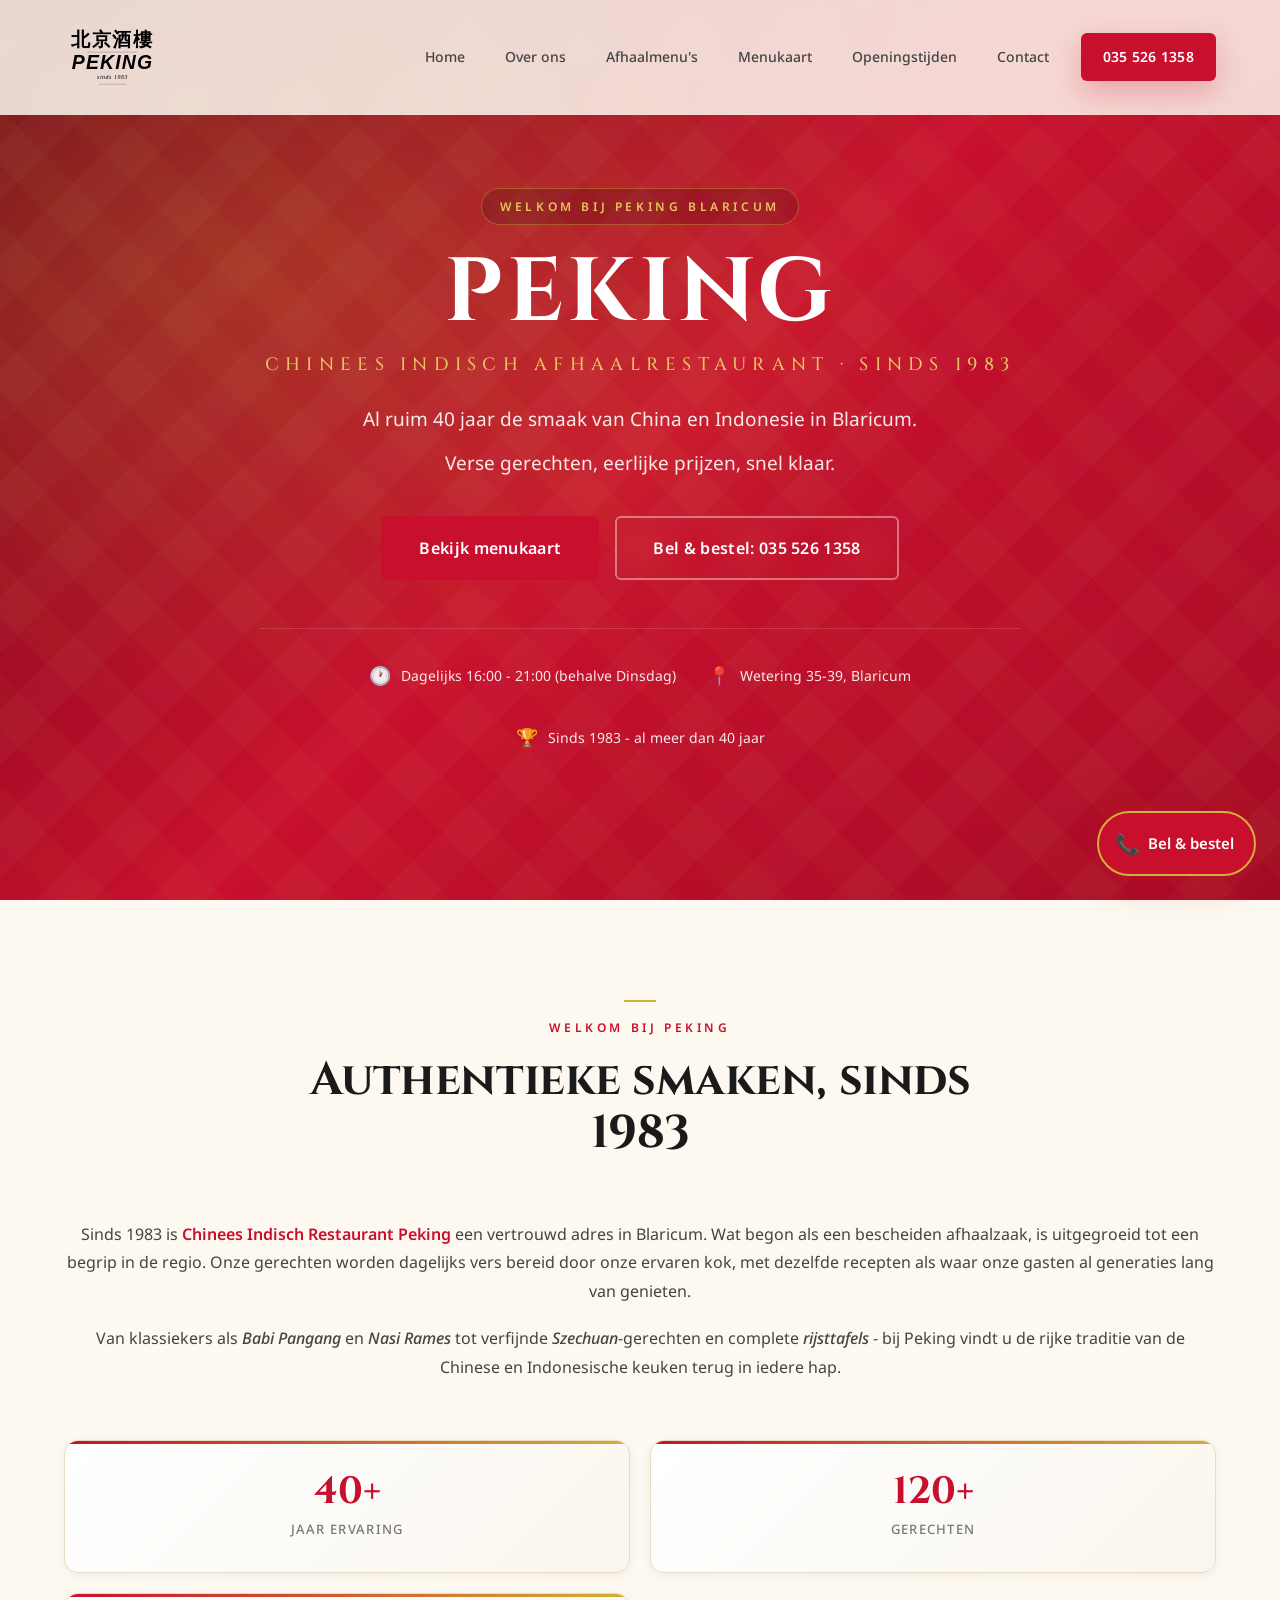
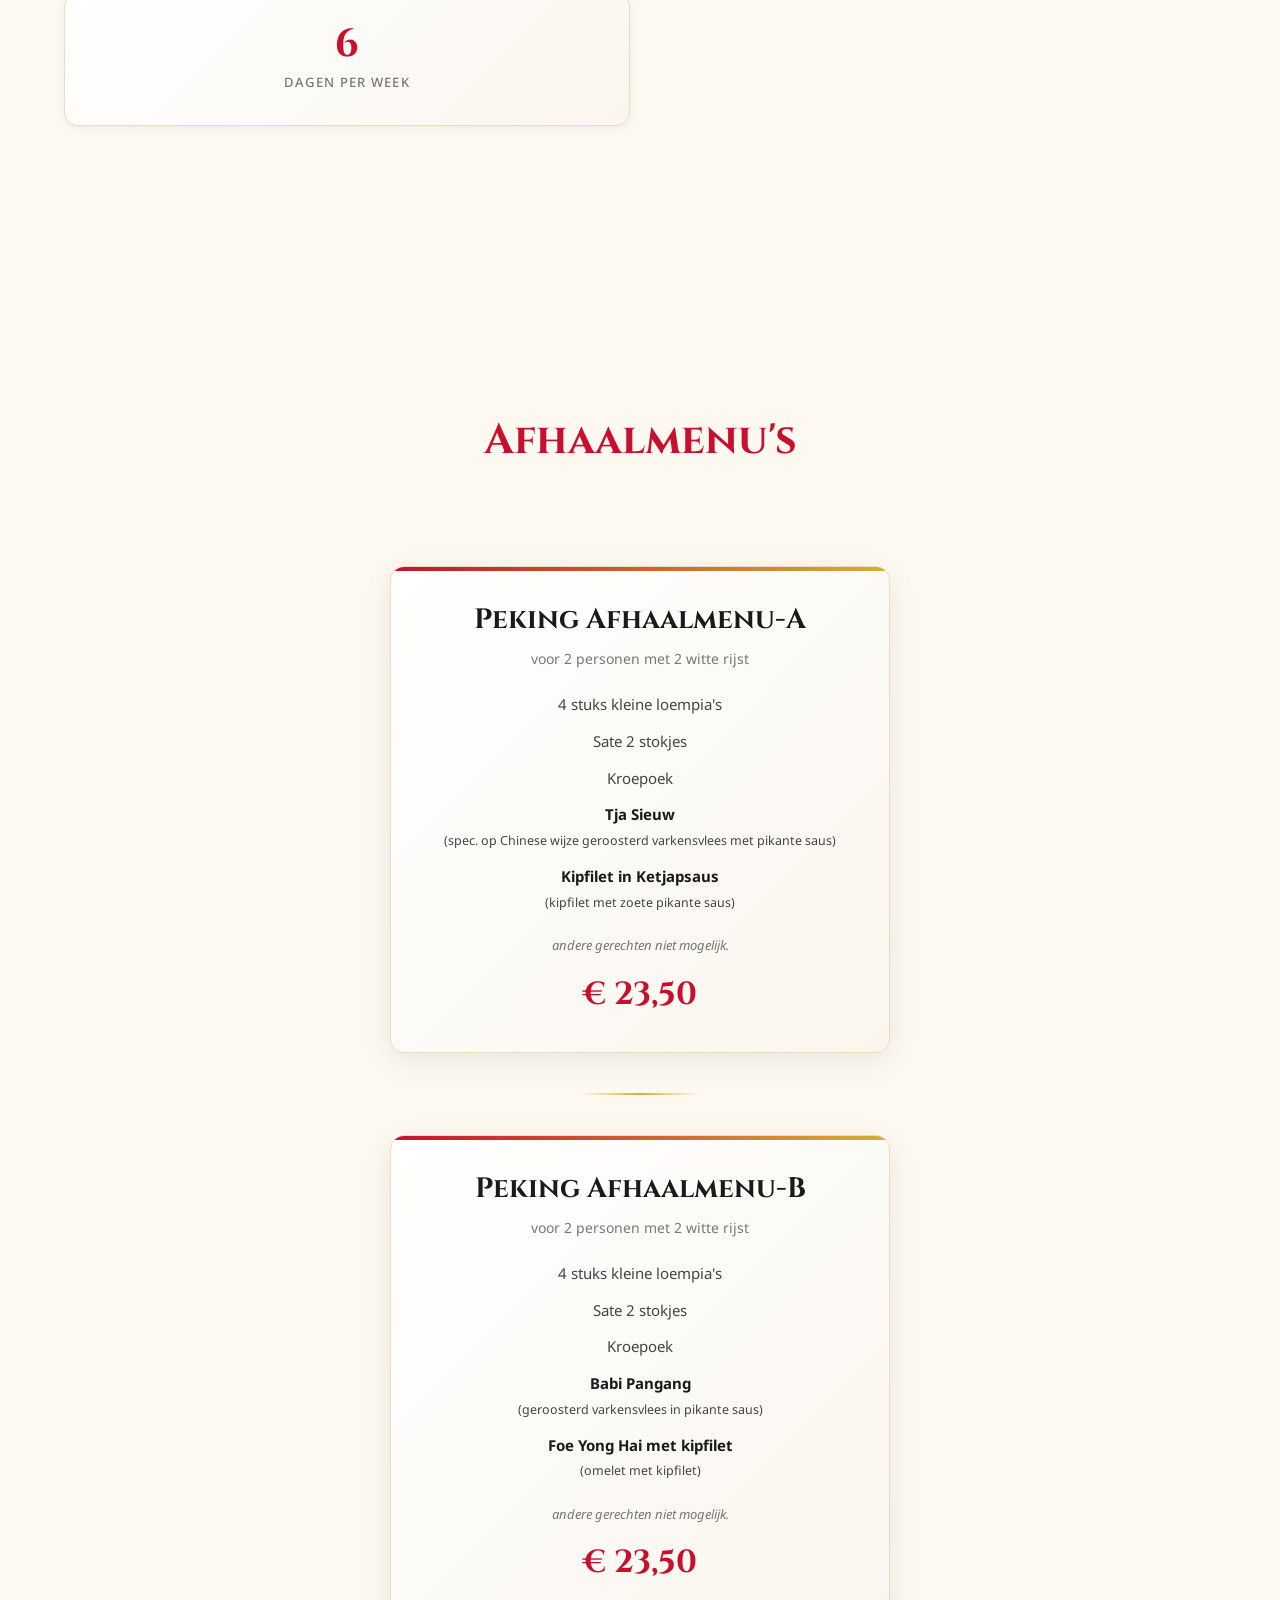
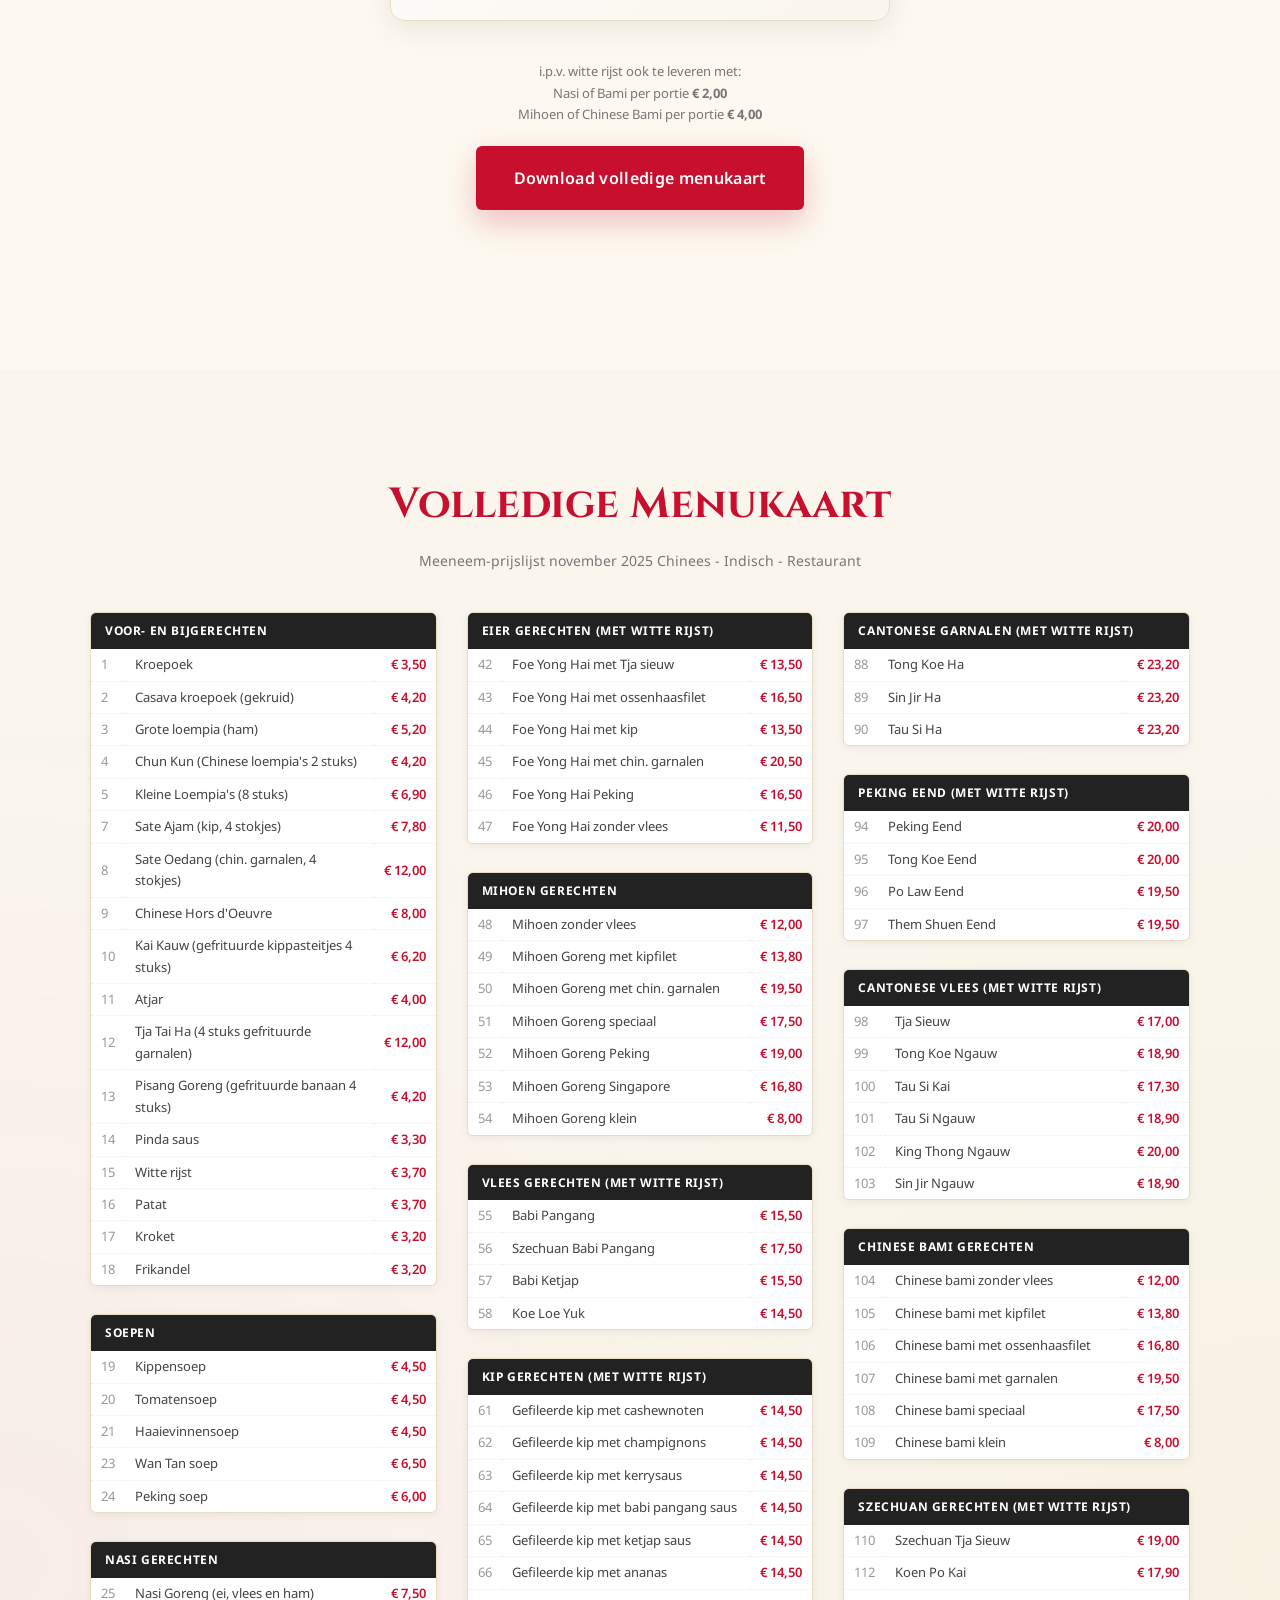
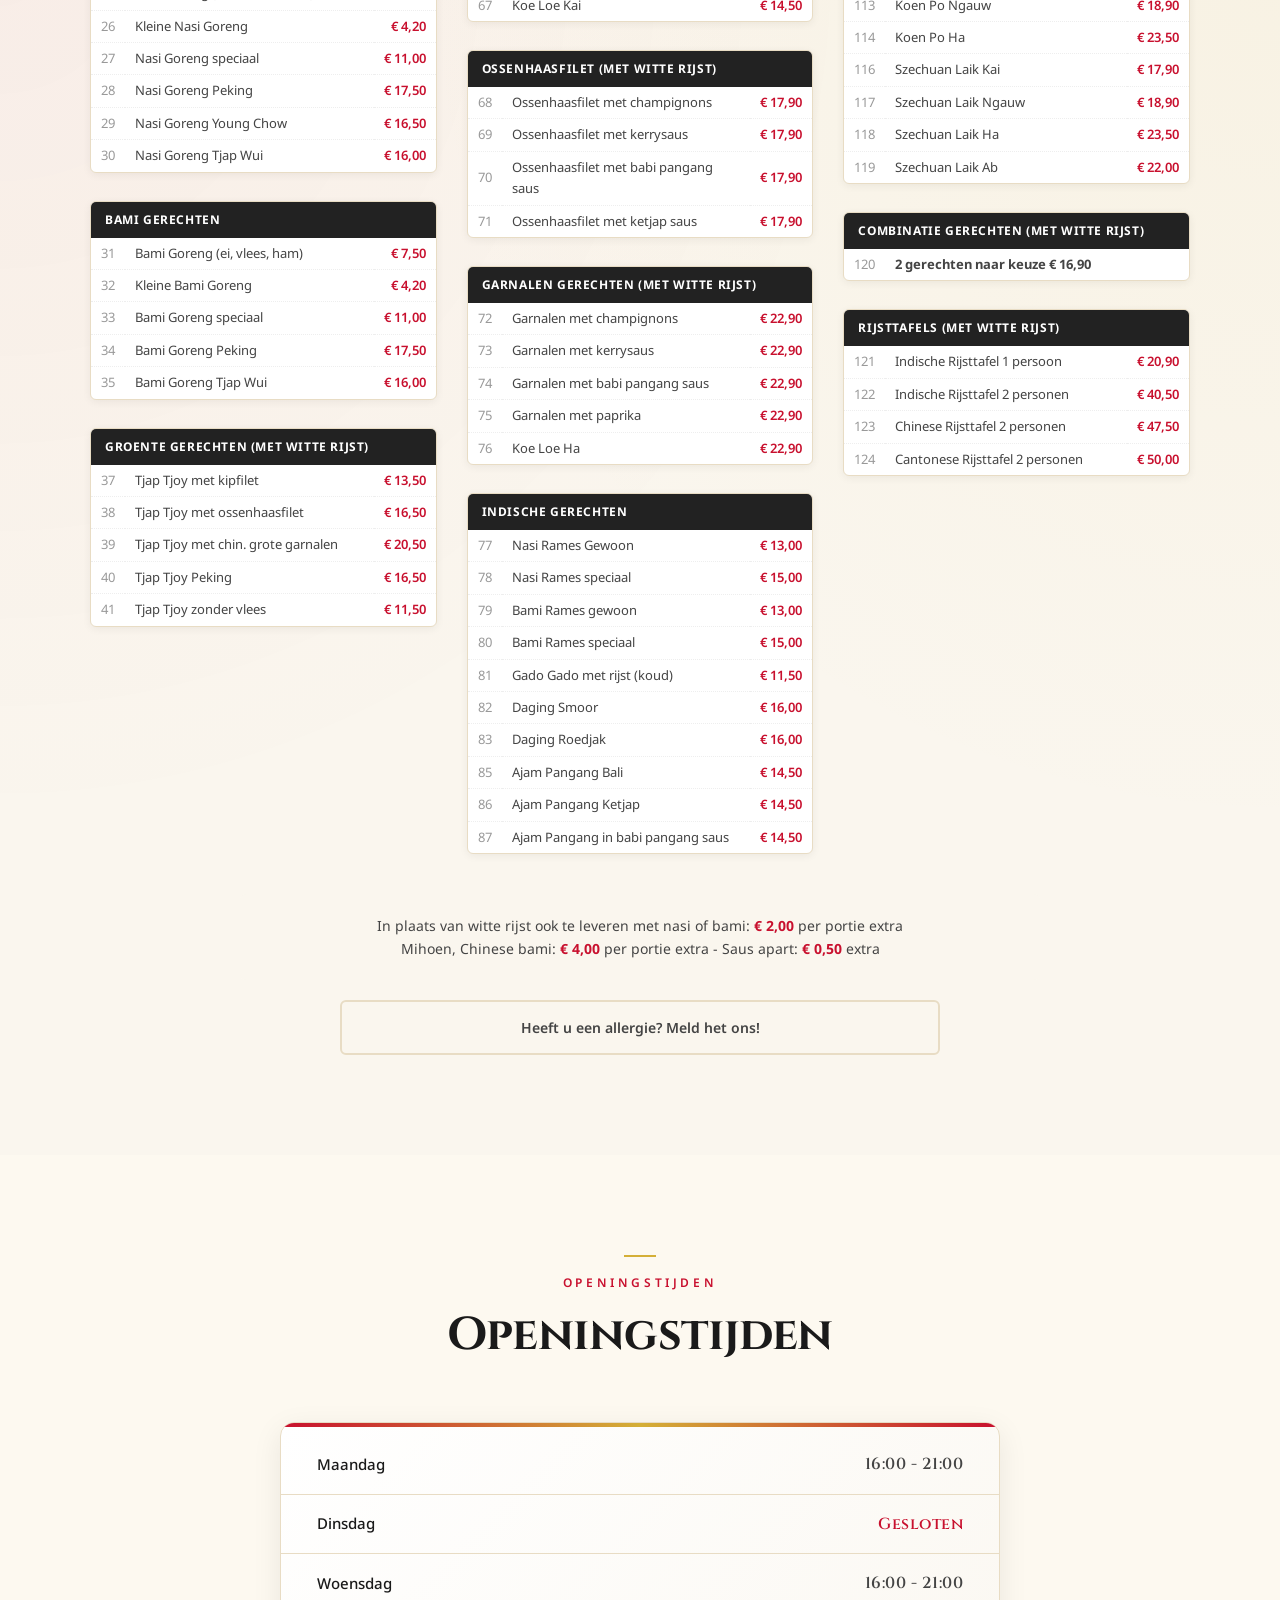
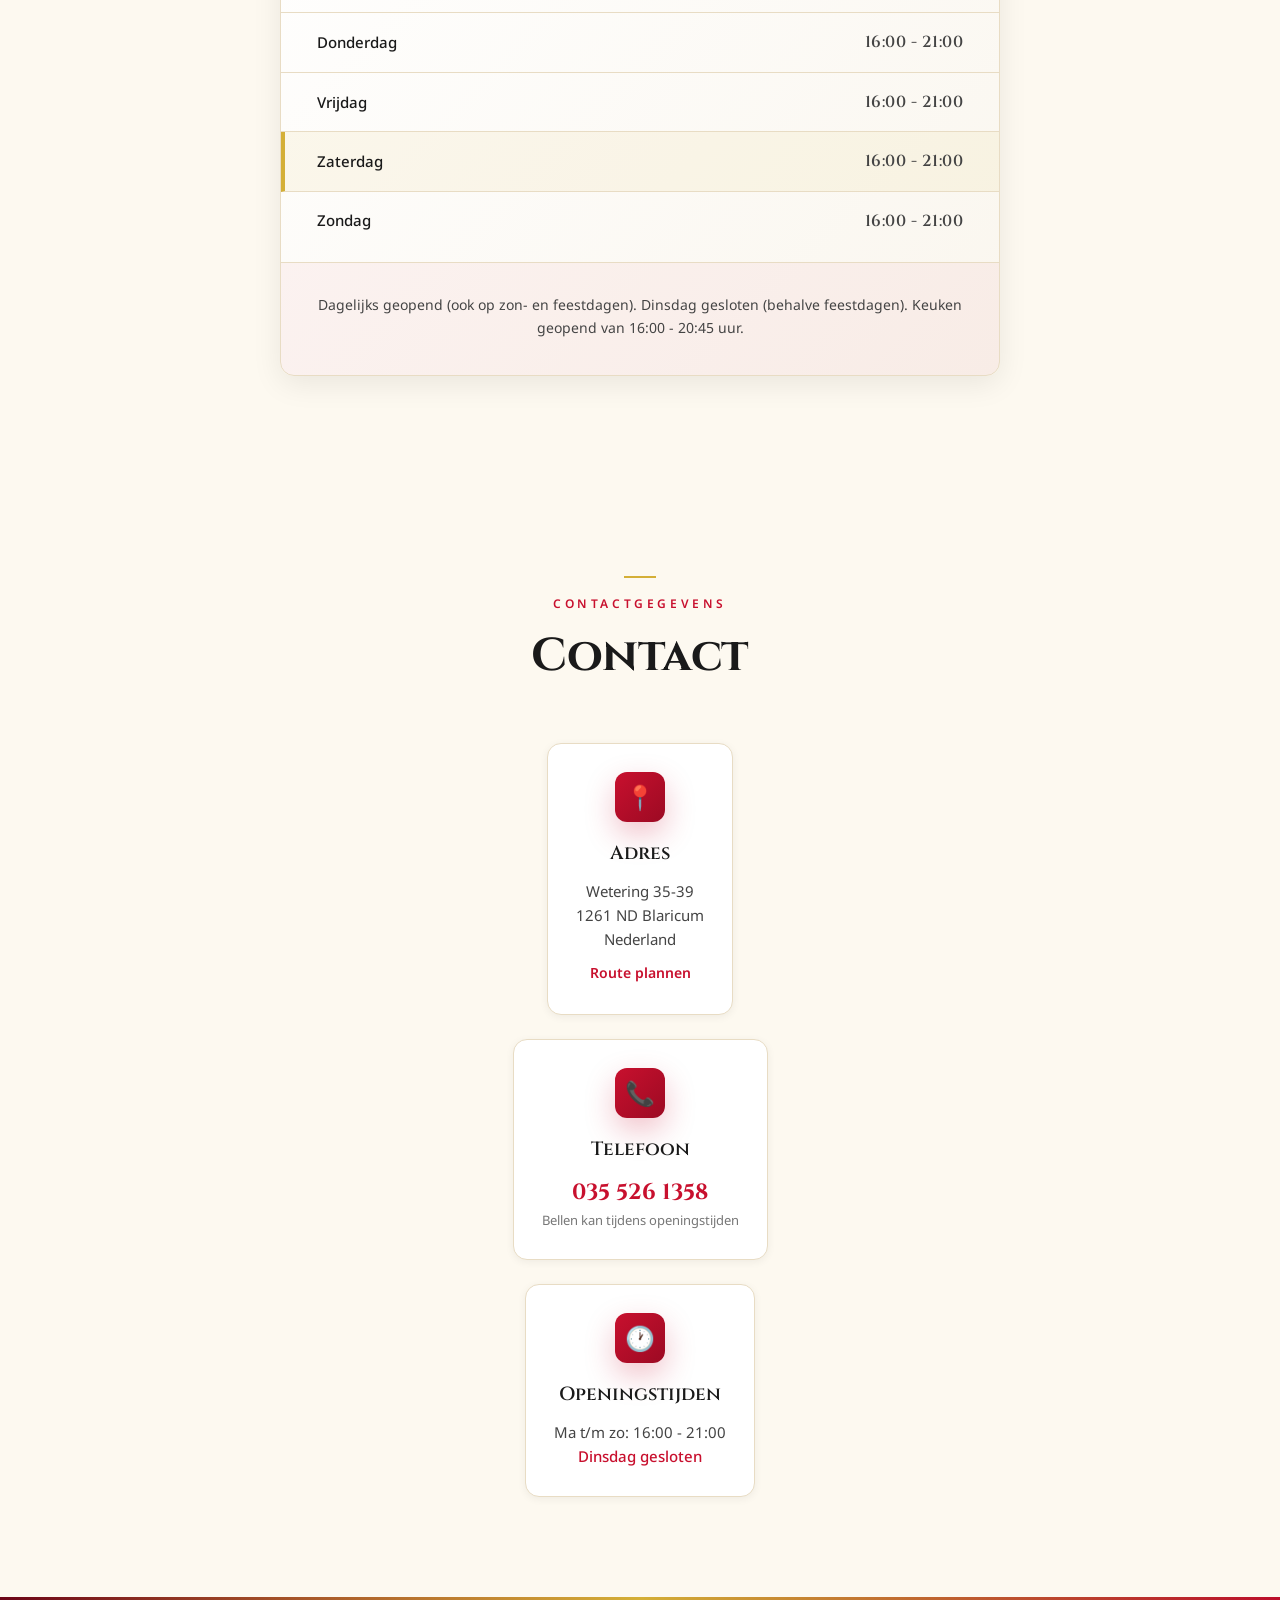
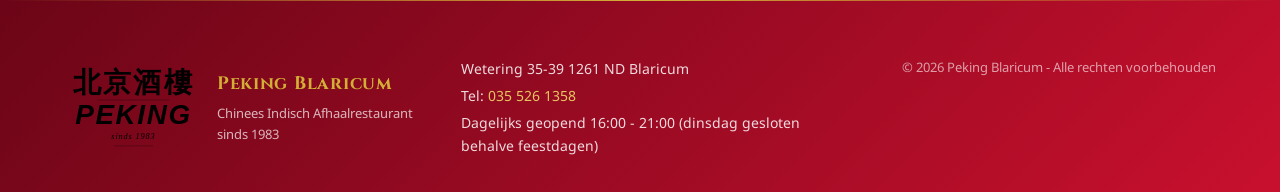
<file: index.html>
﻿<!DOCTYPE html>
<html lang="nl">
<head>
    <meta charset="UTF-8">
    <meta name="viewport" content="width=device-width, initial-scale=1.0">
    <meta name="description" content="Chinees Indisch Restaurant Peking in Blaricum - sinds 1983 uw adres voor authentieke Chinese en Indonesische afhaalgerechten.">
    <meta name="keywords" content="Peking Blaricum, chinees afhaal, chinees restaurant Blaricum, afhaalmenu, babi pangang, nasi, bami, rijsttafel">
    <title>Peking Blaricum — Chinees Indisch Afhaalrestaurant · sinds 1983</title>
    <link rel="stylesheet" href="/style.css">
    <link rel="preconnect" href="https://fonts.googleapis.com">
    <link rel="preconnect" href="https://fonts.gstatic.com" crossorigin>
    <link href="https://fonts.googleapis.com/css2?family=Cinzel:wght@500;700&family=Noto+Sans:wght@300;400;500;600;700&display=swap" rel="stylesheet">
    <link rel="icon" type="image/svg+xml" href="logo.svg">
    <style>
        .menu-table-section { padding: 80px 0 40px; }
        .menu-table-section h2 { font-family: var(--font-display); font-size: clamp(28px, 4vw, 42px); text-align: center; color: var(--color-red); margin-bottom: 40px; letter-spacing: 0.04em; }
        .menu-columns { column-count: 3; column-gap: 30px; max-width: 1100px; margin: 0 auto; }
        .menu-cat-block { break-inside: avoid; margin-bottom: 28px; background: #fff; border-radius: var(--radius); overflow: hidden; box-shadow: var(--shadow-sm); border: 1px solid var(--color-line); }
        .menu-cat-block-title { background: #222; color: #fff; padding: 8px 14px; font-size: 12px; font-weight: 700; text-transform: uppercase; letter-spacing: 0.05em; }
        .menu-cat-block table { width: 100%; border-collapse: collapse; }
        .menu-cat-block td { padding: 5px 10px; font-size: 13px; border-bottom: 1px dotted #eee; color: var(--color-ink-soft); }
        .menu-cat-block td.num { width: 30px; color: #999; }
        .menu-cat-block td.price { text-align: right; font-weight: 600; color: var(--color-red); white-space: nowrap; width: 60px; }
        .menu-cat-block tr:last-child td { border-bottom: 0; }
        .menu-cat-block tr:hover td { background: rgba(200,16,46,0.03); }
        .menu-note-box { max-width: 800px; margin: 40px auto 0; text-align: center; padding: 20px; background: var(--color-cream); border-radius: var(--radius); font-size: 14px; color: var(--color-ink-soft); }
        .menu-note-box strong { color: var(--color-red); }
        .menu-allergie { max-width: 600px; margin: 20px auto 0; text-align: center; padding: 14px 20px; border: 2px solid var(--color-line); border-radius: var(--radius); font-size: 14px; font-weight: 600; color: var(--color-ink-soft); }
        .afhaalmenus-hero { text-align: center; padding: 80px 0 60px; }
        .afhaalmenus-hero h2 { font-family: var(--font-display); font-size: clamp(28px, 4vw, 42px); color: var(--color-red); margin-bottom: 30px; }
        .afhaalmenu-centered { max-width: 500px; margin: 0 auto 40px; text-align: center; padding: 30px; background: linear-gradient(135deg, #fff 0%, var(--color-cream) 100%); border-radius: var(--radius-lg); border: 1px solid var(--color-line); box-shadow: var(--shadow-md); position: relative; overflow: hidden; }
        .afhaalmenu-centered::before { content: ''; position: absolute; top: 0; left: 0; right: 0; height: 4px; background: linear-gradient(90deg, var(--color-red), var(--color-gold)); }
        .afhaalmenu-centered h3 { font-family: var(--font-display); font-size: 28px; color: var(--color-ink); margin-bottom: 4px; }
        .afhaalmenu-centered .sub { color: var(--color-muted); font-size: 14px; margin-bottom: 16px; }
        .afhaalmenu-centered ul { list-style: none; padding: 0; margin: 0 0 16px; }
        .afhaalmenu-centered ul li { padding: 6px 0; font-size: 15px; color: var(--color-ink-soft); }
        .afhaalmenu-centered ul li strong { color: var(--color-ink); }
        .afhaalmenu-centered .note { font-size: 13px; color: var(--color-muted); font-style: italic; margin-bottom: 12px; }
        .afhaalmenu-centered .price { font-family: var(--font-display); font-size: 32px; font-weight: 700; color: var(--color-red); }
        .afhaalmenu-divider { width: 120px; height: 2px; background: linear-gradient(90deg, transparent, var(--color-gold), transparent); margin: 10px auto 40px; }
        .afhaalmenu-toeslag-center { text-align: center; font-size: 13px; color: var(--color-muted); padding: 0 20px 60px; }
        @media (max-width: 968px) { .menu-columns { column-count: 2; } }
        @media (max-width: 640px) { .menu-columns { column-count: 1; max-width: 480px; } .menu-cat-block td { font-size: 12px; padding: 4px 8px; } .afhaalmenus-hero { padding: 60px 0 40px; } .afhaalmenu-centered { margin: 0 20px 30px; } }
    </style>

    <!-- Umami Analytics -->
    <script defer src="https://cloud.umami.is/script.js" data-website-id="fb6c9660-5f54-41c3-b55c-ecc43cd89bbb"></script>
</head>
<body>

    <!-- Header -->
    <header class="header" id="header">
        <div class="container header-inner">
            <a href="index.html" class="logo logo-image">
                <img src="logo.svg" alt="Peking - sinds 1983" class="logo-img">
            </a>
            <button class="nav-toggle" id="navToggle" aria-label="Menu openen" aria-expanded="false">
                <span></span><span></span><span></span>
            </button>
            <nav class="nav" id="nav">
                <ul class="nav-list">
                    <li><a href="#home" class="nav-link">Home</a></li>
                    <li><a href="#over-ons" class="nav-link">Over ons</a></li>
                    <li><a href="#afhaalmenus" class="nav-link">Afhaalmenu's</a></li>
                    <li><a href="#menukaart" class="nav-link">Menukaart</a></li>
                    <li><a href="#openingstijden" class="nav-link">Openingstijden</a></li>
                    <li><a href="#contact" class="nav-link">Contact</a></li>
                    <li><a href="tel:0355261358" class="btn btn-primary nav-cta">035 526 1358</a></li>
                </ul>
            </nav>
        </div>
    </header>

    <!-- Hero -->
    <section class="hero" id="home">
        <div class="hero-bg"></div>
        <div class="hero-pattern"></div>
        <div class="container hero-inner">
            <div class="hero-content">
                <p class="hero-eyebrow">Welkom bij Peking Blaricum</p>
                <h1 class="hero-title">
                    <span class="hero-title-nl">Peking</span>
                    <span class="hero-title-sub">Chinees Indisch Afhaalrestaurant · sinds 1983</span>
                </h1>
                <div class="hero-subtitle-container">
                    <p class="hero-lead">Al ruim 40 jaar de smaak van China en Indonesie in Blaricum.</p>
                    <p class="hero-lead">Verse gerechten, eerlijke prijzen, snel klaar.</p>
                </div>
                <div class="hero-actions">
                    <a href="#afhaalmenus" class="btn btn-primary btn-lg">Bekijk menukaart</a>
                    <a href="tel:0355261358" class="btn btn-ghost btn-lg">Bel & bestel: 035 526 1358</a>
                </div>
                <div class="hero-meta">
                    <div class="hero-meta-item"><span class="hero-meta-icon">&#128336;</span><span>Dagelijks 16:00 - 21:00 (behalve Dinsdag)</span></div>
                    <div class="hero-meta-item"><span class="hero-meta-icon">&#128205;</span><span>Wetering 35-39, Blaricum</span></div>
                    <div class="hero-meta-item"><span class="hero-meta-icon">&#127942;</span><span>Sinds 1983 - al meer dan 40 jaar</span></div>
                </div>
            </div>
        </div>
    </section>

    <!-- Over ons -->
    <section class="section" id="over-ons">
        <div class="container">
            <div class="section-head section-head-center">
                <span class="section-eyebrow">Welkom bij Peking</span>
                <h2 class="section-title">Authentieke smaken, sinds 1983</h2>
            </div>
            <div class="about-grid">
                <div class="about-text">
                    <p>Sinds 1983 is <strong>Chinees Indisch Restaurant Peking</strong> een vertrouwd adres in Blaricum. Wat begon als een bescheiden afhaalzaak, is uitgegroeid tot een begrip in de regio. Onze gerechten worden dagelijks vers bereid door onze ervaren kok, met dezelfde recepten als waar onze gasten al generaties lang van genieten.</p>
                    <p>Van klassiekers als <em>Babi Pangang</em> en <em>Nasi Rames</em> tot verfijnde <em>Szechuan</em>-gerechten en complete <em>rijsttafels</em> - bij Peking vindt u de rijke traditie van de Chinese en Indonesische keuken terug in iedere hap.</p>
                </div>
                <div class="about-stats">
                    <div class="stat-card"><div class="stat-num">40+</div><div class="stat-label">Jaar ervaring</div></div>
                    <div class="stat-card"><div class="stat-num">120+</div><div class="stat-label">Gerechten</div></div>
                    <div class="stat-card"><div class="stat-num">6</div><div class="stat-label">Dagen per week</div></div>
                </div>
            </div>
        </div>
    </section>

    <!-- Afhaalmenu's -->
    <section class="section" id="afhaalmenus">
        <div class="container">
            <div class="afhaalmenus-hero"><h2>Afhaalmenu's</h2></div>
            <div class="afhaalmenu-centered">
                <h3>Peking Afhaalmenu-A</h3>
                <p class="sub">voor 2 personen met 2 witte rijst</p>
                <ul>
                    <li>4 stuks kleine loempia's</li>
                    <li>Sate 2 stokjes</li>
                    <li>Kroepoek</li>
                    <li><strong>Tja Sieuw</strong><br><small>(spec. op Chinese wijze geroosterd varkensvlees met pikante saus)</small></li>
                    <li><strong>Kipfilet in Ketjapsaus</strong><br><small>(kipfilet met zoete pikante saus)</small></li>
                </ul>
                <p class="note">andere gerechten niet mogelijk.</p>
                <div class="price">&euro; 23,50</div>
            </div>
            <div class="afhaalmenu-divider"></div>
            <div class="afhaalmenu-centered">
                <h3>Peking Afhaalmenu-B</h3>
                <p class="sub">voor 2 personen met 2 witte rijst</p>
                <ul>
                    <li>4 stuks kleine loempia's</li>
                    <li>Sate 2 stokjes</li>
                    <li>Kroepoek</li>
                    <li><strong>Babi Pangang</strong><br><small>(geroosterd varkensvlees in pikante saus)</small></li>
                    <li><strong>Foe Yong Hai met kipfilet</strong><br><small>(omelet met kipfilet)</small></li>
                </ul>
                <p class="note">andere gerechten niet mogelijk.</p>
                <div class="price">&euro; 23,50</div>
            </div>
            <div class="afhaalmenu-toeslag-center">
                <p>i.p.v. witte rijst ook te leveren met:<br>Nasi of Bami per portie <strong>&euro; 2,00</strong><br>Mihoen of Chinese Bami per portie <strong>&euro; 4,00</strong></p>
                <p style="text-align:center; margin-top:20px;">
<a href="menukaart-afbeelding.png" download
                       class="btn btn-primary btn-lg" style="display:inline-flex;">
        Download volledige menukaart
    </a>
                </p>
            </div>
        </div>
    </section>

    <!-- Menukaart -->
    <section class="section section-alt" id="menukaart">
        <div class="container">
            <h2 style="text-align:center; font-family: var(--font-display); font-size: clamp(28px, 4vw, 42px); color: var(--color-red); margin-bottom: 10px;">Volledige Menukaart</h2>
            <p style="text-align:center; color: var(--color-muted); margin-bottom: 40px; font-size: 14px;">Meeneem-prijslijst november 2025 Chinees - Indisch - Restaurant</p>

            <div class="menu-columns">
                <div class="menu-cat-block">
                    <div class="menu-cat-block-title">Voor- en Bijgerechten</div>
                    <table>
                        <tr><td class="num">1</td><td class="name">Kroepoek</td><td class="price">&euro; 3,50</td></tr>
                        <tr><td class="num">2</td><td class="name">Casava kroepoek (gekruid)</td><td class="price">&euro; 4,20</td></tr>
                        <tr><td class="num">3</td><td class="name">Grote loempia (ham)</td><td class="price">&euro; 5,20</td></tr>
                        <tr><td class="num">4</td><td class="name">Chun Kun (Chinese loempia's 2 stuks)</td><td class="price">&euro; 4,20</td></tr>
                        <tr><td class="num">5</td><td class="name">Kleine Loempia's (8 stuks)</td><td class="price">&euro; 6,90</td></tr>
                        <tr><td class="num">7</td><td class="name">Sate Ajam (kip, 4 stokjes)</td><td class="price">&euro; 7,80</td></tr>
                        <tr><td class="num">8</td><td class="name">Sate Oedang (chin. garnalen, 4 stokjes)</td><td class="price">&euro; 12,00</td></tr>
                        <tr><td class="num">9</td><td class="name">Chinese Hors d'Oeuvre</td><td class="price">&euro; 8,00</td></tr>
                        <tr><td class="num">10</td><td class="name">Kai Kauw (gefrituurde kippasteitjes 4 stuks)</td><td class="price">&euro; 6,20</td></tr>
                        <tr><td class="num">11</td><td class="name">Atjar</td><td class="price">&euro; 4,00</td></tr>
                        <tr><td class="num">12</td><td class="name">Tja Tai Ha (4 stuks gefrituurde garnalen)</td><td class="price">&euro; 12,00</td></tr>
                        <tr><td class="num">13</td><td class="name">Pisang Goreng (gefrituurde banaan 4 stuks)</td><td class="price">&euro; 4,20</td></tr>
                        <tr><td class="num">14</td><td class="name">Pinda saus</td><td class="price">&euro; 3,30</td></tr>
                        <tr><td class="num">15</td><td class="name">Witte rijst</td><td class="price">&euro; 3,70</td></tr>
                        <tr><td class="num">16</td><td class="name">Patat</td><td class="price">&euro; 3,70</td></tr>
                        <tr><td class="num">17</td><td class="name">Kroket</td><td class="price">&euro; 3,20</td></tr>
                        <tr><td class="num">18</td><td class="name">Frikandel</td><td class="price">&euro; 3,20</td></tr>
                    </table>
                </div>
                <div class="menu-cat-block">
                    <div class="menu-cat-block-title">Soepen</div>
                    <table>
                        <tr><td class="num">19</td><td class="name">Kippensoep</td><td class="price">&euro; 4,50</td></tr>
                        <tr><td class="num">20</td><td class="name">Tomatensoep</td><td class="price">&euro; 4,50</td></tr>
                        <tr><td class="num">21</td><td class="name">Haaievinnensoep</td><td class="price">&euro; 4,50</td></tr>
                        <tr><td class="num">23</td><td class="name">Wan Tan soep</td><td class="price">&euro; 6,50</td></tr>
                        <tr><td class="num">24</td><td class="name">Peking soep</td><td class="price">&euro; 6,00</td></tr>
                    </table>
                </div>
                <div class="menu-cat-block">
                    <div class="menu-cat-block-title">Nasi Gerechten</div>
                    <table>
                        <tr><td class="num">25</td><td class="name">Nasi Goreng (ei, vlees en ham)</td><td class="price">&euro; 7,50</td></tr>
                        <tr><td class="num">26</td><td class="name">Kleine Nasi Goreng</td><td class="price">&euro; 4,20</td></tr>
                        <tr><td class="num">27</td><td class="name">Nasi Goreng speciaal</td><td class="price">&euro; 11,00</td></tr>
                        <tr><td class="num">28</td><td class="name">Nasi Goreng Peking</td><td class="price">&euro; 17,50</td></tr>
                        <tr><td class="num">29</td><td class="name">Nasi Goreng Young Chow</td><td class="price">&euro; 16,50</td></tr>
                        <tr><td class="num">30</td><td class="name">Nasi Goreng Tjap Wui</td><td class="price">&euro; 16,00</td></tr>
                    </table>
                </div>
                <div class="menu-cat-block">
                    <div class="menu-cat-block-title">Bami Gerechten</div>
                    <table>
                        <tr><td class="num">31</td><td class="name">Bami Goreng (ei, vlees, ham)</td><td class="price">&euro; 7,50</td></tr>
                        <tr><td class="num">32</td><td class="name">Kleine Bami Goreng</td><td class="price">&euro; 4,20</td></tr>
                        <tr><td class="num">33</td><td class="name">Bami Goreng speciaal</td><td class="price">&euro; 11,00</td></tr>
                        <tr><td class="num">34</td><td class="name">Bami Goreng Peking</td><td class="price">&euro; 17,50</td></tr>
                        <tr><td class="num">35</td><td class="name">Bami Goreng Tjap Wui</td><td class="price">&euro; 16,00</td></tr>
                    </table>
                </div>
                <div class="menu-cat-block">
                    <div class="menu-cat-block-title">Groente Gerechten (met witte rijst)</div>
                    <table>
                        <tr><td class="num">37</td><td class="name">Tjap Tjoy met kipfilet</td><td class="price">&euro; 13,50</td></tr>
                        <tr><td class="num">38</td><td class="name">Tjap Tjoy met ossenhaasfilet</td><td class="price">&euro; 16,50</td></tr>
                        <tr><td class="num">39</td><td class="name">Tjap Tjoy met chin. grote garnalen</td><td class="price">&euro; 20,50</td></tr>
                        <tr><td class="num">40</td><td class="name">Tjap Tjoy Peking</td><td class="price">&euro; 16,50</td></tr>
                        <tr><td class="num">41</td><td class="name">Tjap Tjoy zonder vlees</td><td class="price">&euro; 11,50</td></tr>
                    </table>
                </div>
                <div class="menu-cat-block">
                    <div class="menu-cat-block-title">Eier Gerechten (met witte rijst)</div>
                    <table>
                        <tr><td class="num">42</td><td class="name">Foe Yong Hai met Tja sieuw</td><td class="price">&euro; 13,50</td></tr>
                        <tr><td class="num">43</td><td class="name">Foe Yong Hai met ossenhaasfilet</td><td class="price">&euro; 16,50</td></tr>
                        <tr><td class="num">44</td><td class="name">Foe Yong Hai met kip</td><td class="price">&euro; 13,50</td></tr>
                        <tr><td class="num">45</td><td class="name">Foe Yong Hai met chin. garnalen</td><td class="price">&euro; 20,50</td></tr>
                        <tr><td class="num">46</td><td class="name">Foe Yong Hai Peking</td><td class="price">&euro; 16,50</td></tr>
                        <tr><td class="num">47</td><td class="name">Foe Yong Hai zonder vlees</td><td class="price">&euro; 11,50</td></tr>
                    </table>
                </div>
                <div class="menu-cat-block">
                    <div class="menu-cat-block-title">Mihoen Gerechten</div>
                    <table>
                        <tr><td class="num">48</td><td class="name">Mihoen zonder vlees</td><td class="price">&euro; 12,00</td></tr>
                        <tr><td class="num">49</td><td class="name">Mihoen Goreng met kipfilet</td><td class="price">&euro; 13,80</td></tr>
                        <tr><td class="num">50</td><td class="name">Mihoen Goreng met chin. garnalen</td><td class="price">&euro; 19,50</td></tr>
                        <tr><td class="num">51</td><td class="name">Mihoen Goreng speciaal</td><td class="price">&euro; 17,50</td></tr>
                        <tr><td class="num">52</td><td class="name">Mihoen Goreng Peking</td><td class="price">&euro; 19,00</td></tr>
                        <tr><td class="num">53</td><td class="name">Mihoen Goreng Singapore</td><td class="price">&euro; 16,80</td></tr>
                        <tr><td class="num">54</td><td class="name">Mihoen Goreng klein</td><td class="price">&euro; 8,00</td></tr>
                    </table>
                </div>
                <div class="menu-cat-block">
                    <div class="menu-cat-block-title">Vlees Gerechten (met witte rijst)</div>
                    <table>
                        <tr><td class="num">55</td><td class="name">Babi Pangang</td><td class="price">&euro; 15,50</td></tr>
                        <tr><td class="num">56</td><td class="name">Szechuan Babi Pangang</td><td class="price">&euro; 17,50</td></tr>
                        <tr><td class="num">57</td><td class="name">Babi Ketjap</td><td class="price">&euro; 15,50</td></tr>
                        <tr><td class="num">58</td><td class="name">Koe Loe Yuk</td><td class="price">&euro; 14,50</td></tr>
                    </table>
                </div>
                <div class="menu-cat-block">
                    <div class="menu-cat-block-title">Kip Gerechten (met witte rijst)</div>
                    <table>
                        <tr><td class="num">61</td><td class="name">Gefileerde kip met cashewnoten</td><td class="price">&euro; 14,50</td></tr>
                        <tr><td class="num">62</td><td class="name">Gefileerde kip met champignons</td><td class="price">&euro; 14,50</td></tr>
                        <tr><td class="num">63</td><td class="name">Gefileerde kip met kerrysaus</td><td class="price">&euro; 14,50</td></tr>
                        <tr><td class="num">64</td><td class="name">Gefileerde kip met babi pangang saus</td><td class="price">&euro; 14,50</td></tr>
                        <tr><td class="num">65</td><td class="name">Gefileerde kip met ketjap saus</td><td class="price">&euro; 14,50</td></tr>
                        <tr><td class="num">66</td><td class="name">Gefileerde kip met ananas</td><td class="price">&euro; 14,50</td></tr>
                        <tr><td class="num">67</td><td class="name">Koe Loe Kai</td><td class="price">&euro; 14,50</td></tr>
                    </table>
                </div>
                <div class="menu-cat-block">
                    <div class="menu-cat-block-title">Ossenhaasfilet (met witte rijst)</div>
                    <table>
                        <tr><td class="num">68</td><td class="name">Ossenhaasfilet met champignons</td><td class="price">&euro; 17,90</td></tr>
                        <tr><td class="num">69</td><td class="name">Ossenhaasfilet met kerrysaus</td><td class="price">&euro; 17,90</td></tr>
                        <tr><td class="num">70</td><td class="name">Ossenhaasfilet met babi pangang saus</td><td class="price">&euro; 17,90</td></tr>
                        <tr><td class="num">71</td><td class="name">Ossenhaasfilet met ketjap saus</td><td class="price">&euro; 17,90</td></tr>
                    </table>
                </div>
                <div class="menu-cat-block">
                    <div class="menu-cat-block-title">Garnalen Gerechten (met witte rijst)</div>
                    <table>
                        <tr><td class="num">72</td><td class="name">Garnalen met champignons</td><td class="price">&euro; 22,90</td></tr>
                        <tr><td class="num">73</td><td class="name">Garnalen met kerrysaus</td><td class="price">&euro; 22,90</td></tr>
                        <tr><td class="num">74</td><td class="name">Garnalen met babi pangang saus</td><td class="price">&euro; 22,90</td></tr>
                        <tr><td class="num">75</td><td class="name">Garnalen met paprika</td><td class="price">&euro; 22,90</td></tr>
                        <tr><td class="num">76</td><td class="name">Koe Loe Ha</td><td class="price">&euro; 22,90</td></tr>
                    </table>
                </div>
                <div class="menu-cat-block">
                    <div class="menu-cat-block-title">Indische Gerechten</div>
                    <table>
                        <tr><td class="num">77</td><td class="name">Nasi Rames Gewoon</td><td class="price">&euro; 13,00</td></tr>
                        <tr><td class="num">78</td><td class="name">Nasi Rames speciaal</td><td class="price">&euro; 15,00</td></tr>
                        <tr><td class="num">79</td><td class="name">Bami Rames gewoon</td><td class="price">&euro; 13,00</td></tr>
                        <tr><td class="num">80</td><td class="name">Bami Rames speciaal</td><td class="price">&euro; 15,00</td></tr>
                        <tr><td class="num">81</td><td class="name">Gado Gado met rijst (koud)</td><td class="price">&euro; 11,50</td></tr>
                        <tr><td class="num">82</td><td class="name">Daging Smoor</td><td class="price">&euro; 16,00</td></tr>
                        <tr><td class="num">83</td><td class="name">Daging Roedjak</td><td class="price">&euro; 16,00</td></tr>
                        <tr><td class="num">85</td><td class="name">Ajam Pangang Bali</td><td class="price">&euro; 14,50</td></tr>
                        <tr><td class="num">86</td><td class="name">Ajam Pangang Ketjap</td><td class="price">&euro; 14,50</td></tr>
                        <tr><td class="num">87</td><td class="name">Ajam Pangang in babi pangang saus</td><td class="price">&euro; 14,50</td></tr>
                    </table>
                </div>
                <div class="menu-cat-block">
                    <div class="menu-cat-block-title">Cantonese Garnalen (met witte rijst)</div>
                    <table>
                        <tr><td class="num">88</td><td class="name">Tong Koe Ha</td><td class="price">&euro; 23,20</td></tr>
                        <tr><td class="num">89</td><td class="name">Sin Jir Ha</td><td class="price">&euro; 23,20</td></tr>
                        <tr><td class="num">90</td><td class="name">Tau Si Ha</td><td class="price">&euro; 23,20</td></tr>
                    </table>
                </div>
                <div class="menu-cat-block">
                    <div class="menu-cat-block-title">Peking Eend (met witte rijst)</div>
                    <table>
                        <tr><td class="num">94</td><td class="name">Peking Eend</td><td class="price">&euro; 20,00</td></tr>
                        <tr><td class="num">95</td><td class="name">Tong Koe Eend</td><td class="price">&euro; 20,00</td></tr>
                        <tr><td class="num">96</td><td class="name">Po Law Eend</td><td class="price">&euro; 19,50</td></tr>
                        <tr><td class="num">97</td><td class="name">Them Shuen Eend</td><td class="price">&euro; 19,50</td></tr>
                    </table>
                </div>
                <div class="menu-cat-block">
                    <div class="menu-cat-block-title">Cantonese Vlees (met witte rijst)</div>
                    <table>
                        <tr><td class="num">98</td><td class="name">Tja Sieuw</td><td class="price">&euro; 17,00</td></tr>
                        <tr><td class="num">99</td><td class="name">Tong Koe Ngauw</td><td class="price">&euro; 18,90</td></tr>
                        <tr><td class="num">100</td><td class="name">Tau Si Kai</td><td class="price">&euro; 17,30</td></tr>
                        <tr><td class="num">101</td><td class="name">Tau Si Ngauw</td><td class="price">&euro; 18,90</td></tr>
                        <tr><td class="num">102</td><td class="name">King Thong Ngauw</td><td class="price">&euro; 20,00</td></tr>
                        <tr><td class="num">103</td><td class="name">Sin Jir Ngauw</td><td class="price">&euro; 18,90</td></tr>
                    </table>
                </div>
                <div class="menu-cat-block">
                    <div class="menu-cat-block-title">Chinese Bami Gerechten</div>
                    <table>
                        <tr><td class="num">104</td><td class="name">Chinese bami zonder vlees</td><td class="price">&euro; 12,00</td></tr>
                        <tr><td class="num">105</td><td class="name">Chinese bami met kipfilet</td><td class="price">&euro; 13,80</td></tr>
                        <tr><td class="num">106</td><td class="name">Chinese bami met ossenhaasfilet</td><td class="price">&euro; 16,80</td></tr>
                        <tr><td class="num">107</td><td class="name">Chinese bami met garnalen</td><td class="price">&euro; 19,50</td></tr>
                        <tr><td class="num">108</td><td class="name">Chinese bami speciaal</td><td class="price">&euro; 17,50</td></tr>
                        <tr><td class="num">109</td><td class="name">Chinese bami klein</td><td class="price">&euro; 8,00</td></tr>
                    </table>
                </div>
                <div class="menu-cat-block">
                    <div class="menu-cat-block-title">Szechuan Gerechten (met witte rijst)</div>
                    <table>
                        <tr><td class="num">110</td><td class="name">Szechuan Tja Sieuw</td><td class="price">&euro; 19,00</td></tr>
                        <tr><td class="num">112</td><td class="name">Koen Po Kai</td><td class="price">&euro; 17,90</td></tr>
                        <tr><td class="num">113</td><td class="name">Koen Po Ngauw</td><td class="price">&euro; 18,90</td></tr>
                        <tr><td class="num">114</td><td class="name">Koen Po Ha</td><td class="price">&euro; 23,50</td></tr>
                        <tr><td class="num">116</td><td class="name">Szechuan Laik Kai</td><td class="price">&euro; 17,90</td></tr>
                        <tr><td class="num">117</td><td class="name">Szechuan Laik Ngauw</td><td class="price">&euro; 18,90</td></tr>
                        <tr><td class="num">118</td><td class="name">Szechuan Laik Ha</td><td class="price">&euro; 23,50</td></tr>
                        <tr><td class="num">119</td><td class="name">Szechuan Laik Ab</td><td class="price">&euro; 22,00</td></tr>
                    </table>
                </div>
                <div class="menu-cat-block">
                    <div class="menu-cat-block-title">Combinatie Gerechten (met witte rijst)</div>
                    <table>
                        <tr><td class="num">120</td><td class="name" colspan="2"><strong>2 gerechten naar keuze &euro; 16,90</strong></td></tr>
                    </table>
                </div>
                <div class="menu-cat-block">
                    <div class="menu-cat-block-title">Rijsttafels (met witte rijst)</div>
                    <table>
                        <tr><td class="num">121</td><td class="name">Indische Rijsttafel 1 persoon</td><td class="price">&euro; 20,90</td></tr>
                        <tr><td class="num">122</td><td class="name">Indische Rijsttafel 2 personen</td><td class="price">&euro; 40,50</td></tr>
                        <tr><td class="num">123</td><td class="name">Chinese Rijsttafel 2 personen</td><td class="price">&euro; 47,50</td></tr>
                        <tr><td class="num">124</td><td class="name">Cantonese Rijsttafel 2 personen</td><td class="price">&euro; 50,00</td></tr>
                    </table>
                </div>
            </div>

            <div class="menu-note-box">
                <p>In plaats van witte rijst ook te leveren met nasi of bami: <strong>&euro; 2,00</strong> per portie extra<br>
                Mihoen, Chinese bami: <strong>&euro; 4,00</strong> per portie extra - Saus apart: <strong>&euro; 0,50</strong> extra</p>
            </div>
            <div class="menu-allergie">Heeft u een allergie? Meld het ons!</div>
            <!-- Image Overlay -->
            
    </section>

    <!-- Openingstijden -->
    <section class="section" id="openingstijden">
        <div class="container">
            <div class="section-head section-head-center">
                <span class="section-eyebrow">Openingstijden</span>
                <h2 class="section-title">Openingstijden</h2>
            </div>
            <div class="hours-card">
                <div class="hours-list">
                    <div class="hours-row"><span class="hours-day">Maandag</span><span class="hours-time">16:00 - 21:00</span></div>
                    <div class="hours-row closed"><span class="hours-day">Dinsdag</span><span class="hours-time">Gesloten</span></div>
                    <div class="hours-row"><span class="hours-day">Woensdag</span><span class="hours-time">16:00 - 21:00</span></div>
                    <div class="hours-row"><span class="hours-day">Donderdag</span><span class="hours-time">16:00 - 21:00</span></div>
                    <div class="hours-row"><span class="hours-day">Vrijdag</span><span class="hours-time">16:00 - 21:00</span></div>
                    <div class="hours-row"><span class="hours-day">Zaterdag</span><span class="hours-time">16:00 - 21:00</span></div>
                    <div class="hours-row"><span class="hours-day">Zondag</span><span class="hours-time">16:00 - 21:00</span></div>
                </div>
                <div class="hours-note">
                    <p>Dagelijks geopend (ook op zon- en feestdagen). Dinsdag gesloten (behalve feestdagen). Keuken geopend van 16:00 - 20:45 uur.</p>
                </div>
            </div>
        </div>
    </section>

    <!-- Contact -->
    <section class="section" id="contact">
        <div class="container">
            <div class="section-head section-head-center">
                <span class="section-eyebrow">Contactgegevens</span>
                <h2 class="section-title">Contact</h2>
            </div>
            <div class="contact-grid" style="text-align:center;">
                <div class="contact-info" style="align-items:center;">
                    <div class="contact-block" style="text-align:center;">
                        <div class="contact-icon" style="margin:0 auto 16px;">&#128205;</div>
                        <h3>Adres</h3>
                        <p>Wetering 35-39<br>1261 ND Blaricum<br>Nederland</p>
                        <a href="https://www.google.com/maps/search/?api=1&query=Wetering+35-39+Blaricum" target="_blank" rel="noopener" class="link-arrow">Route plannen</a>
                    </div>
                    <div class="contact-block" style="text-align:center;">
                        <div class="contact-icon" style="margin:0 auto 16px;">&#128222;</div>
                        <h3>Telefoon</h3>
                        <p><a href="tel:0355261358" class="link-strong">035 526 1358</a></p>
                        <p class="muted">Bellen kan tijdens openingstijden</p>
                    </div>
                    <div class="contact-block" style="text-align:center;">
                        <div class="contact-icon" style="margin:0 auto 16px;">&#128336;</div>
                        <h3>Openingstijden</h3>
                        <p>Ma t/m zo: 16:00 - 21:00<br><em>Dinsdag gesloten</em></p>
                    </div>
                </div>
            </div>
        </div>
    </section>

    <!-- Footer -->
    <footer class="footer">
        <div class="container footer-inner">
            <div class="footer-brand">
                <img src="logo.svg" alt="Peking" class="logo-img logo-img-footer">
                <div>
                    <strong>Peking Blaricum</strong>
                    <p>Chinees Indisch Afhaalrestaurant sinds 1983</p>
                </div>
            </div>
            <div class="footer-info">
                <p>Wetering 35-39 1261 ND Blaricum</p>
                <p>Tel: <a href="tel:0355261358">035 526 1358</a></p>
                <p>Dagelijks geopend 16:00 - 21:00 (dinsdag gesloten behalve feestdagen)</p>
            </div>
            <div class="footer-copy">
                <p>&copy; <span id="year"></span> Peking Blaricum - Alle rechten voorbehouden</p>
            </div>
        </div>
    </footer>

    <a href="tel:0355261358" class="floating-call" aria-label="Bel Peking Blaricum">
        <span class="floating-call-icon">&#128222;</span>
        <span class="floating-call-text">Bel & bestel</span>
    </a>

    <script src="/script.js"></script>
</body>
</html>
</file>
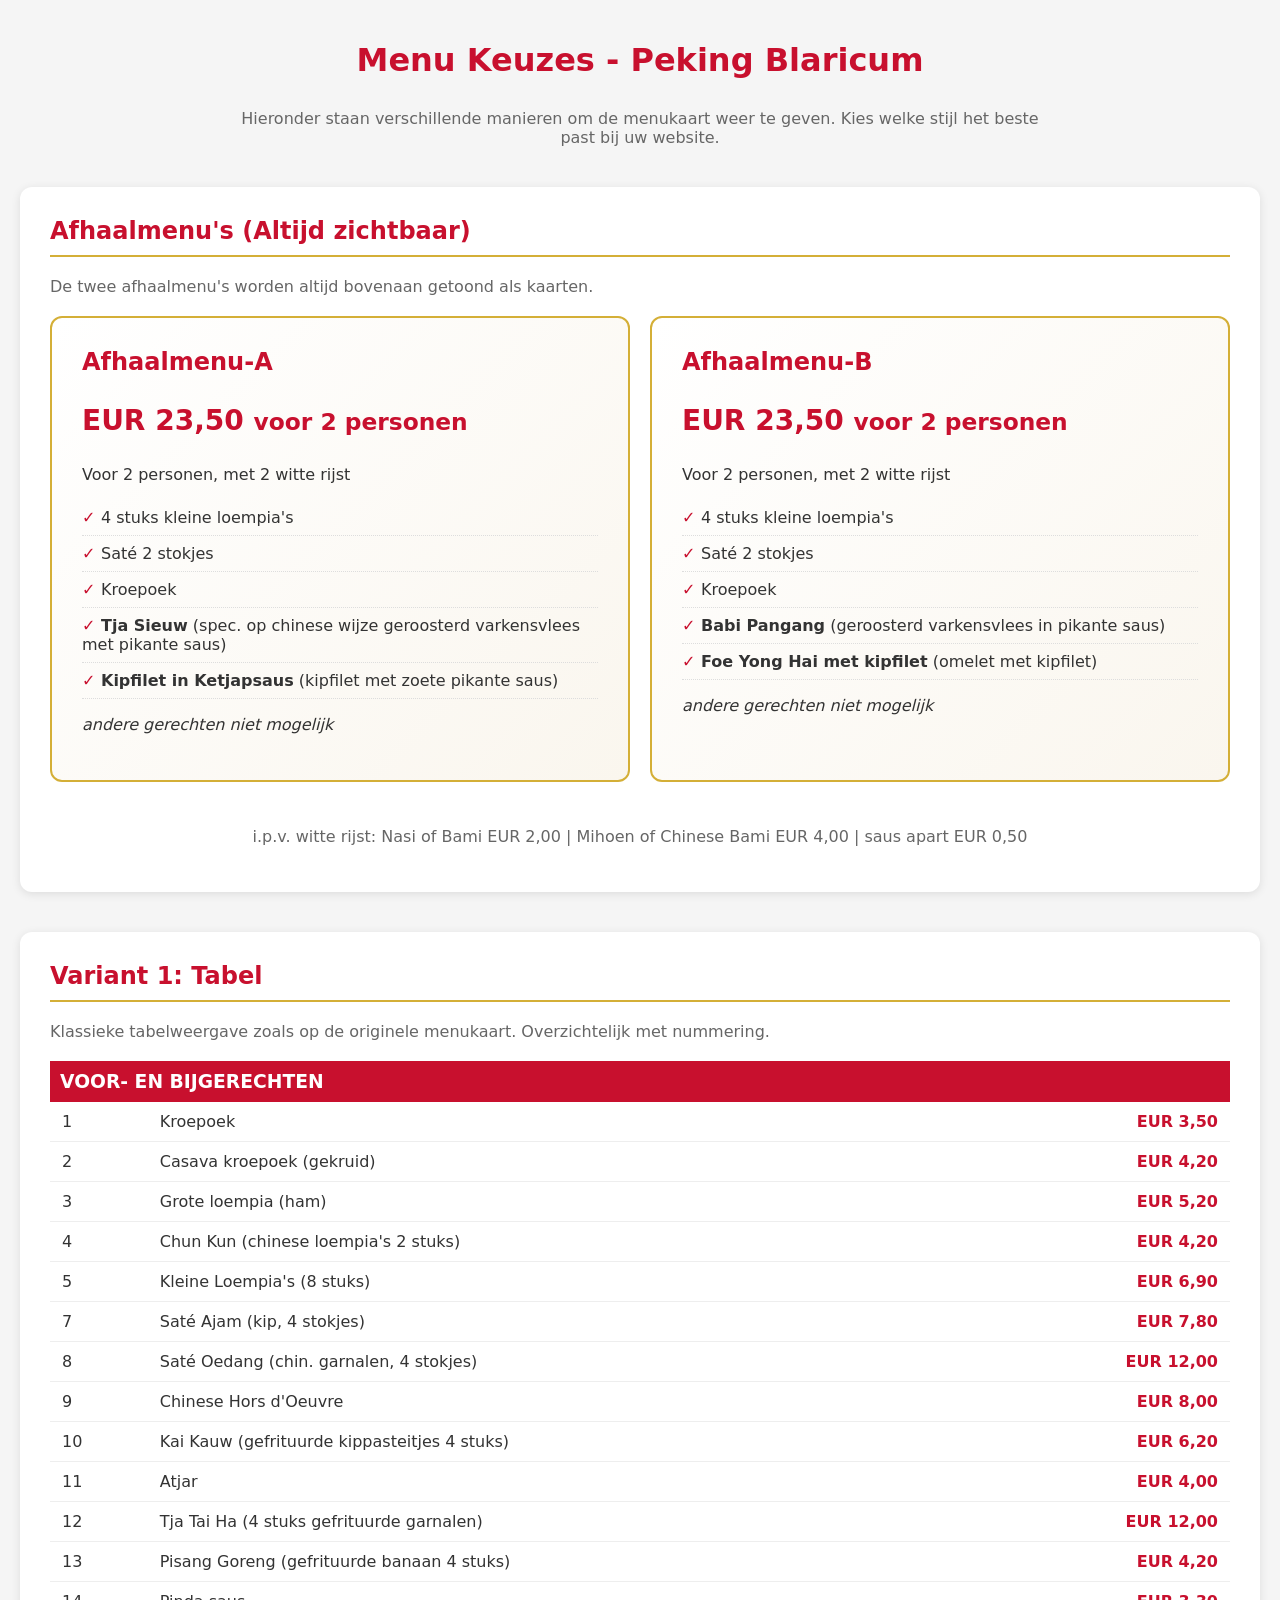
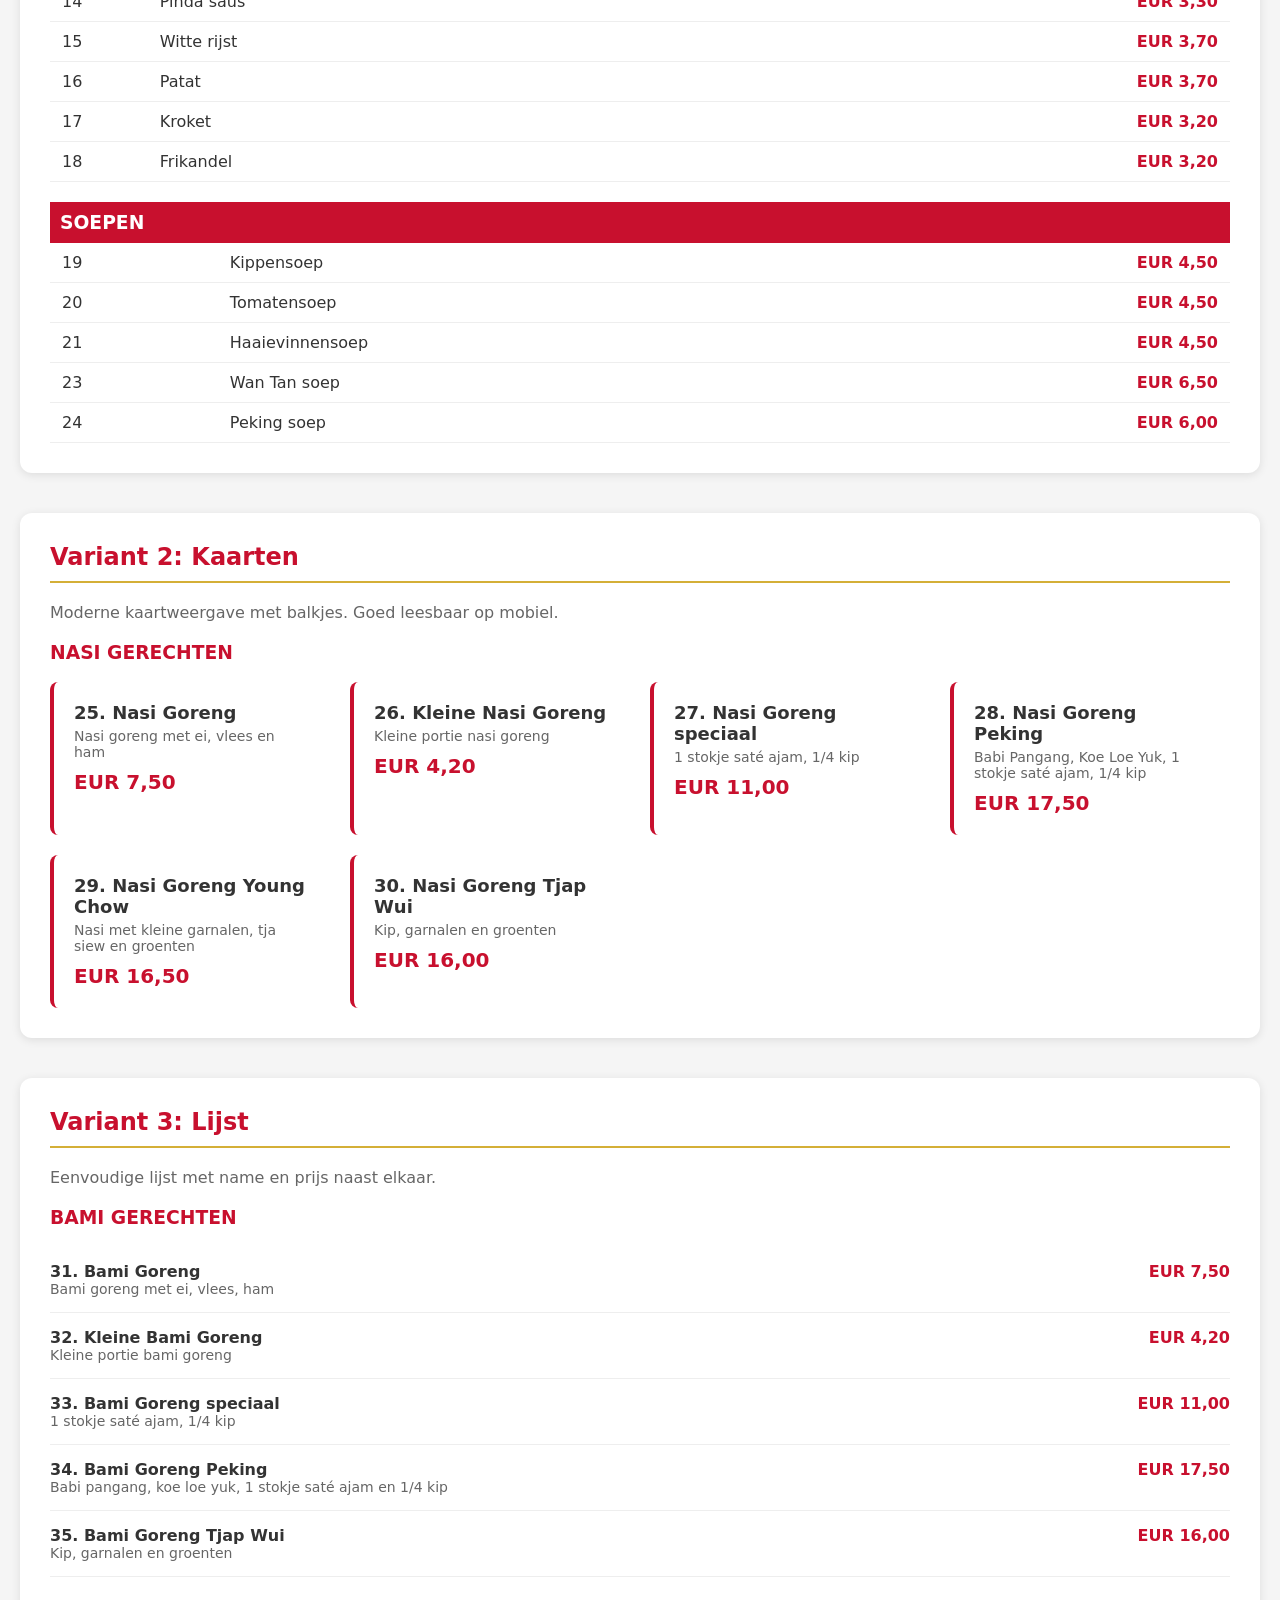
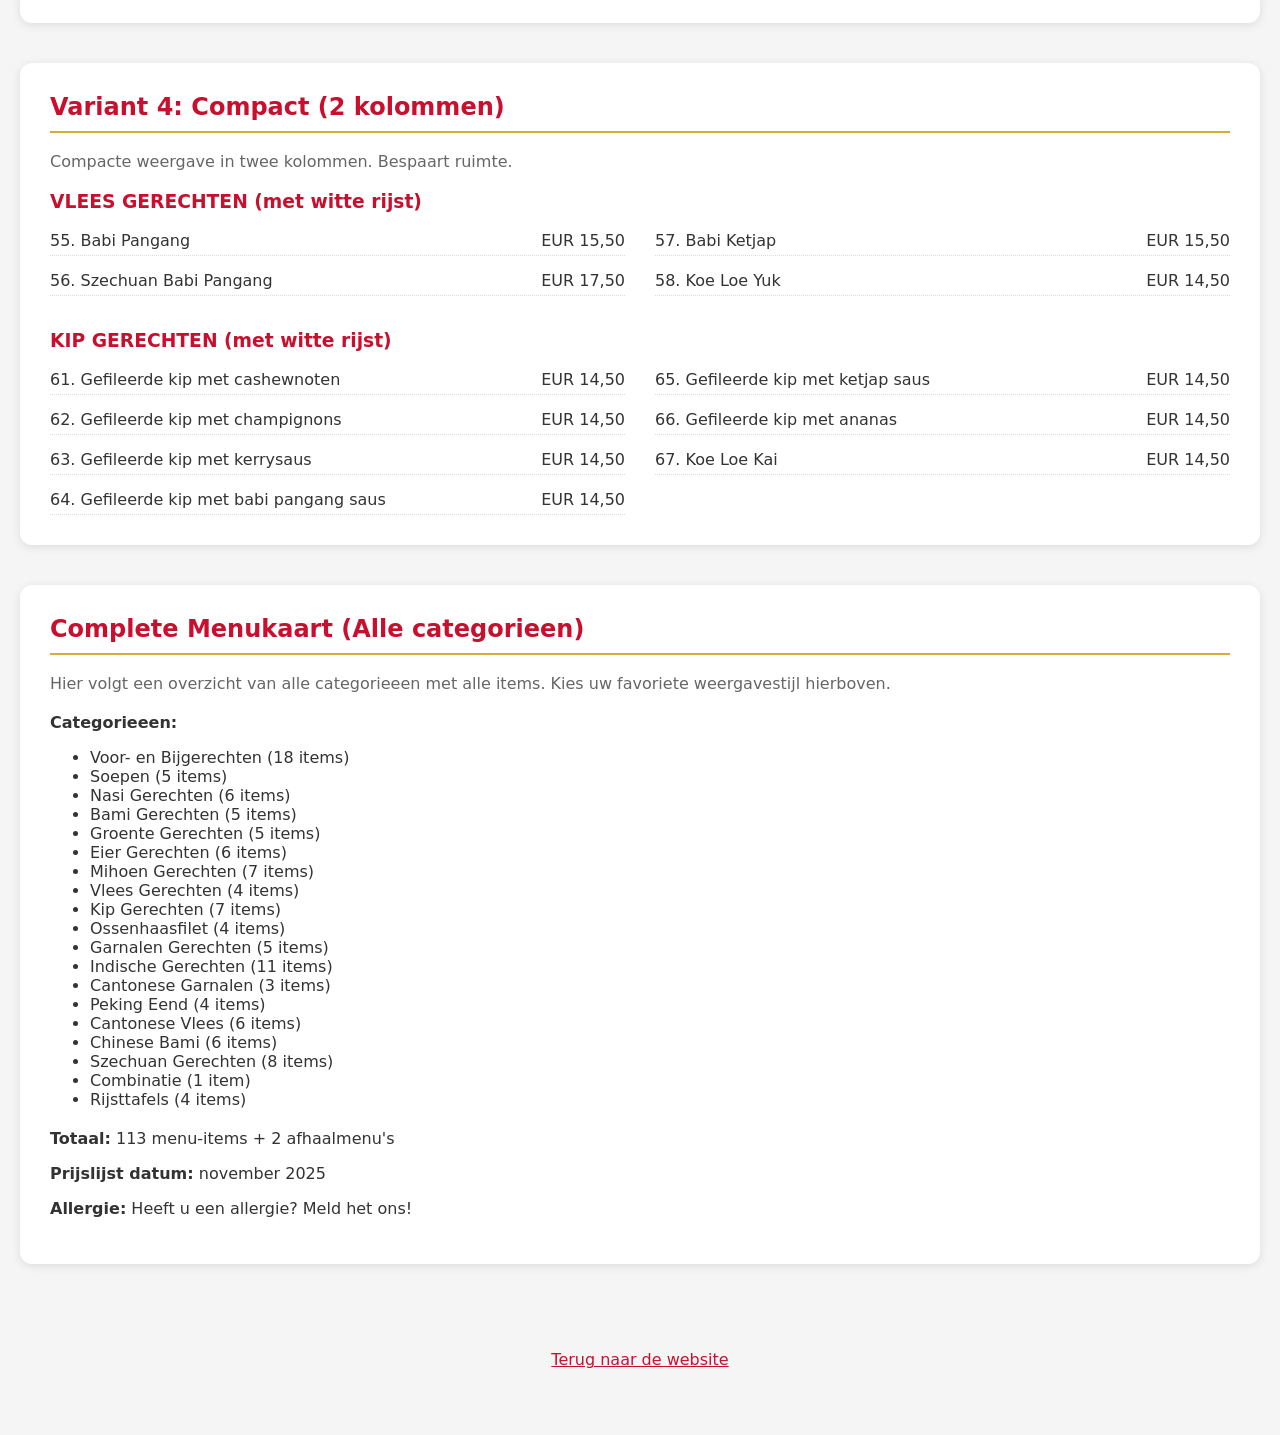
<file: menu-keuzes.html>
<!DOCTYPE html>
<html lang="nl">
<head>
    <meta charset="UTF-8">
    <meta name="viewport" content="width=device-width, initial-scale=1.0">
    <title>Menu Keuzes - Peking Blaricum</title>
    <style>
        body { font-family: 'Segoe UI', system-ui, sans-serif; background: #f5f5f5; color: #333; margin: 0; padding: 20px; }
        h1 { text-align: center; color: #c8102e; margin-bottom: 30px; }
        .intro { text-align: center; max-width: 800px; margin: 0 auto 40px; color: #666; }
        .variant { background: #fff; border-radius: 12px; padding: 30px; margin-bottom: 40px; box-shadow: 0 2px 10px rgba(0,0,0,0.1); }
        .variant h2 { color: #c8102e; border-bottom: 2px solid #d4af37; padding-bottom: 10px; margin-top: 0; }
        .variant-desc { color: #666; margin-bottom: 20px; }
        
        /* Variant 1: Tabel */
        .menu-tabel { width: 100%; border-collapse: collapse; }
        .menu-tabel th { background: #c8102e; color: #fff; padding: 12px; text-align: left; }
        .menu-tabel td { padding: 10px 12px; border-bottom: 1px solid #eee; }
        .menu-tabel tr:hover { background: #faf6ee; }
        .menu-tabel .prijs { text-align: right; font-weight: bold; color: #c8102e; }
        
        /* Variant 2: Kaarten */
        .menu-kaarten { display: grid; grid-template-columns: repeat(auto-fill, minmax(250px, 1fr)); gap: 20px; }
        .menu-kaart { background: #fff; border-radius: 8px; padding: 20px; border-left: 4px solid #c8102e; }
        .menu-kaart .naam { font-weight: bold; font-size: 18px; margin-bottom: 5px; }
        .menu-kaart .desc { color: #666; font-size: 14px; margin-bottom: 10px; }
        .menu-kaart .prijs { font-size: 20px; font-weight: bold; color: #c8102e; }
        
        /* Variant 3: Lijst */
        .menu-lijst { list-style: none; padding: 0; }
        .menu-lijst li { display: flex; justify-content: space-between; padding: 15px 0; border-bottom: 1px solid #eee; }
        .menu-lijst .info { flex: 1; }
        .menu-lijst .naam { font-weight: bold; }
        .menu-lijst .desc { color: #666; font-size: 14px; }
        .menu-lijst .prijs { font-weight: bold; color: #c8102e; white-space: nowrap; margin-left: 20px; }
        
        /* Variant 4: Compact */
        .menu-compact { columns: 2; column-gap: 30px; }
        .menu-compact-item { break-inside: avoid; margin-bottom: 15px; display: flex; justify-content: space-between; border-bottom: 1px dotted #ddd; padding-bottom: 5px; }
        
        /* Afhaalmenu */
        .afhaalmenu { background: linear-gradient(135deg, #fff 0%, #faf6ee 100%); border: 2px solid #d4af37; border-radius: 12px; padding: 30px; margin-bottom: 30px; }
        .afhaalmenu h3 { color: #c8102e; font-size: 24px; margin-top: 0; }
        .afhaalmenu .prijs { font-size: 28px; font-weight: bold; color: #c8102e; }
        .afhaalmenu ul { list-style: none; padding: 0; }
        .afhaalmenu ul li { padding: 8px 0; border-bottom: 1px dotted #ddd; }
        .afhaalmenu ul li:before { content: "✓ "; color: #c8102e; font-weight: bold; }
        
        @media (max-width: 768px) {
            .menu-compact { columns: 1; }
            .menu-kaarten { grid-template-columns: 1fr; }
        }
    </style>
</head>
<body>
    <h1>Menu Keuzes - Peking Blaricum</h1>
    <p class="intro">Hieronder staan verschillende manieren om de menukaart weer te geven. Kies welke stijl het beste past bij uw website.</p>
    
    <!-- AFHAALMENU'S -->
    <div class="variant">
        <h2>Afhaalmenu's (Altijd zichtbaar)</h2>
        <p class="variant-desc">De twee afhaalmenu's worden altijd bovenaan getoond als kaarten.</p>
        
        <div style="display: grid; grid-template-columns: 1fr 1fr; gap: 20px;">
            <div class="afhaalmenu">
                <h3>Afhaalmenu-A</h3>
                <p class="prijs">EUR 23,50 <small>voor 2 personen</small></p>
                <p>Voor 2 personen, met 2 witte rijst</p>
                <ul>
                    <li>4 stuks kleine loempia's</li>
                    <li>Saté 2 stokjes</li>
                    <li>Kroepoek</li>
                    <li><strong>Tja Sieuw</strong> (spec. op chinese wijze geroosterd varkensvlees met pikante saus)</li>
                    <li><strong>Kipfilet in Ketjapsaus</strong> (kipfilet met zoete pikante saus)</li>
                </ul>
                <p><em>andere gerechten niet mogelijk</em></p>
            </div>
            
            <div class="afhaalmenu">
                <h3>Afhaalmenu-B</h3>
                <p class="prijs">EUR 23,50 <small>voor 2 personen</small></p>
                <p>Voor 2 personen, met 2 witte rijst</p>
                <ul>
                    <li>4 stuks kleine loempia's</li>
                    <li>Saté 2 stokjes</li>
                    <li>Kroepoek</li>
                    <li><strong>Babi Pangang</strong> (geroosterd varkensvlees in pikante saus)</li>
                    <li><strong>Foe Yong Hai met kipfilet</strong> (omelet met kipfilet)</li>
                </ul>
                <p><em>andere gerechten niet mogelijk</em></p>
            </div>
        </div>
        <p style="text-align: center; margin-top: 15px; color: #666;">i.p.v. witte rijst: Nasi of Bami EUR 2,00 | Mihoen of Chinese Bami EUR 4,00 | saus apart EUR 0,50</p>
    </div>
    
    <!-- VARIANT 1: TABEL -->
    <div class="variant">
        <h2>Variant 1: Tabel</h2>
        <p class="variant-desc">Klassieke tabelweergave zoals op de originele menukaart. Overzichtelijk met nummering.</p>
        
        <h3 style="color: #c8102e; background: #c8102e; color: #fff; padding: 10px; margin: 0;">VOOR- EN BIJGERECHTEN</h3>
        <table class="menu-tabel">
            <tr><td>1</td><td>Kroepoek</td><td class="prijs">EUR 3,50</td></tr>
            <tr><td>2</td><td>Casava kroepoek (gekruid)</td><td class="prijs">EUR 4,20</td></tr>
            <tr><td>3</td><td>Grote loempia (ham)</td><td class="prijs">EUR 5,20</td></tr>
            <tr><td>4</td><td>Chun Kun (chinese loempia's 2 stuks)</td><td class="prijs">EUR 4,20</td></tr>
            <tr><td>5</td><td>Kleine Loempia's (8 stuks)</td><td class="prijs">EUR 6,90</td></tr>
            <tr><td>7</td><td>Saté Ajam (kip, 4 stokjes)</td><td class="prijs">EUR 7,80</td></tr>
            <tr><td>8</td><td>Saté Oedang (chin. garnalen, 4 stokjes)</td><td class="prijs">EUR 12,00</td></tr>
            <tr><td>9</td><td>Chinese Hors d'Oeuvre</td><td class="prijs">EUR 8,00</td></tr>
            <tr><td>10</td><td>Kai Kauw (gefrituurde kippasteitjes 4 stuks)</td><td class="prijs">EUR 6,20</td></tr>
            <tr><td>11</td><td>Atjar</td><td class="prijs">EUR 4,00</td></tr>
            <tr><td>12</td><td>Tja Tai Ha (4 stuks gefrituurde garnalen)</td><td class="prijs">EUR 12,00</td></tr>
            <tr><td>13</td><td>Pisang Goreng (gefrituurde banaan 4 stuks)</td><td class="prijs">EUR 4,20</td></tr>
            <tr><td>14</td><td>Pinda saus</td><td class="prijs">EUR 3,30</td></tr>
            <tr><td>15</td><td>Witte rijst</td><td class="prijs">EUR 3,70</td></tr>
            <tr><td>16</td><td>Patat</td><td class="prijs">EUR 3,70</td></tr>
            <tr><td>17</td><td>Kroket</td><td class="prijs">EUR 3,20</td></tr>
            <tr><td>18</td><td>Frikandel</td><td class="prijs">EUR 3,20</td></tr>
        </table>
        
        <h3 style="color: #c8102e; background: #c8102e; color: #fff; padding: 10px; margin: 20px 0 0;">SOEPEN</h3>
        <table class="menu-tabel">
            <tr><td>19</td><td>Kippensoep</td><td class="prijs">EUR 4,50</td></tr>
            <tr><td>20</td><td>Tomatensoep</td><td class="prijs">EUR 4,50</td></tr>
            <tr><td>21</td><td>Haaievinnensoep</td><td class="prijs">EUR 4,50</td></tr>
            <tr><td>23</td><td>Wan Tan soep</td><td class="prijs">EUR 6,50</td></tr>
            <tr><td>24</td><td>Peking soep</td><td class="prijs">EUR 6,00</td></tr>
        </table>
    </div>
    
    <!-- VARIANT 2: KAARTEN -->
    <div class="variant">
        <h2>Variant 2: Kaarten</h2>
        <p class="variant-desc">Moderne kaartweergave met balkjes. Goed leesbaar op mobiel.</p>
        
        <h3 style="color: #c8102e;">NASI GERECHTEN</h3>
        <div class="menu-kaarten">
            <div class="menu-kaart">
                <div class="naam">25. Nasi Goreng</div>
                <div class="desc">Nasi goreng met ei, vlees en ham</div>
                <div class="prijs">EUR 7,50</div>
            </div>
            <div class="menu-kaart">
                <div class="naam">26. Kleine Nasi Goreng</div>
                <div class="desc">Kleine portie nasi goreng</div>
                <div class="prijs">EUR 4,20</div>
            </div>
            <div class="menu-kaart">
                <div class="naam">27. Nasi Goreng speciaal</div>
                <div class="desc">1 stokje saté ajam, 1/4 kip</div>
                <div class="prijs">EUR 11,00</div>
            </div>
            <div class="menu-kaart">
                <div class="naam">28. Nasi Goreng Peking</div>
                <div class="desc">Babi Pangang, Koe Loe Yuk, 1 stokje saté ajam, 1/4 kip</div>
                <div class="prijs">EUR 17,50</div>
            </div>
            <div class="menu-kaart">
                <div class="naam">29. Nasi Goreng Young Chow</div>
                <div class="desc">Nasi met kleine garnalen, tja siew en groenten</div>
                <div class="prijs">EUR 16,50</div>
            </div>
            <div class="menu-kaart">
                <div class="naam">30. Nasi Goreng Tjap Wui</div>
                <div class="desc">Kip, garnalen en groenten</div>
                <div class="prijs">EUR 16,00</div>
            </div>
        </div>
    </div>
    
    <!-- VARIANT 3: LIJST -->
    <div class="variant">
        <h2>Variant 3: Lijst</h2>
        <p class="variant-desc">Eenvoudige lijst met name en prijs naast elkaar.</p>
        
        <h3 style="color: #c8102e;">BAMI GERECHTEN</h3>
        <ul class="menu-lijst">
            <li><div class="info"><span class="naam">31. Bami Goreng</span><div class="desc">Bami goreng met ei, vlees, ham</div></div><span class="prijs">EUR 7,50</span></li>
            <li><div class="info"><span class="naam">32. Kleine Bami Goreng</span><div class="desc">Kleine portie bami goreng</div></div><span class="prijs">EUR 4,20</span></li>
            <li><div class="info"><span class="naam">33. Bami Goreng speciaal</span><div class="desc">1 stokje saté ajam, 1/4 kip</div></div><span class="prijs">EUR 11,00</span></li>
            <li><div class="info"><span class="naam">34. Bami Goreng Peking</span><div class="desc">Babi pangang, koe loe yuk, 1 stokje saté ajam en 1/4 kip</div></div><span class="prijs">EUR 17,50</span></li>
            <li><div class="info"><span class="naam">35. Bami Goreng Tjap Wui</span><div class="desc">Kip, garnalen en groenten</div></div><span class="prijs">EUR 16,00</span></li>
        </ul>
    </div>
    
    <!-- VARIANT 4: COMPACT -->
    <div class="variant">
        <h2>Variant 4: Compact (2 kolommen)</h2>
        <p class="variant-desc">Compacte weergave in twee kolommen. Bespaart ruimte.</p>
        
        <h3 style="color: #c8102e;">VLEES GERECHTEN (met witte rijst)</h3>
        <div class="menu-compact">
            <div class="menu-compact-item"><span>55. Babi Pangang</span><span>EUR 15,50</span></div>
            <div class="menu-compact-item"><span>56. Szechuan Babi Pangang</span><span>EUR 17,50</span></div>
            <div class="menu-compact-item"><span>57. Babi Ketjap</span><span>EUR 15,50</span></div>
            <div class="menu-compact-item"><span>58. Koe Loe Yuk</span><span>EUR 14,50</span></div>
        </div>
        
        <h3 style="color: #c8102e;">KIP GERECHTEN (met witte rijst)</h3>
        <div class="menu-compact">
            <div class="menu-compact-item"><span>61. Gefileerde kip met cashewnoten</span><span>EUR 14,50</span></div>
            <div class="menu-compact-item"><span>62. Gefileerde kip met champignons</span><span>EUR 14,50</span></div>
            <div class="menu-compact-item"><span>63. Gefileerde kip met kerrysaus</span><span>EUR 14,50</span></div>
            <div class="menu-compact-item"><span>64. Gefileerde kip met babi pangang saus</span><span>EUR 14,50</span></div>
            <div class="menu-compact-item"><span>65. Gefileerde kip met ketjap saus</span><span>EUR 14,50</span></div>
            <div class="menu-compact-item"><span>66. Gefileerde kip met ananas</span><span>EUR 14,50</span></div>
            <div class="menu-compact-item"><span>67. Koe Loe Kai</span><span>EUR 14,50</span></div>
        </div>
    </div>
    
    <!-- COMPLETE OVERZICHT -->
    <div class="variant">
        <h2>Complete Menukaart (Alle categorieen)</h2>
        <p class="variant-desc">Hier volgt een overzicht van alle categorieeen met alle items. Kies uw favoriete weergavestijl hierboven.</p>
        
        <p><strong>Categorieeen:</strong></p>
        <ul>
            <li>Voor- en Bijgerechten (18 items)</li>
            <li>Soepen (5 items)</li>
            <li>Nasi Gerechten (6 items)</li>
            <li>Bami Gerechten (5 items)</li>
            <li>Groente Gerechten (5 items)</li>
            <li>Eier Gerechten (6 items)</li>
            <li>Mihoen Gerechten (7 items)</li>
            <li>Vlees Gerechten (4 items)</li>
            <li>Kip Gerechten (7 items)</li>
            <li>Ossenhaasfilet (4 items)</li>
            <li>Garnalen Gerechten (5 items)</li>
            <li>Indische Gerechten (11 items)</li>
            <li>Cantonese Garnalen (3 items)</li>
            <li>Peking Eend (4 items)</li>
            <li>Cantonese Vlees (6 items)</li>
            <li>Chinese Bami (6 items)</li>
            <li>Szechuan Gerechten (8 items)</li>
            <li>Combinatie (1 item)</li>
            <li>Rijsttafels (4 items)</li>
        </ul>
        
        <p style="margin-top: 20px;"><strong>Totaal:</strong> 113 menu-items + 2 afhaalmenu's</p>
        <p><strong>Prijslijst datum:</strong> november 2025</p>
        <p><strong>Allergie:</strong> Heeft u een allergie? Meld het ons!</p>
    </div>
    
    <div style="text-align: center; padding: 30px; color: #666;">
        <p><a href="index.html" style="color: #c8102e;">Terug naar de website</a></p>
    </div>
</body>
</html>
</file>
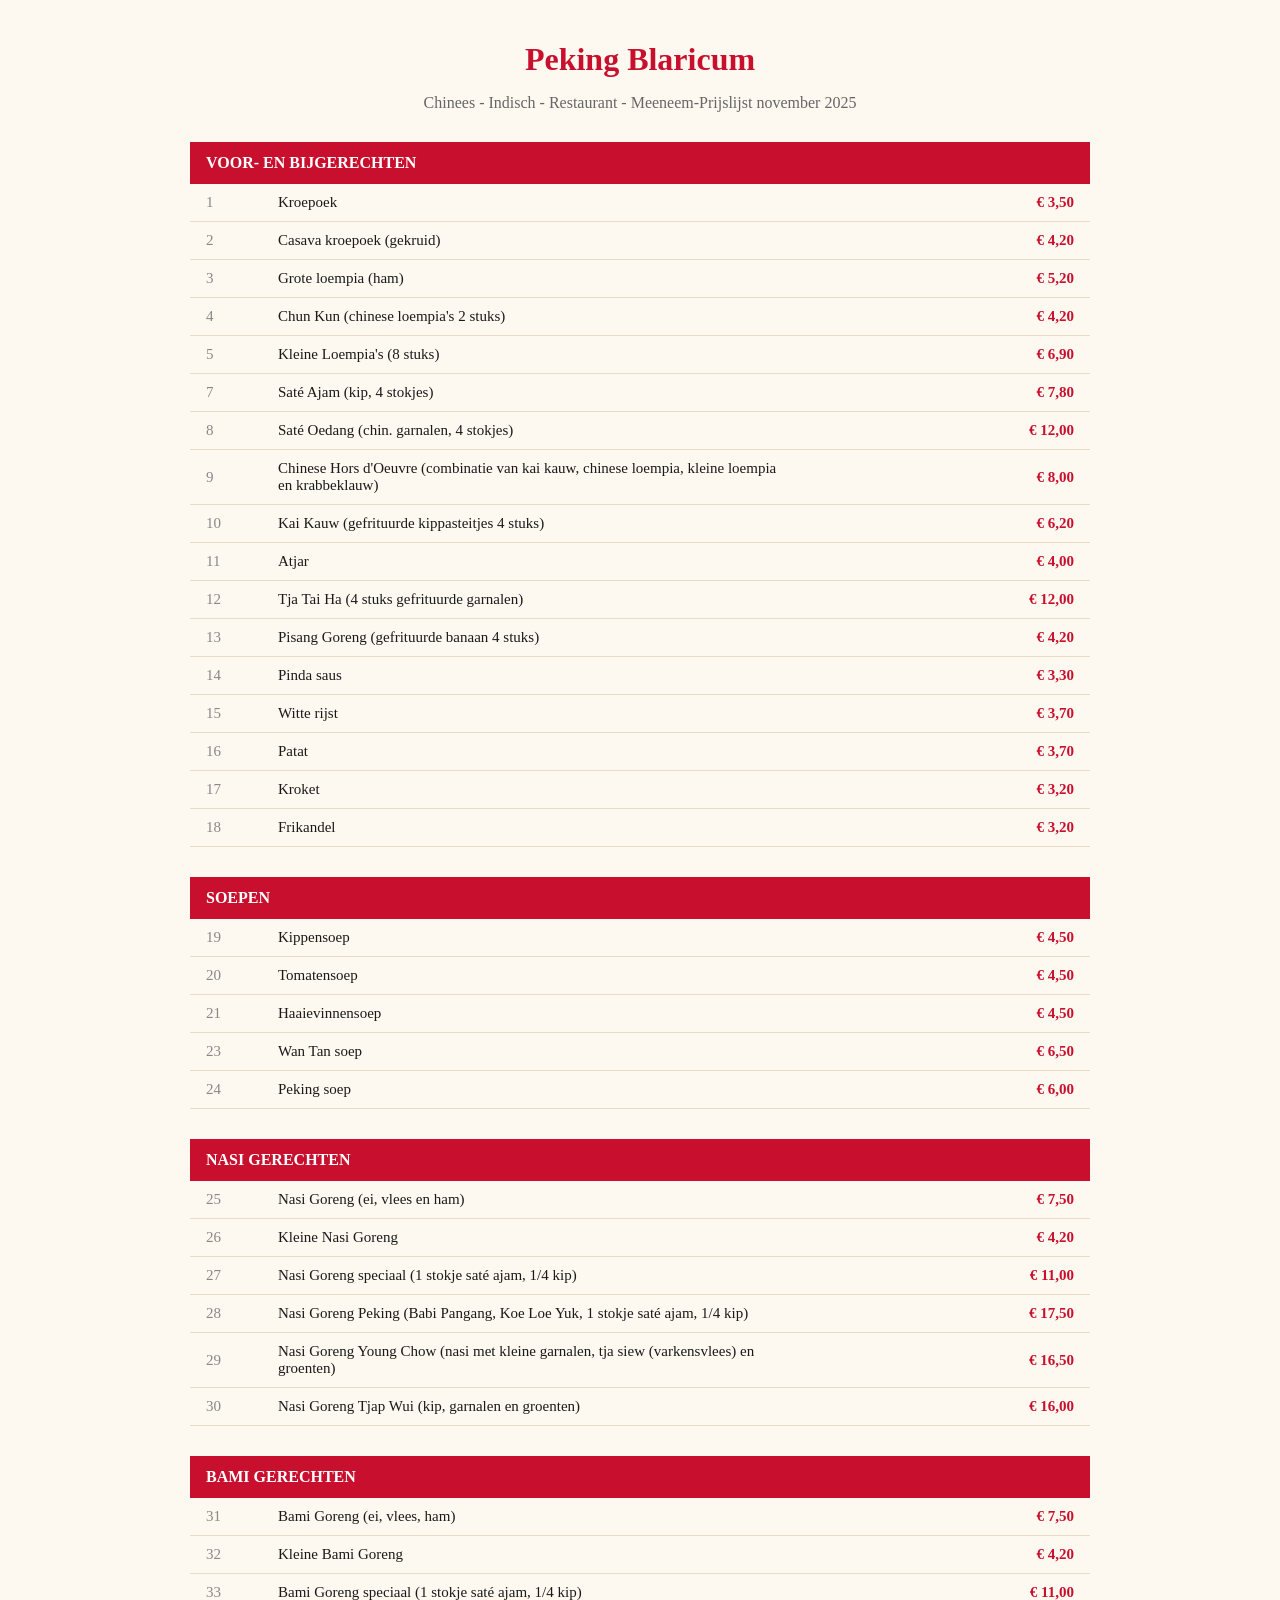
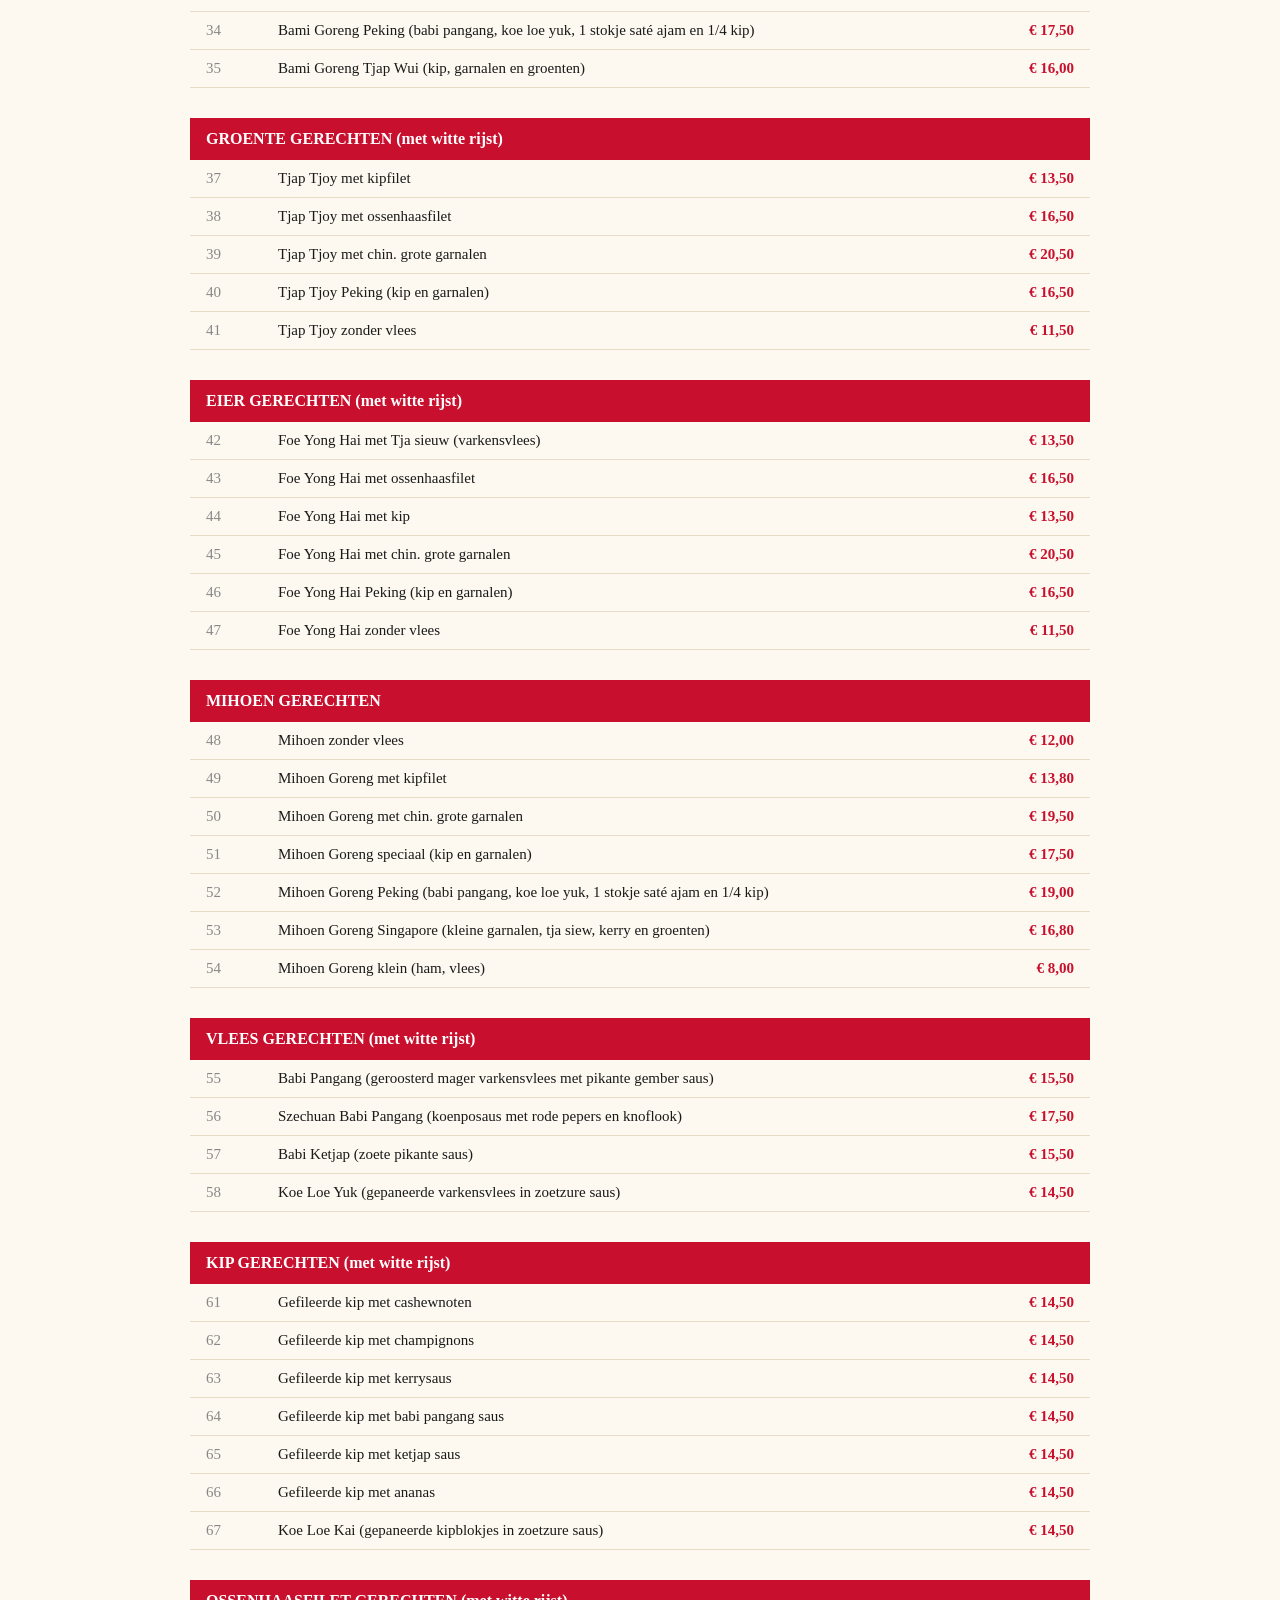
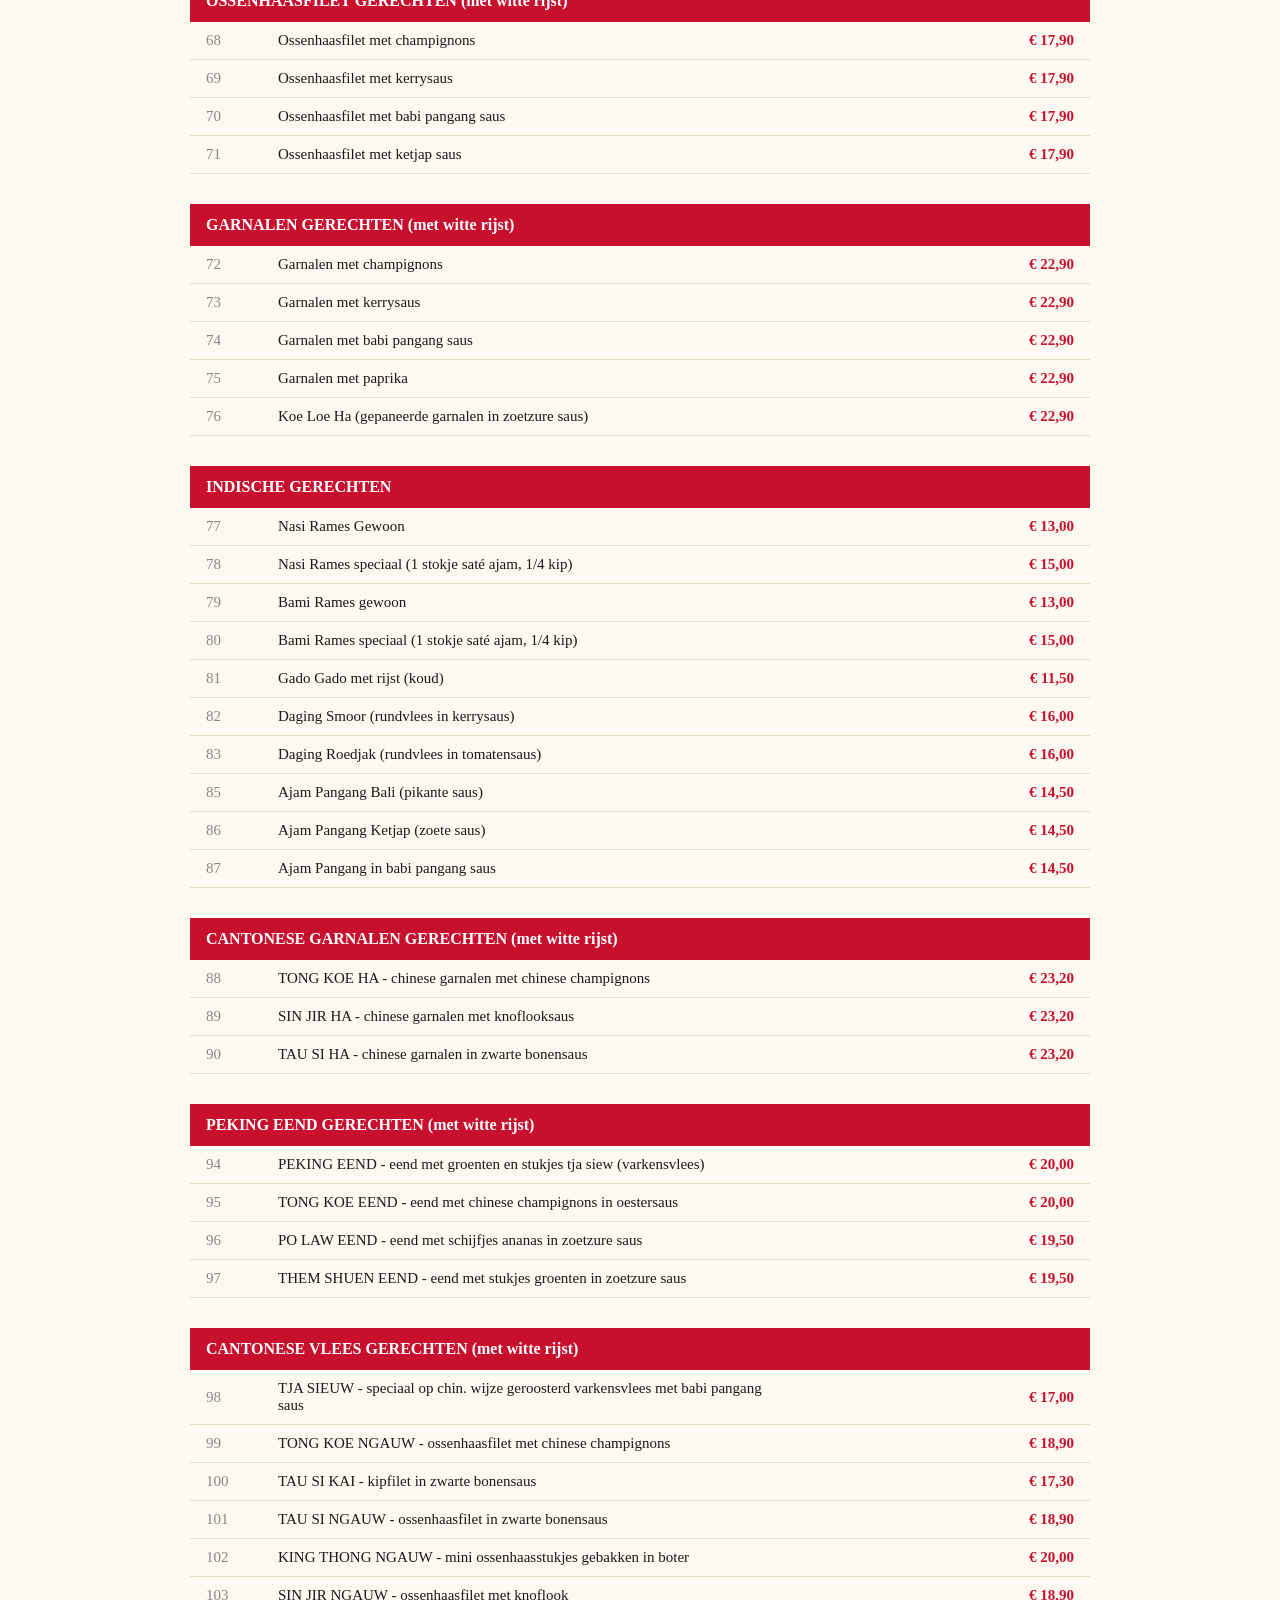
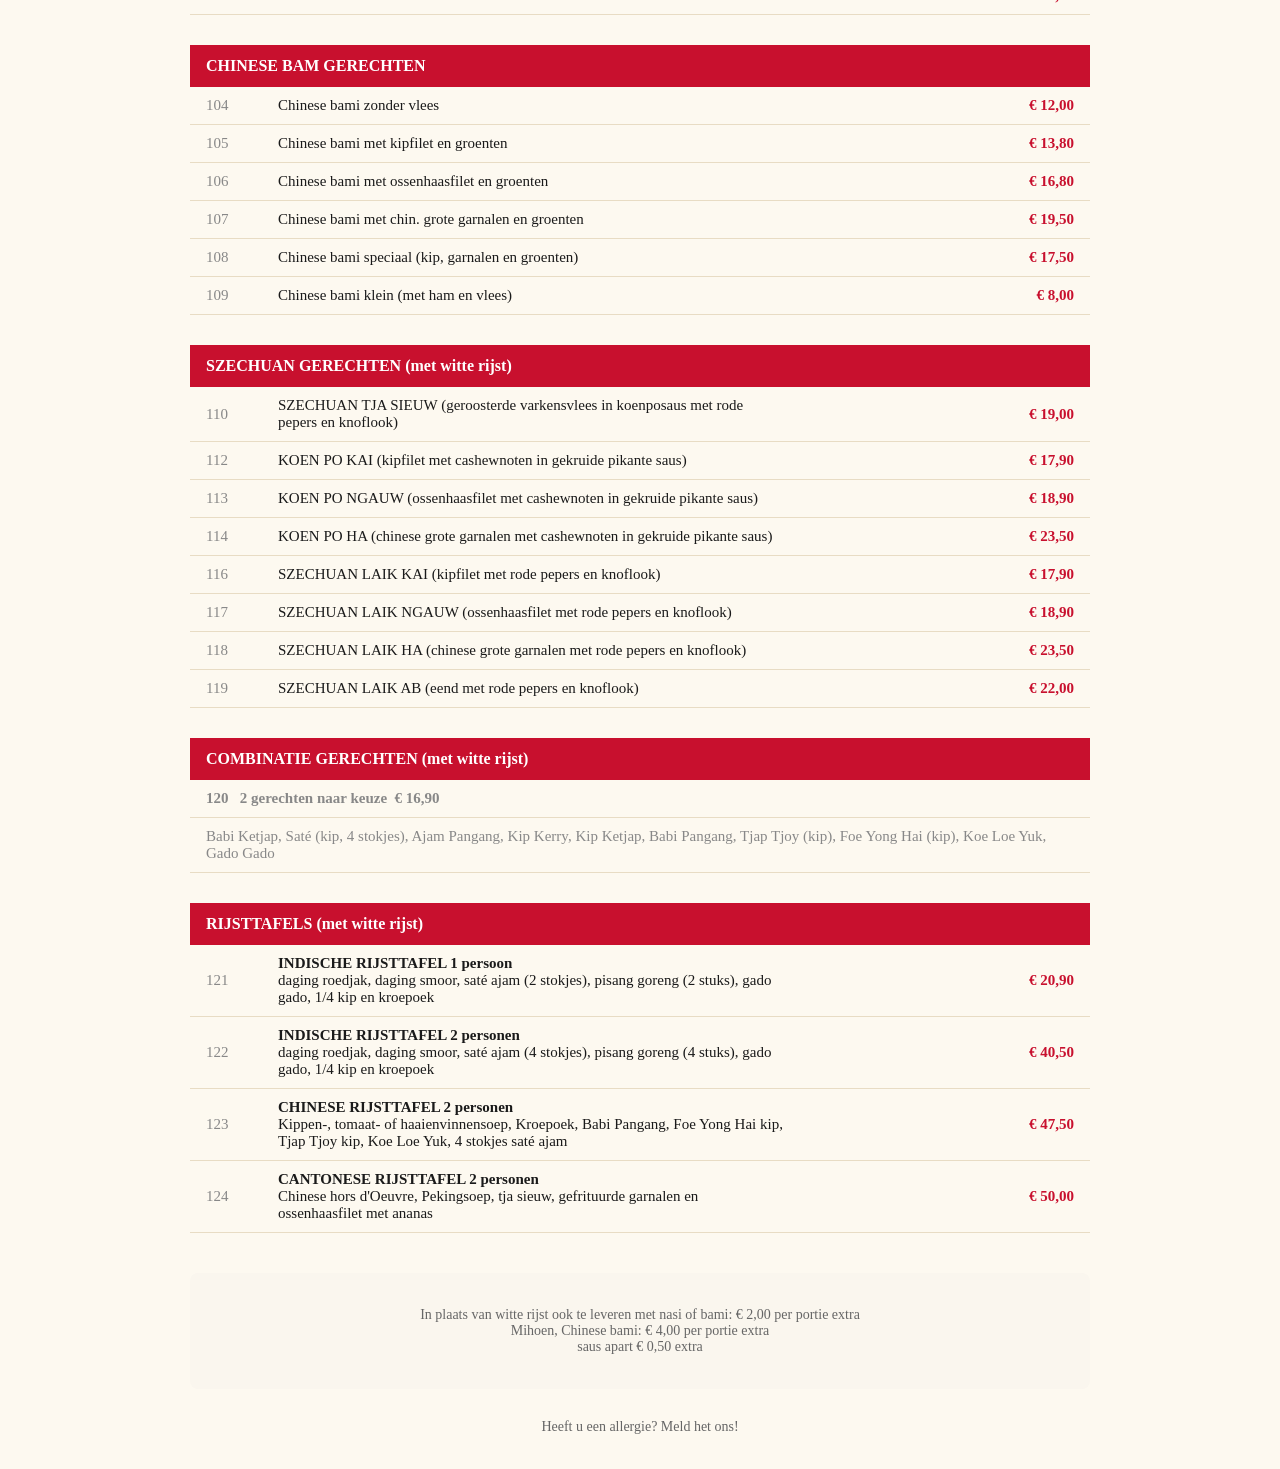
<file: menu-tabel.html>
<!DOCTYPE html>
<html lang="nl">
<head>
    <meta charset="UTF-8">
    <meta name="viewport" content="width=device-width, initial-scale=1.0">
    <title>Menukaart Tabel - Peking Blaricum</title>
    <style>
        body { font-family: 'Georgia', serif; background: #fdf9f0; color: #1a1a1a; margin: 0; padding: 20px; }
        .container { max-width: 900px; margin: 0 auto; }
        h1 { text-align: center; color: #c8102e; font-size: 32px; margin-bottom: 5px; }
        .subtitle { text-align: center; color: #666; margin-bottom: 30px; }
        .category { margin-bottom: 30px; }
        .category-title { background: #c8102e; color: #fff; padding: 12px 16px; font-size: 16px; font-weight: bold; margin: 0; }
        .items { width: 100%; border-collapse: collapse; }
        .items td { padding: 10px 16px; border-bottom: 1px solid #e8dcc4; font-size: 15px; }
        .items tr:hover { background: #faf6ee; }
        .num { width: 40px; color: #888; }
        .name { width: 60%; }
        .price { text-align: right; font-weight: bold; color: #c8102e; white-space: nowrap; }
        .note { text-align: center; margin-top: 40px; padding: 20px; background: #faf6ee; border-radius: 8px; font-size: 14px; color: #666; }
        @media (max-width: 768px) { .items td { padding: 8px 10px; font-size: 14px; } }
    </style>
</head>
<body>
<div class="container">
    <h1>Peking Blaricum</h1>
    <p class="subtitle">Chinees - Indisch - Restaurant - Meeneem-Prijslijst november 2025</p>
    
    <div class="category">
        <div class="category-title">VOOR- EN BIJGERECHTEN</div>
        <table class="items">
            <tr><td class="num">1</td><td class="name">Kroepoek</td><td class="price">&euro; 3,50</td></tr>
            <tr><td class="num">2</td><td class="name">Casava kroepoek (gekruid)</td><td class="price">&euro; 4,20</td></tr>
            <tr><td class="num">3</td><td class="name">Grote loempia (ham)</td><td class="price">&euro; 5,20</td></tr>
            <tr><td class="num">4</td><td class="name">Chun Kun (chinese loempia's 2 stuks)</td><td class="price">&euro; 4,20</td></tr>
            <tr><td class="num">5</td><td class="name">Kleine Loempia's (8 stuks)</td><td class="price">&euro; 6,90</td></tr>
            <tr><td class="num">7</td><td class="name">Sat&eacute; Ajam (kip, 4 stokjes)</td><td class="price">&euro; 7,80</td></tr>
            <tr><td class="num">8</td><td class="name">Sat&eacute; Oedang (chin. garnalen, 4 stokjes)</td><td class="price">&euro; 12,00</td></tr>
            <tr><td class="num">9</td><td class="name">Chinese Hors d'Oeuvre (combinatie van kai kauw, chinese loempia, kleine loempia en krabbeklauw)</td><td class="price">&euro; 8,00</td></tr>
            <tr><td class="num">10</td><td class="name">Kai Kauw (gefrituurde kippasteitjes 4 stuks)</td><td class="price">&euro; 6,20</td></tr>
            <tr><td class="num">11</td><td class="name">Atjar</td><td class="price">&euro; 4,00</td></tr>
            <tr><td class="num">12</td><td class="name">Tja Tai Ha (4 stuks gefrituurde garnalen)</td><td class="price">&euro; 12,00</td></tr>
            <tr><td class="num">13</td><td class="name">Pisang Goreng (gefrituurde banaan 4 stuks)</td><td class="price">&euro; 4,20</td></tr>
            <tr><td class="num">14</td><td class="name">Pinda saus</td><td class="price">&euro; 3,30</td></tr>
            <tr><td class="num">15</td><td class="name">Witte rijst</td><td class="price">&euro; 3,70</td></tr>
            <tr><td class="num">16</td><td class="name">Patat</td><td class="price">&euro; 3,70</td></tr>
            <tr><td class="num">17</td><td class="name">Kroket</td><td class="price">&euro; 3,20</td></tr>
            <tr><td class="num">18</td><td class="name">Frikandel</td><td class="price">&euro; 3,20</td></tr>
        </table>
    </div>
    
    <div class="category">
        <div class="category-title">SOEPEN</div>
        <table class="items">
            <tr><td class="num">19</td><td class="name">Kippensoep</td><td class="price">&euro; 4,50</td></tr>
            <tr><td class="num">20</td><td class="name">Tomatensoep</td><td class="price">&euro; 4,50</td></tr>
            <tr><td class="num">21</td><td class="name">Haaievinnensoep</td><td class="price">&euro; 4,50</td></tr>
            <tr><td class="num">23</td><td class="name">Wan Tan soep</td><td class="price">&euro; 6,50</td></tr>
            <tr><td class="num">24</td><td class="name">Peking soep</td><td class="price">&euro; 6,00</td></tr>
        </table>
    </div>
    
    <div class="category">
        <div class="category-title">NASI GERECHTEN</div>
        <table class="items">
            <tr><td class="num">25</td><td class="name">Nasi Goreng (ei, vlees en ham)</td><td class="price">&euro; 7,50</td></tr>
            <tr><td class="num">26</td><td class="name">Kleine Nasi Goreng</td><td class="price">&euro; 4,20</td></tr>
            <tr><td class="num">27</td><td class="name">Nasi Goreng speciaal (1 stokje sat&eacute; ajam, 1/4 kip)</td><td class="price">&euro; 11,00</td></tr>
            <tr><td class="num">28</td><td class="name">Nasi Goreng Peking (Babi Pangang, Koe Loe Yuk, 1 stokje sat&eacute; ajam, 1/4 kip)</td><td class="price">&euro; 17,50</td></tr>
            <tr><td class="num">29</td><td class="name">Nasi Goreng Young Chow (nasi met kleine garnalen, tja siew (varkensvlees) en groenten)</td><td class="price">&euro; 16,50</td></tr>
            <tr><td class="num">30</td><td class="name">Nasi Goreng Tjap Wui (kip, garnalen en groenten)</td><td class="price">&euro; 16,00</td></tr>
        </table>
    </div>
    
    <div class="category">
        <div class="category-title">BAMI GERECHTEN</div>
        <table class="items">
            <tr><td class="num">31</td><td class="name">Bami Goreng (ei, vlees, ham)</td><td class="price">&euro; 7,50</td></tr>
            <tr><td class="num">32</td><td class="name">Kleine Bami Goreng</td><td class="price">&euro; 4,20</td></tr>
            <tr><td class="num">33</td><td class="name">Bami Goreng speciaal (1 stokje sat&eacute; ajam, 1/4 kip)</td><td class="price">&euro; 11,00</td></tr>
            <tr><td class="num">34</td><td class="name">Bami Goreng Peking (babi pangang, koe loe yuk, 1 stokje sat&eacute; ajam en 1/4 kip)</td><td class="price">&euro; 17,50</td></tr>
            <tr><td class="num">35</td><td class="name">Bami Goreng Tjap Wui (kip, garnalen en groenten)</td><td class="price">&euro; 16,00</td></tr>
        </table>
    </div>
    
    <div class="category">
        <div class="category-title">GROENTE GERECHTEN (met witte rijst)</div>
        <table class="items">
            <tr><td class="num">37</td><td class="name">Tjap Tjoy met kipfilet</td><td class="price">&euro; 13,50</td></tr>
            <tr><td class="num">38</td><td class="name">Tjap Tjoy met ossenhaasfilet</td><td class="price">&euro; 16,50</td></tr>
            <tr><td class="num">39</td><td class="name">Tjap Tjoy met chin. grote garnalen</td><td class="price">&euro; 20,50</td></tr>
            <tr><td class="num">40</td><td class="name">Tjap Tjoy Peking (kip en garnalen)</td><td class="price">&euro; 16,50</td></tr>
            <tr><td class="num">41</td><td class="name">Tjap Tjoy zonder vlees</td><td class="price">&euro; 11,50</td></tr>
        </table>
    </div>
    
    <div class="category">
        <div class="category-title">EIER GERECHTEN (met witte rijst)</div>
        <table class="items">
            <tr><td class="num">42</td><td class="name">Foe Yong Hai met Tja sieuw (varkensvlees)</td><td class="price">&euro; 13,50</td></tr>
            <tr><td class="num">43</td><td class="name">Foe Yong Hai met ossenhaasfilet</td><td class="price">&euro; 16,50</td></tr>
            <tr><td class="num">44</td><td class="name">Foe Yong Hai met kip</td><td class="price">&euro; 13,50</td></tr>
            <tr><td class="num">45</td><td class="name">Foe Yong Hai met chin. grote garnalen</td><td class="price">&euro; 20,50</td></tr>
            <tr><td class="num">46</td><td class="name">Foe Yong Hai Peking (kip en garnalen)</td><td class="price">&euro; 16,50</td></tr>
            <tr><td class="num">47</td><td class="name">Foe Yong Hai zonder vlees</td><td class="price">&euro; 11,50</td></tr>
        </table>
    </div>
    
    <div class="category">
        <div class="category-title">MIHOEN GERECHTEN</div>
        <table class="items">
            <tr><td class="num">48</td><td class="name">Mihoen zonder vlees</td><td class="price">&euro; 12,00</td></tr>
            <tr><td class="num">49</td><td class="name">Mihoen Goreng met kipfilet</td><td class="price">&euro; 13,80</td></tr>
            <tr><td class="num">50</td><td class="name">Mihoen Goreng met chin. grote garnalen</td><td class="price">&euro; 19,50</td></tr>
            <tr><td class="num">51</td><td class="name">Mihoen Goreng speciaal (kip en garnalen)</td><td class="price">&euro; 17,50</td></tr>
            <tr><td class="num">52</td><td class="name">Mihoen Goreng Peking (babi pangang, koe loe yuk, 1 stokje sat&eacute; ajam en 1/4 kip)</td><td class="price">&euro; 19,00</td></tr>
            <tr><td class="num">53</td><td class="name">Mihoen Goreng Singapore (kleine garnalen, tja siew, kerry en groenten)</td><td class="price">&euro; 16,80</td></tr>
            <tr><td class="num">54</td><td class="name">Mihoen Goreng klein (ham, vlees)</td><td class="price">&euro; 8,00</td></tr>
        </table>
    </div>
    
    <div class="category">
        <div class="category-title">VLEES GERECHTEN (met witte rijst)</div>
        <table class="items">
            <tr><td class="num">55</td><td class="name">Babi Pangang (geroosterd mager varkensvlees met pikante gember saus)</td><td class="price">&euro; 15,50</td></tr>
            <tr><td class="num">56</td><td class="name">Szechuan Babi Pangang (koenposaus met rode pepers en knoflook)</td><td class="price">&euro; 17,50</td></tr>
            <tr><td class="num">57</td><td class="name">Babi Ketjap (zoete pikante saus)</td><td class="price">&euro; 15,50</td></tr>
            <tr><td class="num">58</td><td class="name">Koe Loe Yuk (gepaneerde varkensvlees in zoetzure saus)</td><td class="price">&euro; 14,50</td></tr>
        </table>
    </div>
    
    <div class="category">
        <div class="category-title">KIP GERECHTEN (met witte rijst)</div>
        <table class="items">
            <tr><td class="num">61</td><td class="name">Gefileerde kip met cashewnoten</td><td class="price">&euro; 14,50</td></tr>
            <tr><td class="num">62</td><td class="name">Gefileerde kip met champignons</td><td class="price">&euro; 14,50</td></tr>
            <tr><td class="num">63</td><td class="name">Gefileerde kip met kerrysaus</td><td class="price">&euro; 14,50</td></tr>
            <tr><td class="num">64</td><td class="name">Gefileerde kip met babi pangang saus</td><td class="price">&euro; 14,50</td></tr>
            <tr><td class="num">65</td><td class="name">Gefileerde kip met ketjap saus</td><td class="price">&euro; 14,50</td></tr>
            <tr><td class="num">66</td><td class="name">Gefileerde kip met ananas</td><td class="price">&euro; 14,50</td></tr>
            <tr><td class="num">67</td><td class="name">Koe Loe Kai (gepaneerde kipblokjes in zoetzure saus)</td><td class="price">&euro; 14,50</td></tr>
        </table>
    </div>
    
    <div class="category">
        <div class="category-title">OSSENHAASFILET GERECHTEN (met witte rijst)</div>
        <table class="items">
            <tr><td class="num">68</td><td class="name">Ossenhaasfilet met champignons</td><td class="price">&euro; 17,90</td></tr>
            <tr><td class="num">69</td><td class="name">Ossenhaasfilet met kerrysaus</td><td class="price">&euro; 17,90</td></tr>
            <tr><td class="num">70</td><td class="name">Ossenhaasfilet met babi pangang saus</td><td class="price">&euro; 17,90</td></tr>
            <tr><td class="num">71</td><td class="name">Ossenhaasfilet met ketjap saus</td><td class="price">&euro; 17,90</td></tr>
        </table>
    </div>
    
    <div class="category">
        <div class="category-title">GARNALEN GERECHTEN (met witte rijst)</div>
        <table class="items">
            <tr><td class="num">72</td><td class="name">Garnalen met champignons</td><td class="price">&euro; 22,90</td></tr>
            <tr><td class="num">73</td><td class="name">Garnalen met kerrysaus</td><td class="price">&euro; 22,90</td></tr>
            <tr><td class="num">74</td><td class="name">Garnalen met babi pangang saus</td><td class="price">&euro; 22,90</td></tr>
            <tr><td class="num">75</td><td class="name">Garnalen met paprika</td><td class="price">&euro; 22,90</td></tr>
            <tr><td class="num">76</td><td class="name">Koe Loe Ha (gepaneerde garnalen in zoetzure saus)</td><td class="price">&euro; 22,90</td></tr>
        </table>
    </div>
    
    <div class="category">
        <div class="category-title">INDISCHE GERECHTEN</div>
        <table class="items">
            <tr><td class="num">77</td><td class="name">Nasi Rames Gewoon</td><td class="price">&euro; 13,00</td></tr>
            <tr><td class="num">78</td><td class="name">Nasi Rames speciaal (1 stokje sat&eacute; ajam, 1/4 kip)</td><td class="price">&euro; 15,00</td></tr>
            <tr><td class="num">79</td><td class="name">Bami Rames gewoon</td><td class="price">&euro; 13,00</td></tr>
            <tr><td class="num">80</td><td class="name">Bami Rames speciaal (1 stokje sat&eacute; ajam, 1/4 kip)</td><td class="price">&euro; 15,00</td></tr>
            <tr><td class="num">81</td><td class="name">Gado Gado met rijst (koud)</td><td class="price">&euro; 11,50</td></tr>
            <tr><td class="num">82</td><td class="name">Daging Smoor (rundvlees in kerrysaus)</td><td class="price">&euro; 16,00</td></tr>
            <tr><td class="num">83</td><td class="name">Daging Roedjak (rundvlees in tomatensaus)</td><td class="price">&euro; 16,00</td></tr>
            <tr><td class="num">85</td><td class="name">Ajam Pangang Bali (pikante saus)</td><td class="price">&euro; 14,50</td></tr>
            <tr><td class="num">86</td><td class="name">Ajam Pangang Ketjap (zoete saus)</td><td class="price">&euro; 14,50</td></tr>
            <tr><td class="num">87</td><td class="name">Ajam Pangang in babi pangang saus</td><td class="price">&euro; 14,50</td></tr>
        </table>
    </div>
    
    <div class="category">
        <div class="category-title">CANTONESE GARNALEN GERECHTEN (met witte rijst)</div>
        <table class="items">
            <tr><td class="num">88</td><td class="name">TONG KOE HA - chinese garnalen met chinese champignons</td><td class="price">&euro; 23,20</td></tr>
            <tr><td class="num">89</td><td class="name">SIN JIR HA - chinese garnalen met knoflooksaus</td><td class="price">&euro; 23,20</td></tr>
            <tr><td class="num">90</td><td class="name">TAU SI HA - chinese garnalen in zwarte bonensaus</td><td class="price">&euro; 23,20</td></tr>
        </table>
    </div>
    
    <div class="category">
        <div class="category-title">PEKING EEND GERECHTEN (met witte rijst)</div>
        <table class="items">
            <tr><td class="num">94</td><td class="name">PEKING EEND - eend met groenten en stukjes tja siew (varkensvlees)</td><td class="price">&euro; 20,00</td></tr>
            <tr><td class="num">95</td><td class="name">TONG KOE EEND - eend met chinese champignons in oestersaus</td><td class="price">&euro; 20,00</td></tr>
            <tr><td class="num">96</td><td class="name">PO LAW EEND - eend met schijfjes ananas in zoetzure saus</td><td class="price">&euro; 19,50</td></tr>
            <tr><td class="num">97</td><td class="name">THEM SHUEN EEND - eend met stukjes groenten in zoetzure saus</td><td class="price">&euro; 19,50</td></tr>
        </table>
    </div>
    
    <div class="category">
        <div class="category-title">CANTONESE VLEES GERECHTEN (met witte rijst)</div>
        <table class="items">
            <tr><td class="num">98</td><td class="name">TJA SIEUW - speciaal op chin. wijze geroosterd varkensvlees met babi pangang saus</td><td class="price">&euro; 17,00</td></tr>
            <tr><td class="num">99</td><td class="name">TONG KOE NGAUW - ossenhaasfilet met chinese champignons</td><td class="price">&euro; 18,90</td></tr>
            <tr><td class="num">100</td><td class="name">TAU SI KAI - kipfilet in zwarte bonensaus</td><td class="price">&euro; 17,30</td></tr>
            <tr><td class="num">101</td><td class="name">TAU SI NGAUW - ossenhaasfilet in zwarte bonensaus</td><td class="price">&euro; 18,90</td></tr>
            <tr><td class="num">102</td><td class="name">KING THONG NGAUW - mini ossenhaasstukjes gebakken in boter</td><td class="price">&euro; 20,00</td></tr>
            <tr><td class="num">103</td><td class="name">SIN JIR NGAUW - ossenhaasfilet met knoflook</td><td class="price">&euro; 18,90</td></tr>
        </table>
    </div>
    
    <div class="category">
        <div class="category-title">CHINESE BAM GERECHTEN</div>
        <table class="items">
            <tr><td class="num">104</td><td class="name">Chinese bami zonder vlees</td><td class="price">&euro; 12,00</td></tr>
            <tr><td class="num">105</td><td class="name">Chinese bami met kipfilet en groenten</td><td class="price">&euro; 13,80</td></tr>
            <tr><td class="num">106</td><td class="name">Chinese bami met ossenhaasfilet en groenten</td><td class="price">&euro; 16,80</td></tr>
            <tr><td class="num">107</td><td class="name">Chinese bami met chin. grote garnalen en groenten</td><td class="price">&euro; 19,50</td></tr>
            <tr><td class="num">108</td><td class="name">Chinese bami speciaal (kip, garnalen en groenten)</td><td class="price">&euro; 17,50</td></tr>
            <tr><td class="num">109</td><td class="name">Chinese bami klein (met ham en vlees)</td><td class="price">&euro; 8,00</td></tr>
        </table>
    </div>
    
    <div class="category">
        <div class="category-title">SZECHUAN GERECHTEN (met witte rijst)</div>
        <table class="items">
            <tr><td class="num">110</td><td class="name">SZECHUAN TJA SIEUW (geroosterde varkensvlees in koenposaus met rode pepers en knoflook)</td><td class="price">&euro; 19,00</td></tr>
            <tr><td class="num">112</td><td class="name">KOEN PO KAI (kipfilet met cashewnoten in gekruide pikante saus)</td><td class="price">&euro; 17,90</td></tr>
            <tr><td class="num">113</td><td class="name">KOEN PO NGAUW (ossenhaasfilet met cashewnoten in gekruide pikante saus)</td><td class="price">&euro; 18,90</td></tr>
            <tr><td class="num">114</td><td class="name">KOEN PO HA (chinese grote garnalen met cashewnoten in gekruide pikante saus)</td><td class="price">&euro; 23,50</td></tr>
            <tr><td class="num">116</td><td class="name">SZECHUAN LAIK KAI (kipfilet met rode pepers en knoflook)</td><td class="price">&euro; 17,90</td></tr>
            <tr><td class="num">117</td><td class="name">SZECHUAN LAIK NGAUW (ossenhaasfilet met rode pepers en knoflook)</td><td class="price">&euro; 18,90</td></tr>
            <tr><td class="num">118</td><td class="name">SZECHUAN LAIK HA (chinese grote garnalen met rode pepers en knoflook)</td><td class="price">&euro; 23,50</td></tr>
            <tr><td class="num">119</td><td class="name">SZECHUAN LAIK AB (eend met rode pepers en knoflook)</td><td class="price">&euro; 22,00</td></tr>
        </table>
    </div>
    
    <div class="category">
        <div class="category-title">COMBINATIE GERECHTEN (met witte rijst)</div>
        <table class="items">
            <tr><td class="num" colspan="3"><strong>120 &nbsp; 2 gerechten naar keuze &nbsp;&euro; 16,90</strong></td></tr>
            <tr><td class="num" colspan="3">Babi Ketjap, Sat&eacute; (kip, 4 stokjes), Ajam Pangang, Kip Kerry, Kip Ketjap, Babi Pangang, Tjap Tjoy (kip), Foe Yong Hai (kip), Koe Loe Yuk, Gado Gado</td></tr>
        </table>
    </div>
    
    <div class="category">
        <div class="category-title">RIJSTTAFELS (met witte rijst)</div>
        <table class="items">
            <tr><td class="num">121</td><td class="name"><strong>INDISCHE RIJSTTAFEL 1 persoon</strong><br>daging roedjak, daging smoor, sat&eacute; ajam (2 stokjes), pisang goreng (2 stuks), gado gado, 1/4 kip en kroepoek</td><td class="price">&euro; 20,90</td></tr>
            <tr><td class="num">122</td><td class="name"><strong>INDISCHE RIJSTTAFEL 2 personen</strong><br>daging roedjak, daging smoor, sat&eacute; ajam (4 stokjes), pisang goreng (4 stuks), gado gado, 1/4 kip en kroepoek</td><td class="price">&euro; 40,50</td></tr>
            <tr><td class="num">123</td><td class="name"><strong>CHINESE RIJSTTAFEL 2 personen</strong><br>Kippen-, tomaat- of haaienvinnensoep, Kroepoek, Babi Pangang, Foe Yong Hai kip, Tjap Tjoy kip, Koe Loe Yuk, 4 stokjes sat&eacute; ajam</td><td class="price">&euro; 47,50</td></tr>
            <tr><td class="num">124</td><td class="name"><strong>CANTONESE RIJSTTAFEL 2 personen</strong><br>Chinese hors d'Oeuvre, Pekingsoep, tja sieuw, gefrituurde garnalen en ossenhaasfilet met ananas</td><td class="price">&euro; 50,00</td></tr>
        </table>
    </div>
    
    <div class="note">
        <p>In plaats van witte rijst ook te leveren met nasi of bami: &euro; 2,00 per portie extra<br>
        Mihoen, Chinese bami: &euro; 4,00 per portie extra<br>
        saus apart &euro; 0,50 extra</p>
    </div>
    
    <div style="margin-top:30px; text-align:center; font-size:14px; color:#666;">
        <p>Heeft u een allergie? Meld het ons!</p>
    </div>
</div>
</body>
</html></parameter>
</function>
</tool_call>
</file>
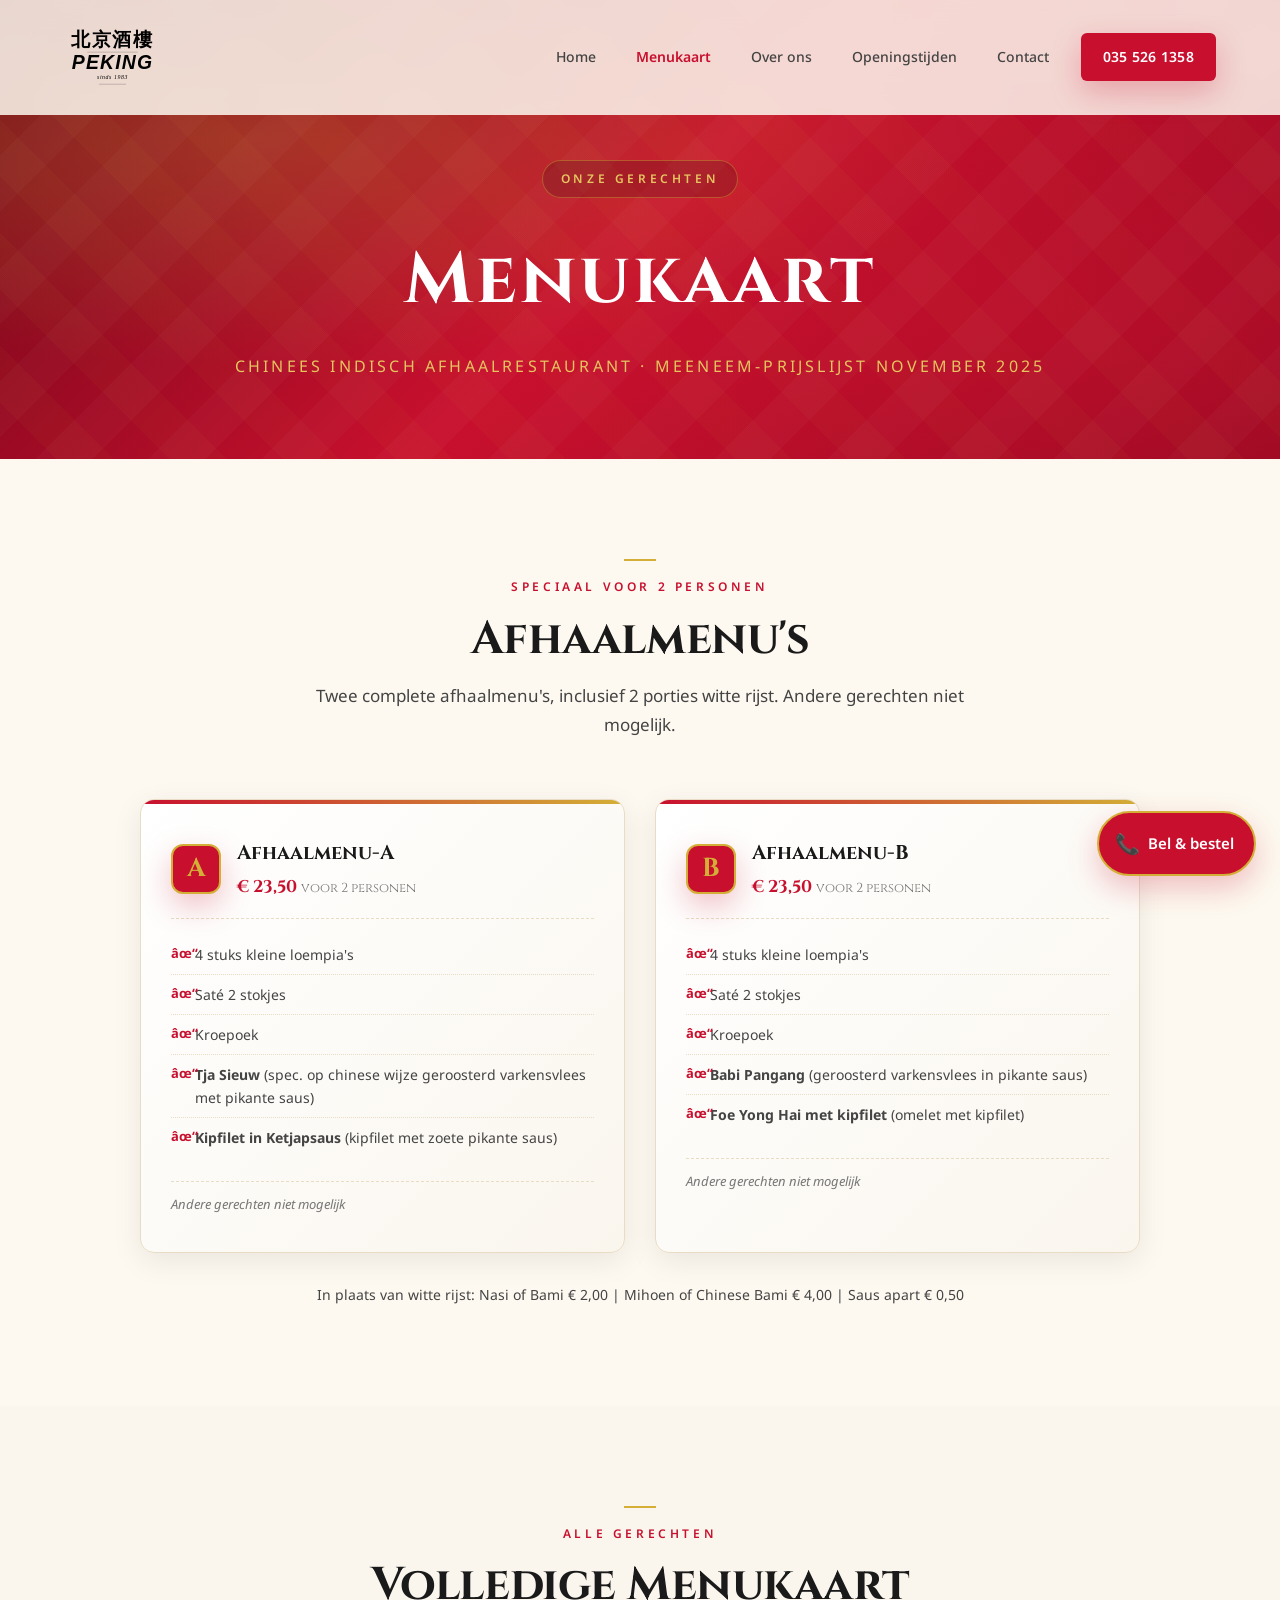
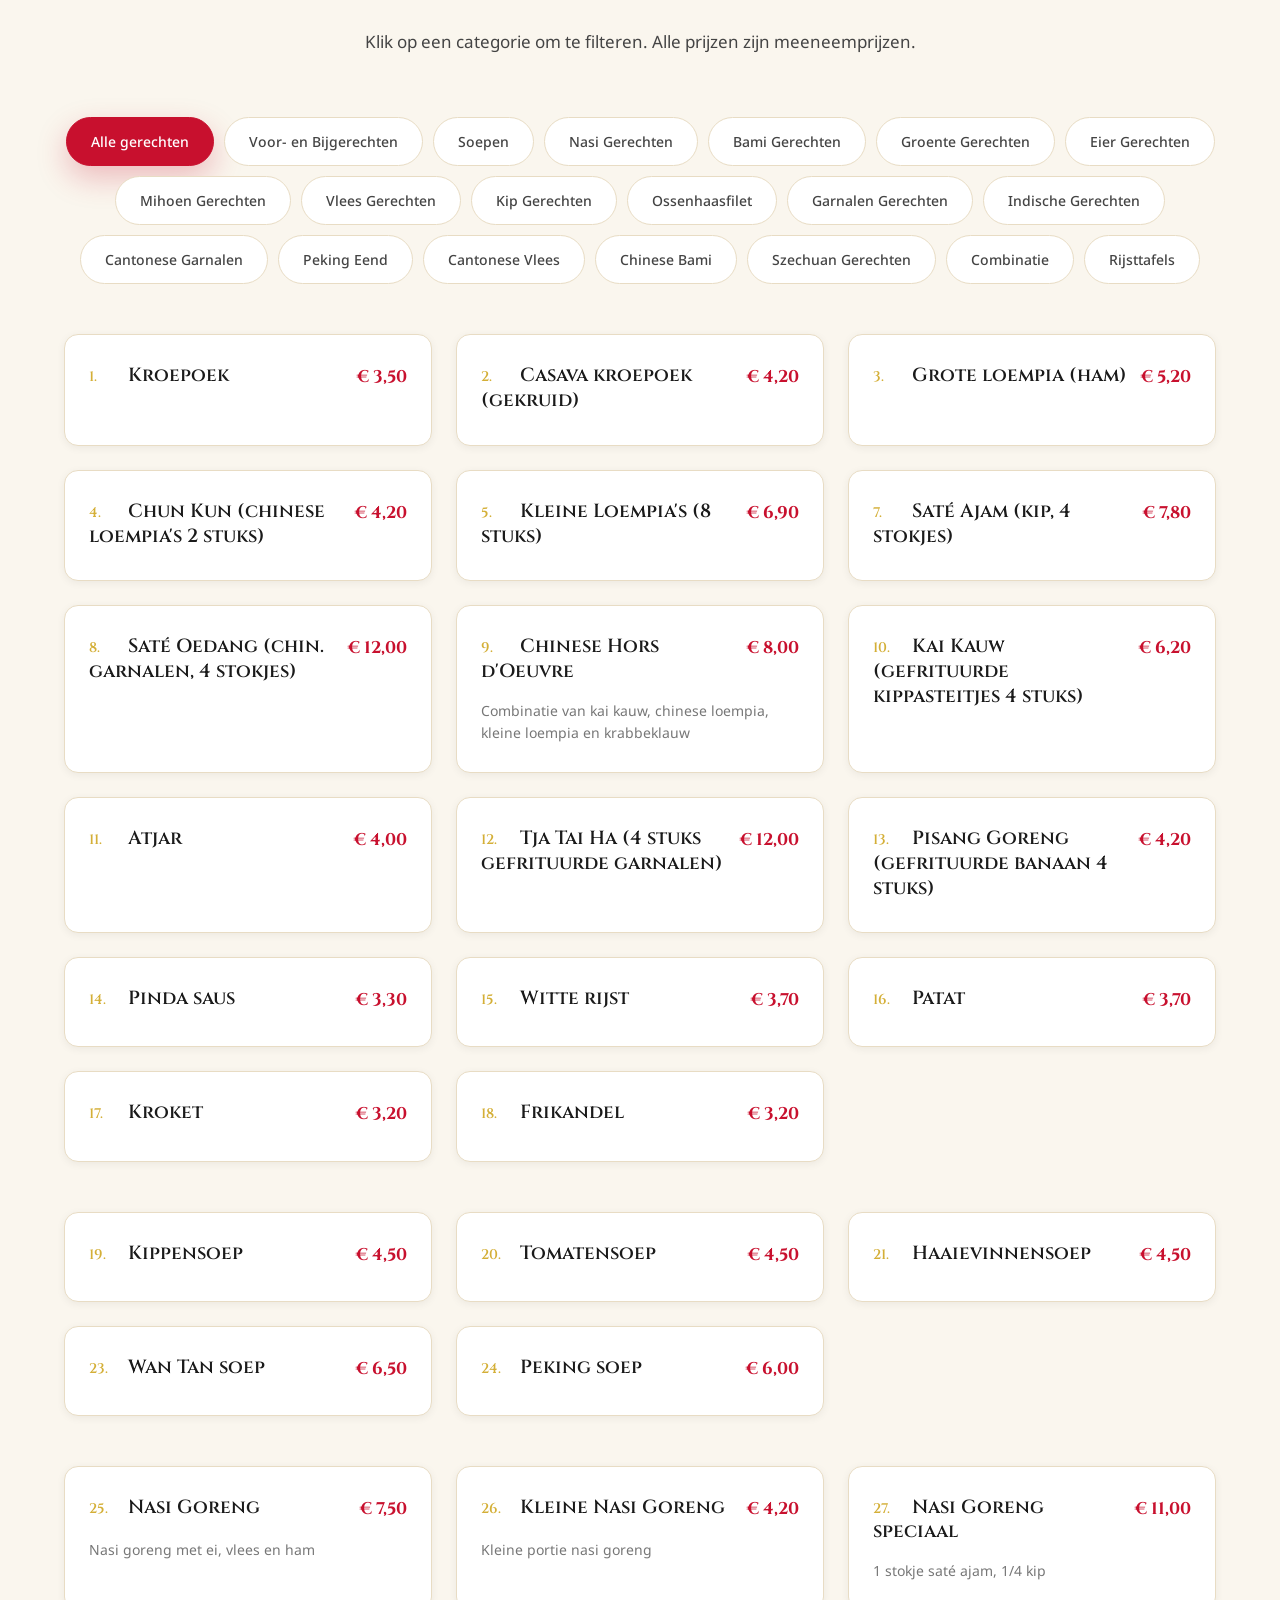
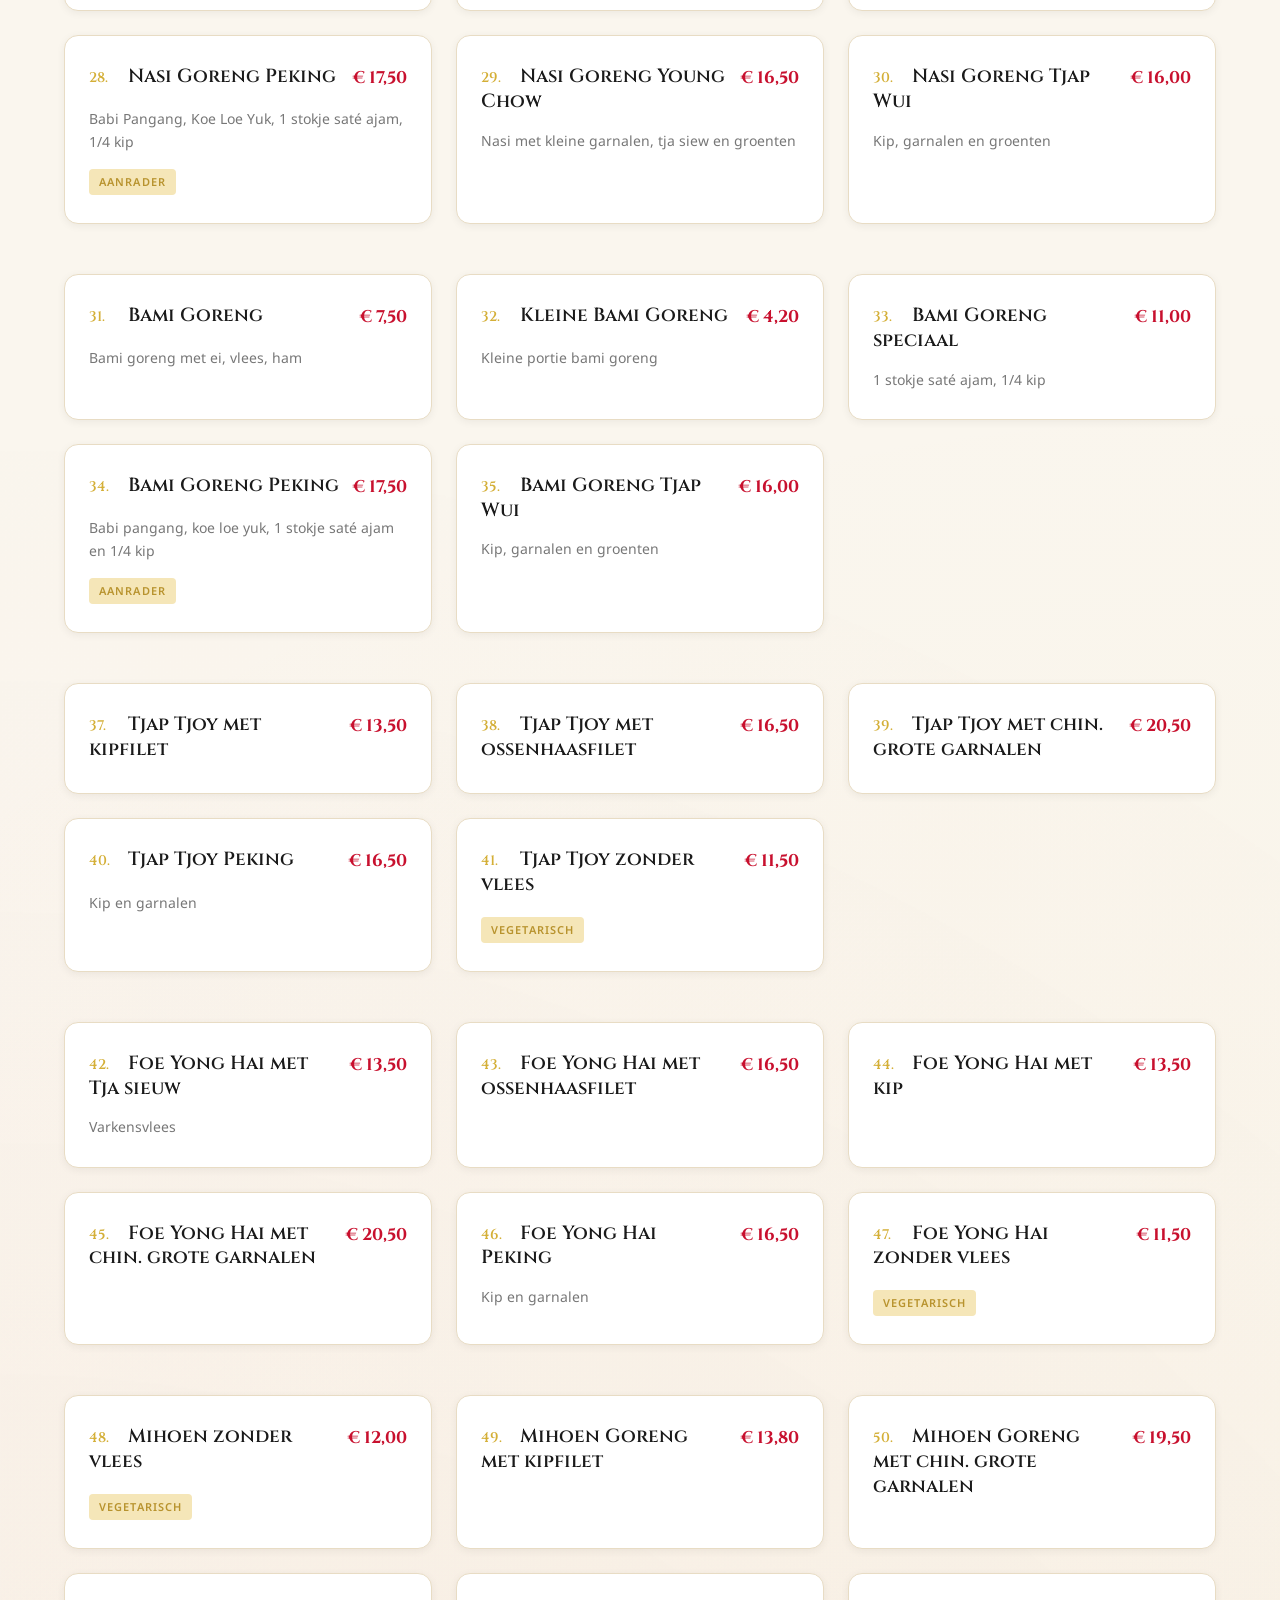
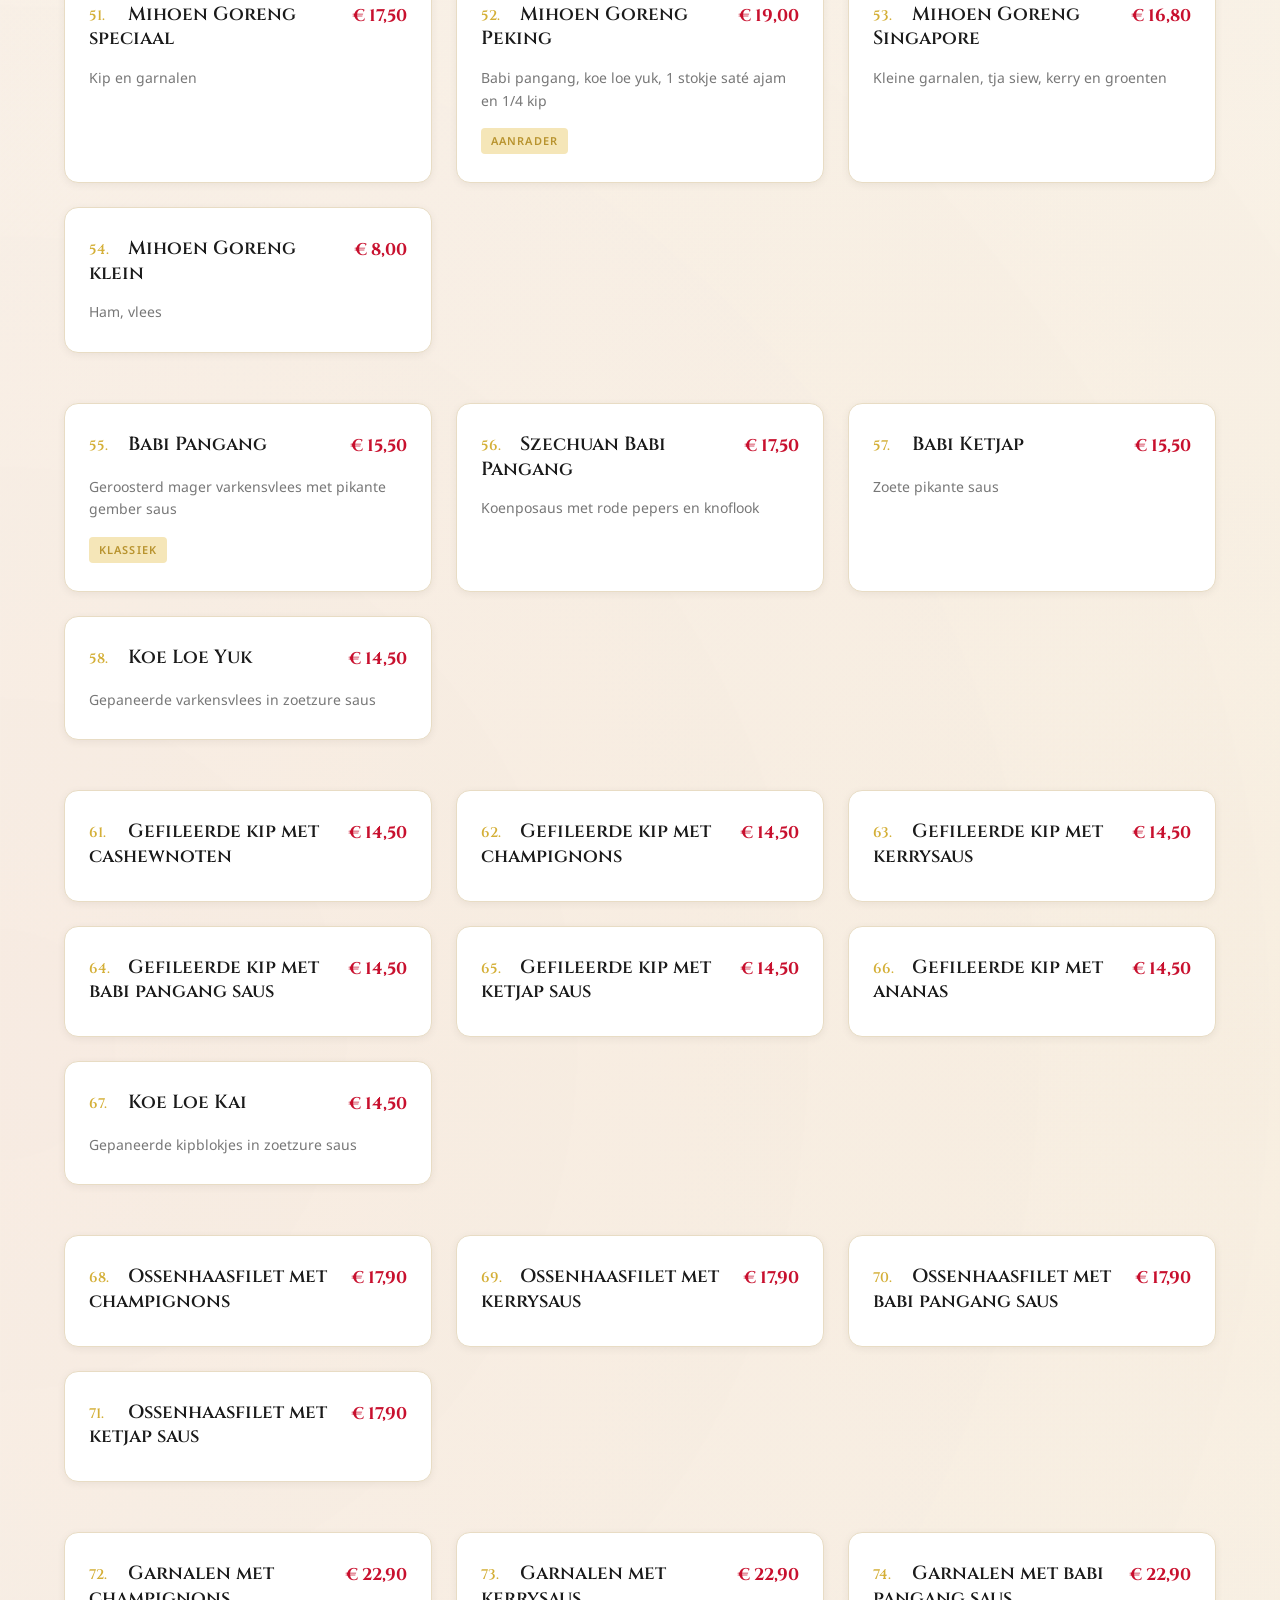
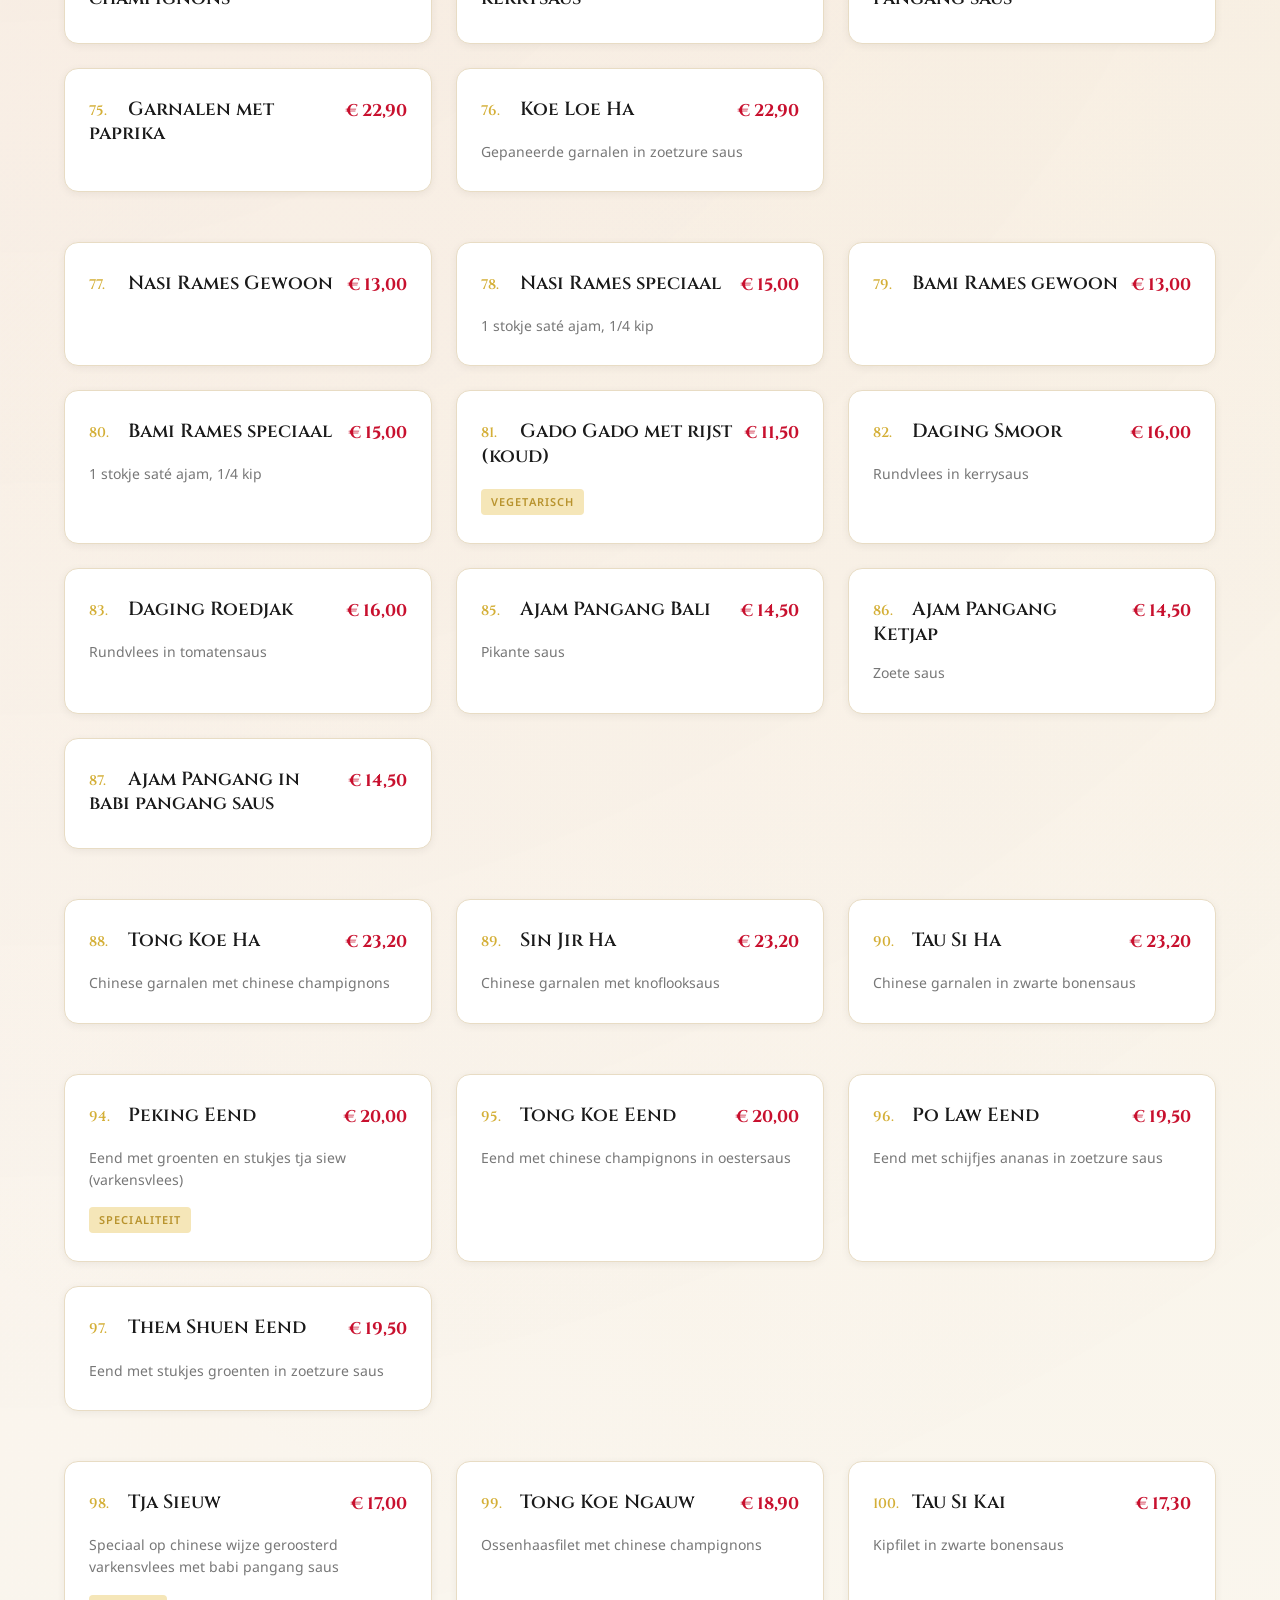
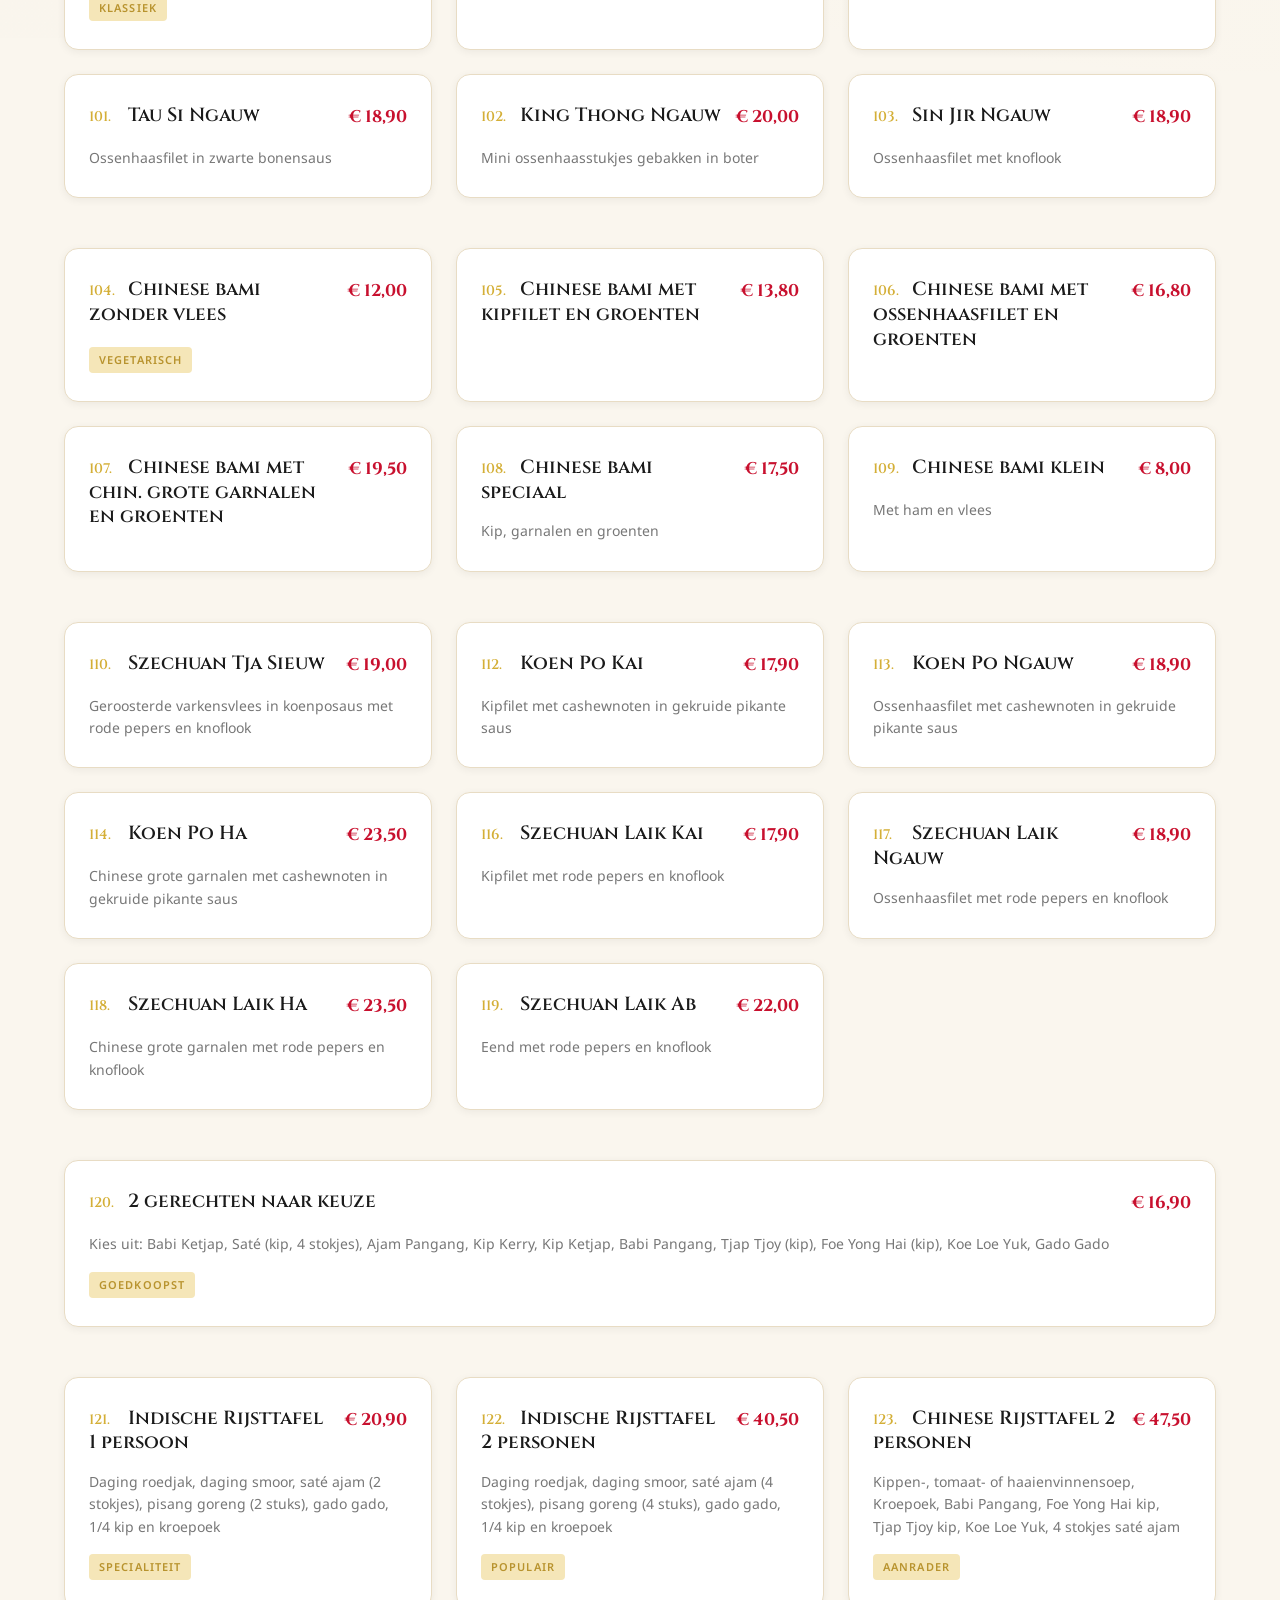
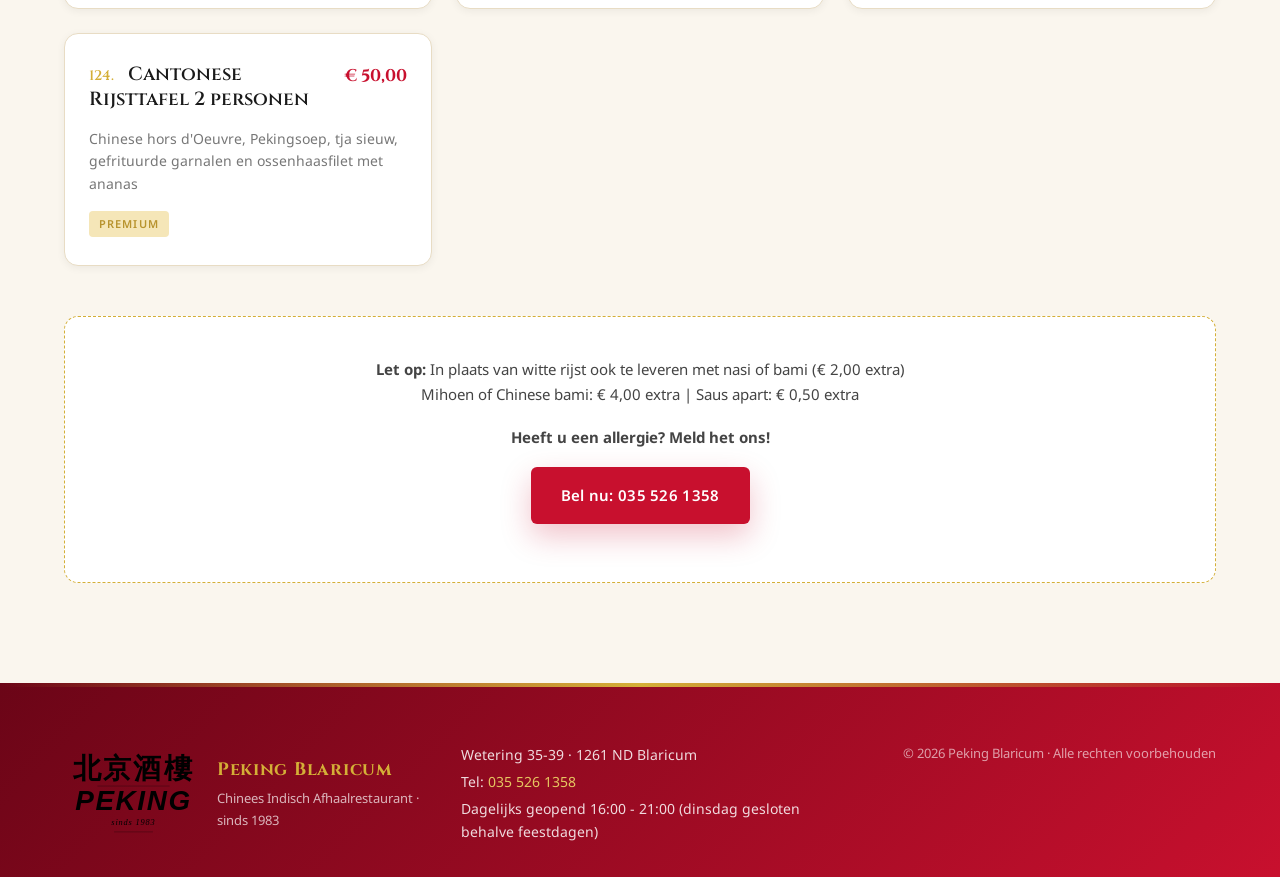
<file: menu.html>
<!DOCTYPE html>
<html lang="nl">
<head>
    <meta charset="UTF-8">
    <meta name="viewport" content="width=device-width, initial-scale=1.0">
    <meta name="description" content="Volledige menukaart van Chinees Indisch Restaurant Peking in Blaricum - meer dan 120 gerechten met eerlijke prijzen.">
    <meta name="keywords" content="Peking Blaricum menukaart, chinees menu, prijzen, afhaalmenu, babi pangang, nasi, bami, rijsttafel">
    <title>Menukaart — Peking Blaricum · Chinees Indisch Afhaalrestaurant</title>
    <link rel="stylesheet" href="style.css">
    <link rel="preconnect" href="https://fonts.googleapis.com">
    <link rel="preconnect" href="https://fonts.gstatic.com" crossorigin>
    <link href="https://fonts.googleapis.com/css2?family=Cinzel:wght@500;700&family=Noto+Sans:wght@300;400;500;600;700&display=swap" rel="stylesheet">
    <link rel="icon" type="image/svg+xml" href="logo.svg">
</head>
<body>

    <!-- Header -->
    <header class="header" id="header">
        <div class="container header-inner">
            <a href="index.html" class="logo logo-image">
                <img src="logo.svg" alt="Peking - sinds 1983" class="logo-img">
            </a>
            <button class="nav-toggle" id="navToggle" aria-label="Menu openen" aria-expanded="false">
                <span></span><span></span><span></span>
            </button>
            <nav class="nav" id="nav">
                <ul class="nav-list">
                    <li><a href="index.html" class="nav-link">Home</a></li>
                    <li><a href="menu.html" class="nav-link active">Menukaart</a></li>
                    <li><a href="index.html#over-ons" class="nav-link">Over ons</a></li>
                    <li><a href="index.html#openingstijden" class="nav-link">Openingstijden</a></li>
                    <li><a href="index.html#contact" class="nav-link">Contact</a></li>
                    <li><a href="tel:0355261358" class="btn btn-primary nav-cta">035 526 1358</a></li>
                </ul>
            </nav>
        </div>
    </header>

    <!-- Menu Hero -->
    <section class="menu-hero">
        <div class="hero-bg"></div>
        <div class="hero-pattern"></div>
        <div class="container menu-hero-inner">
            <p class="hero-eyebrow">Onze gerechten</p>
            <h1 class="menu-hero-title">Menukaart</h1>
            <p class="menu-hero-sub">Chinees Indisch Afhaalrestaurant · Meeneem-prijslijst november 2025</p>
        </div>
    </section>

    <!-- Afhaalmenu's -->
    <section class="section" id="afhaalmenus">
        <div class="container">
            <div class="section-head section-head-center">
                <span class="section-eyebrow">Speciaal voor 2 personen</span>
                <h2 class="section-title">Afhaalmenu's</h2>
                <p class="section-lead">Twee complete afhaalmenu's, inclusief 2 porties witte rijst. Andere gerechten niet mogelijk.</p>
            </div>

            <div class="afhaalmenu-grid">
                <div class="afhaalmenu-card">
                    <div class="afhaalmenu-head">
                        <div class="afhaalmenu-num">A</div>
                        <div>
                            <div class="afhaalmenu-name">Afhaalmenu-A</div>
                            <div class="afhaalmenu-price">&euro; 23,50 <small style="font-weight:400; font-size:13px; color:#777;">voor 2 personen</small></div>
                        </div>
                    </div>
                    <ul class="afhaalmenu-items">
                        <li>4 stuks kleine loempia's</li>
                        <li>Sat&eacute; 2 stokjes</li>
                        <li>Kroepoek</li>
                        <li><strong>Tja Sieuw</strong> (spec. op chinese wijze geroosterd varkensvlees met pikante saus)</li>
                        <li><strong>Kipfilet in Ketjapsaus</strong> (kipfilet met zoete pikante saus)</li>
                    </ul>
                    <div class="afhaalmenu-note">Andere gerechten niet mogelijk</div>
                </div>

                <div class="afhaalmenu-card">
                    <div class="afhaalmenu-head">
                        <div class="afhaalmenu-num">B</div>
                        <div>
                            <div class="afhaalmenu-name">Afhaalmenu-B</div>
                            <div class="afhaalmenu-price">&euro; 23,50 <small style="font-weight:400; font-size:13px; color:#777;">voor 2 personen</small></div>
                        </div>
                    </div>
                    <ul class="afhaalmenu-items">
                        <li>4 stuks kleine loempia's</li>
                        <li>Sat&eacute; 2 stokjes</li>
                        <li>Kroepoek</li>
                        <li><strong>Babi Pangang</strong> (geroosterd varkensvlees in pikante saus)</li>
                        <li><strong>Foe Yong Hai met kipfilet</strong> (omelet met kipfilet)</li>
                    </ul>
                    <div class="afhaalmenu-note">Andere gerechten niet mogelijk</div>
                </div>
            </div>

            <div class="afhaalmenu-toeslag">
                <p>In plaats van witte rijst: Nasi of Bami &euro; 2,00 | Mihoen of Chinese Bami &euro; 4,00 | Saus apart &euro; 0,50</p>
            </div>
        </div>
    </section>

    <!-- Menu Categories + Items -->
    <section class="section section-alt" id="menukaart">
        <div class="container">
            <div class="section-head section-head-center">
                <span class="section-eyebrow">Alle gerechten</span>
                <h2 class="section-title">Volledige Menukaart</h2>
                <p class="section-lead">Klik op een categorie om te filteren. Alle prijzen zijn meeneemprijzen.</p>
            </div>

            <!-- Category Filter -->
            <div class="menu-categories" id="menuCategories">
                <button class="menu-cat active" data-cat="all">Alle gerechten</button>
                <button class="menu-cat" data-cat="voor">Voor- en Bijgerechten</button>
                <button class="menu-cat" data-cat="soepen">Soepen</button>
                <button class="menu-cat" data-cat="nasi">Nasi Gerechten</button>
                <button class="menu-cat" data-cat="bami">Bami Gerechten</button>
                <button class="menu-cat" data-cat="groente">Groente Gerechten</button>
                <button class="menu-cat" data-cat="ei">Eier Gerechten</button>
                <button class="menu-cat" data-cat="mihoen">Mihoen Gerechten</button>
                <button class="menu-cat" data-cat="vlees">Vlees Gerechten</button>
                <button class="menu-cat" data-cat="kip">Kip Gerechten</button>
                <button class="menu-cat" data-cat="ossenhaas">Ossenhaasfilet</button>
                <button class="menu-cat" data-cat="garnalen">Garnalen Gerechten</button>
                <button class="menu-cat" data-cat="indisch">Indische Gerechten</button>
                <button class="menu-cat" data-cat="cant-garnalen">Cantonese Garnalen</button>
                <button class="menu-cat" data-cat="eend">Peking Eend</button>
                <button class="menu-cat" data-cat="cant-vlees">Cantonese Vlees</button>
                <button class="menu-cat" data-cat="ch-bami">Chinese Bami</button>
                <button class="menu-cat" data-cat="szechuan">Szechuan Gerechten</button>
                <button class="menu-cat" data-cat="combi">Combinatie</button>
                <button class="menu-cat" data-cat="rijsttafel">Rijsttafels</button>
            </div>

            <!-- ========== VOOR- EN BIJGERECHTEN ========== -->
            <div class="menu-grid" data-category="voor">
                <div class="menu-item"><div class="menu-item-header"><span class="menu-item-name"><span class="menu-item-num">1.</span> Kroepoek</span><span class="menu-item-price">&euro; 3,50</span></div></div>
                <div class="menu-item"><div class="menu-item-header"><span class="menu-item-name"><span class="menu-item-num">2.</span> Casava kroepoek (gekruid)</span><span class="menu-item-price">&euro; 4,20</span></div></div>
                <div class="menu-item"><div class="menu-item-header"><span class="menu-item-name"><span class="menu-item-num">3.</span> Grote loempia (ham)</span><span class="menu-item-price">&euro; 5,20</span></div></div>
                <div class="menu-item"><div class="menu-item-header"><span class="menu-item-name"><span class="menu-item-num">4.</span> Chun Kun (chinese loempia's 2 stuks)</span><span class="menu-item-price">&euro; 4,20</span></div></div>
                <div class="menu-item"><div class="menu-item-header"><span class="menu-item-name"><span class="menu-item-num">5.</span> Kleine Loempia's (8 stuks)</span><span class="menu-item-price">&euro; 6,90</span></div></div>
                <div class="menu-item"><div class="menu-item-header"><span class="menu-item-name"><span class="menu-item-num">7.</span> Sat&eacute; Ajam (kip, 4 stokjes)</span><span class="menu-item-price">&euro; 7,80</span></div></div>
                <div class="menu-item"><div class="menu-item-header"><span class="menu-item-name"><span class="menu-item-num">8.</span> Sat&eacute; Oedang (chin. garnalen, 4 stokjes)</span><span class="menu-item-price">&euro; 12,00</span></div></div>
                <div class="menu-item"><div class="menu-item-header"><span class="menu-item-name"><span class="menu-item-num">9.</span> Chinese Hors d'Oeuvre</span><span class="menu-item-price">&euro; 8,00</span></div><div class="menu-item-desc">Combinatie van kai kauw, chinese loempia, kleine loempia en krabbeklauw</div></div>
                <div class="menu-item"><div class="menu-item-header"><span class="menu-item-name"><span class="menu-item-num">10.</span> Kai Kauw (gefrituurde kippasteitjes 4 stuks)</span><span class="menu-item-price">&euro; 6,20</span></div></div>
                <div class="menu-item"><div class="menu-item-header"><span class="menu-item-name"><span class="menu-item-num">11.</span> Atjar</span><span class="menu-item-price">&euro; 4,00</span></div></div>
                <div class="menu-item"><div class="menu-item-header"><span class="menu-item-name"><span class="menu-item-num">12.</span> Tja Tai Ha (4 stuks gefrituurde garnalen)</span><span class="menu-item-price">&euro; 12,00</span></div></div>
                <div class="menu-item"><div class="menu-item-header"><span class="menu-item-name"><span class="menu-item-num">13.</span> Pisang Goreng (gefrituurde banaan 4 stuks)</span><span class="menu-item-price">&euro; 4,20</span></div></div>
                <div class="menu-item"><div class="menu-item-header"><span class="menu-item-name"><span class="menu-item-num">14.</span> Pinda saus</span><span class="menu-item-price">&euro; 3,30</span></div></div>
                <div class="menu-item"><div class="menu-item-header"><span class="menu-item-name"><span class="menu-item-num">15.</span> Witte rijst</span><span class="menu-item-price">&euro; 3,70</span></div></div>
                <div class="menu-item"><div class="menu-item-header"><span class="menu-item-name"><span class="menu-item-num">16.</span> Patat</span><span class="menu-item-price">&euro; 3,70</span></div></div>
                <div class="menu-item"><div class="menu-item-header"><span class="menu-item-name"><span class="menu-item-num">17.</span> Kroket</span><span class="menu-item-price">&euro; 3,20</span></div></div>
                <div class="menu-item"><div class="menu-item-header"><span class="menu-item-name"><span class="menu-item-num">18.</span> Frikandel</span><span class="menu-item-price">&euro; 3,20</span></div></div>
            </div>

            <!-- ========== SOEPEN ========== -->
            <div class="menu-grid" data-category="soepen">
                <div class="menu-item"><div class="menu-item-header"><span class="menu-item-name"><span class="menu-item-num">19.</span> Kippensoep</span><span class="menu-item-price">&euro; 4,50</span></div></div>
                <div class="menu-item"><div class="menu-item-header"><span class="menu-item-name"><span class="menu-item-num">20.</span> Tomatensoep</span><span class="menu-item-price">&euro; 4,50</span></div></div>
                <div class="menu-item"><div class="menu-item-header"><span class="menu-item-name"><span class="menu-item-num">21.</span> Haaievinnensoep</span><span class="menu-item-price">&euro; 4,50</span></div></div>
                <div class="menu-item"><div class="menu-item-header"><span class="menu-item-name"><span class="menu-item-num">23.</span> Wan Tan soep</span><span class="menu-item-price">&euro; 6,50</span></div></div>
                <div class="menu-item"><div class="menu-item-header"><span class="menu-item-name"><span class="menu-item-num">24.</span> Peking soep</span><span class="menu-item-price">&euro; 6,00</span></div></div>
            </div>

            <!-- ========== NASI GERECHTEN ========== -->
            <div class="menu-grid" data-category="nasi">
                <div class="menu-item"><div class="menu-item-header"><span class="menu-item-name"><span class="menu-item-num">25.</span> Nasi Goreng</span><span class="menu-item-price">&euro; 7,50</span></div><div class="menu-item-desc">Nasi goreng met ei, vlees en ham</div></div>
                <div class="menu-item"><div class="menu-item-header"><span class="menu-item-name"><span class="menu-item-num">26.</span> Kleine Nasi Goreng</span><span class="menu-item-price">&euro; 4,20</span></div><div class="menu-item-desc">Kleine portie nasi goreng</div></div>
                <div class="menu-item"><div class="menu-item-header"><span class="menu-item-name"><span class="menu-item-num">27.</span> Nasi Goreng speciaal</span><span class="menu-item-price">&euro; 11,00</span></div><div class="menu-item-desc">1 stokje sat&eacute; ajam, 1/4 kip</div></div>
                <div class="menu-item"><div class="menu-item-header"><span class="menu-item-name"><span class="menu-item-num">28.</span> Nasi Goreng Peking</span><span class="menu-item-price">&euro; 17,50</span></div><div class="menu-item-desc">Babi Pangang, Koe Loe Yuk, 1 stokje sat&eacute; ajam, 1/4 kip</div><span class="menu-item-tag">Aanrader</span></div>
                <div class="menu-item"><div class="menu-item-header"><span class="menu-item-name"><span class="menu-item-num">29.</span> Nasi Goreng Young Chow</span><span class="menu-item-price">&euro; 16,50</span></div><div class="menu-item-desc">Nasi met kleine garnalen, tja siew en groenten</div></div>
                <div class="menu-item"><div class="menu-item-header"><span class="menu-item-name"><span class="menu-item-num">30.</span> Nasi Goreng Tjap Wui</span><span class="menu-item-price">&euro; 16,00</span></div><div class="menu-item-desc">Kip, garnalen en groenten</div></div>
            </div>

            <!-- ========== BAMI GERECHTEN ========== -->
            <div class="menu-grid" data-category="bami">
                <div class="menu-item"><div class="menu-item-header"><span class="menu-item-name"><span class="menu-item-num">31.</span> Bami Goreng</span><span class="menu-item-price">&euro; 7,50</span></div><div class="menu-item-desc">Bami goreng met ei, vlees, ham</div></div>
                <div class="menu-item"><div class="menu-item-header"><span class="menu-item-name"><span class="menu-item-num">32.</span> Kleine Bami Goreng</span><span class="menu-item-price">&euro; 4,20</span></div><div class="menu-item-desc">Kleine portie bami goreng</div></div>
                <div class="menu-item"><div class="menu-item-header"><span class="menu-item-name"><span class="menu-item-num">33.</span> Bami Goreng speciaal</span><span class="menu-item-price">&euro; 11,00</span></div><div class="menu-item-desc">1 stokje sat&eacute; ajam, 1/4 kip</div></div>
                <div class="menu-item"><div class="menu-item-header"><span class="menu-item-name"><span class="menu-item-num">34.</span> Bami Goreng Peking</span><span class="menu-item-price">&euro; 17,50</span></div><div class="menu-item-desc">Babi pangang, koe loe yuk, 1 stokje sat&eacute; ajam en 1/4 kip</div><span class="menu-item-tag">Aanrader</span></div>
                <div class="menu-item"><div class="menu-item-header"><span class="menu-item-name"><span class="menu-item-num">35.</span> Bami Goreng Tjap Wui</span><span class="menu-item-price">&euro; 16,00</span></div><div class="menu-item-desc">Kip, garnalen en groenten</div></div>
            </div>

            <!-- ========== GROENTE GERECHTEN ========== -->
            <div class="menu-grid" data-category="groente">
                <div class="menu-item"><div class="menu-item-header"><span class="menu-item-name"><span class="menu-item-num">37.</span> Tjap Tjoy met kipfilet</span><span class="menu-item-price">&euro; 13,50</span></div></div>
                <div class="menu-item"><div class="menu-item-header"><span class="menu-item-name"><span class="menu-item-num">38.</span> Tjap Tjoy met ossenhaasfilet</span><span class="menu-item-price">&euro; 16,50</span></div></div>
                <div class="menu-item"><div class="menu-item-header"><span class="menu-item-name"><span class="menu-item-num">39.</span> Tjap Tjoy met chin. grote garnalen</span><span class="menu-item-price">&euro; 20,50</span></div></div>
                <div class="menu-item"><div class="menu-item-header"><span class="menu-item-name"><span class="menu-item-num">40.</span> Tjap Tjoy Peking</span><span class="menu-item-price">&euro; 16,50</span></div><div class="menu-item-desc">Kip en garnalen</div></div>
                <div class="menu-item"><div class="menu-item-header"><span class="menu-item-name"><span class="menu-item-num">41.</span> Tjap Tjoy zonder vlees</span><span class="menu-item-price">&euro; 11,50</span></div><div class="menu-item-tag">Vegetarisch</div></div>
            </div>

            <!-- ========== EIER GERECHTEN ========== -->
            <div class="menu-grid" data-category="ei">
                <div class="menu-item"><div class="menu-item-header"><span class="menu-item-name"><span class="menu-item-num">42.</span> Foe Yong Hai met Tja sieuw</span><span class="menu-item-price">&euro; 13,50</span></div><div class="menu-item-desc">Varkensvlees</div></div>
                <div class="menu-item"><div class="menu-item-header"><span class="menu-item-name"><span class="menu-item-num">43.</span> Foe Yong Hai met ossenhaasfilet</span><span class="menu-item-price">&euro; 16,50</span></div></div>
                <div class="menu-item"><div class="menu-item-header"><span class="menu-item-name"><span class="menu-item-num">44.</span> Foe Yong Hai met kip</span><span class="menu-item-price">&euro; 13,50</span></div></div>
                <div class="menu-item"><div class="menu-item-header"><span class="menu-item-name"><span class="menu-item-num">45.</span> Foe Yong Hai met chin. grote garnalen</span><span class="menu-item-price">&euro; 20,50</span></div></div>
                <div class="menu-item"><div class="menu-item-header"><span class="menu-item-name"><span class="menu-item-num">46.</span> Foe Yong Hai Peking</span><span class="menu-item-price">&euro; 16,50</span></div><div class="menu-item-desc">Kip en garnalen</div></div>
                <div class="menu-item"><div class="menu-item-header"><span class="menu-item-name"><span class="menu-item-num">47.</span> Foe Yong Hai zonder vlees</span><span class="menu-item-price">&euro; 11,50</span></div><div class="menu-item-tag">Vegetarisch</div></div>
            </div>

            <!-- ========== MIHOEN GERECHTEN ========== -->
            <div class="menu-grid" data-category="mihoen">
                <div class="menu-item"><div class="menu-item-header"><span class="menu-item-name"><span class="menu-item-num">48.</span> Mihoen zonder vlees</span><span class="menu-item-price">&euro; 12,00</span></div><div class="menu-item-tag">Vegetarisch</div></div>
                <div class="menu-item"><div class="menu-item-header"><span class="menu-item-name"><span class="menu-item-num">49.</span> Mihoen Goreng met kipfilet</span><span class="menu-item-price">&euro; 13,80</span></div></div>
                <div class="menu-item"><div class="menu-item-header"><span class="menu-item-name"><span class="menu-item-num">50.</span> Mihoen Goreng met chin. grote garnalen</span><span class="menu-item-price">&euro; 19,50</span></div></div>
                <div class="menu-item"><div class="menu-item-header"><span class="menu-item-name"><span class="menu-item-num">51.</span> Mihoen Goreng speciaal</span><span class="menu-item-price">&euro; 17,50</span></div><div class="menu-item-desc">Kip en garnalen</div></div>
                <div class="menu-item"><div class="menu-item-header"><span class="menu-item-name"><span class="menu-item-num">52.</span> Mihoen Goreng Peking</span><span class="menu-item-price">&euro; 19,00</span></div><div class="menu-item-desc">Babi pangang, koe loe yuk, 1 stokje sat&eacute; ajam en 1/4 kip</div><span class="menu-item-tag">Aanrader</span></div>
                <div class="menu-item"><div class="menu-item-header"><span class="menu-item-name"><span class="menu-item-num">53.</span> Mihoen Goreng Singapore</span><span class="menu-item-price">&euro; 16,80</span></div><div class="menu-item-desc">Kleine garnalen, tja siew, kerry en groenten</div></div>
                <div class="menu-item"><div class="menu-item-header"><span class="menu-item-name"><span class="menu-item-num">54.</span> Mihoen Goreng klein</span><span class="menu-item-price">&euro; 8,00</span></div><div class="menu-item-desc">Ham, vlees</div></div>
            </div>

            <!-- ========== VLEES GERECHTEN ========== -->
            <div class="menu-grid" data-category="vlees">
                <div class="menu-item"><div class="menu-item-header"><span class="menu-item-name"><span class="menu-item-num">55.</span> Babi Pangang</span><span class="menu-item-price">&euro; 15,50</span></div><div class="menu-item-desc">Geroosterd mager varkensvlees met pikante gember saus</div><span class="menu-item-tag">Klassiek</span></div>
                <div class="menu-item"><div class="menu-item-header"><span class="menu-item-name"><span class="menu-item-num">56.</span> Szechuan Babi Pangang</span><span class="menu-item-price">&euro; 17,50</span></div><div class="menu-item-desc">Koenposaus met rode pepers en knoflook</div></div>
                <div class="menu-item"><div class="menu-item-header"><span class="menu-item-name"><span class="menu-item-num">57.</span> Babi Ketjap</span><span class="menu-item-price">&euro; 15,50</span></div><div class="menu-item-desc">Zoete pikante saus</div></div>
                <div class="menu-item"><div class="menu-item-header"><span class="menu-item-name"><span class="menu-item-num">58.</span> Koe Loe Yuk</span><span class="menu-item-price">&euro; 14,50</span></div><div class="menu-item-desc">Gepaneerde varkensvlees in zoetzure saus</div></div>
            </div>

            <!-- ========== KIP GERECHTEN ========== -->
            <div class="menu-grid" data-category="kip">
                <div class="menu-item"><div class="menu-item-header"><span class="menu-item-name"><span class="menu-item-num">61.</span> Gefileerde kip met cashewnoten</span><span class="menu-item-price">&euro; 14,50</span></div></div>
                <div class="menu-item"><div class="menu-item-header"><span class="menu-item-name"><span class="menu-item-num">62.</span> Gefileerde kip met champignons</span><span class="menu-item-price">&euro; 14,50</span></div></div>
                <div class="menu-item"><div class="menu-item-header"><span class="menu-item-name"><span class="menu-item-num">63.</span> Gefileerde kip met kerrysaus</span><span class="menu-item-price">&euro; 14,50</span></div></div>
                <div class="menu-item"><div class="menu-item-header"><span class="menu-item-name"><span class="menu-item-num">64.</span> Gefileerde kip met babi pangang saus</span><span class="menu-item-price">&euro; 14,50</span></div></div>
                <div class="menu-item"><div class="menu-item-header"><span class="menu-item-name"><span class="menu-item-num">65.</span> Gefileerde kip met ketjap saus</span><span class="menu-item-price">&euro; 14,50</span></div></div>
                <div class="menu-item"><div class="menu-item-header"><span class="menu-item-name"><span class="menu-item-num">66.</span> Gefileerde kip met ananas</span><span class="menu-item-price">&euro; 14,50</span></div></div>
                <div class="menu-item"><div class="menu-item-header"><span class="menu-item-name"><span class="menu-item-num">67.</span> Koe Loe Kai</span><span class="menu-item-price">&euro; 14,50</span></div><div class="menu-item-desc">Gepaneerde kipblokjes in zoetzure saus</div></div>
            </div>

            <!-- ========== OSSENHAASFILET ========== -->
            <div class="menu-grid" data-category="ossenhaas">
                <div class="menu-item"><div class="menu-item-header"><span class="menu-item-name"><span class="menu-item-num">68.</span> Ossenhaasfilet met champignons</span><span class="menu-item-price">&euro; 17,90</span></div></div>
                <div class="menu-item"><div class="menu-item-header"><span class="menu-item-name"><span class="menu-item-num">69.</span> Ossenhaasfilet met kerrysaus</span><span class="menu-item-price">&euro; 17,90</span></div></div>
                <div class="menu-item"><div class="menu-item-header"><span class="menu-item-name"><span class="menu-item-num">70.</span> Ossenhaasfilet met babi pangang saus</span><span class="menu-item-price">&euro; 17,90</span></div></div>
                <div class="menu-item"><div class="menu-item-header"><span class="menu-item-name"><span class="menu-item-num">71.</span> Ossenhaasfilet met ketjap saus</span><span class="menu-item-price">&euro; 17,90</span></div></div>
            </div>

            <!-- ========== GARNALEN GERECHTEN ========== -->
            <div class="menu-grid" data-category="garnalen">
                <div class="menu-item"><div class="menu-item-header"><span class="menu-item-name"><span class="menu-item-num">72.</span> Garnalen met champignons</span><span class="menu-item-price">&euro; 22,90</span></div></div>
                <div class="menu-item"><div class="menu-item-header"><span class="menu-item-name"><span class="menu-item-num">73.</span> Garnalen met kerrysaus</span><span class="menu-item-price">&euro; 22,90</span></div></div>
                <div class="menu-item"><div class="menu-item-header"><span class="menu-item-name"><span class="menu-item-num">74.</span> Garnalen met babi pangang saus</span><span class="menu-item-price">&euro; 22,90</span></div></div>
                <div class="menu-item"><div class="menu-item-header"><span class="menu-item-name"><span class="menu-item-num">75.</span> Garnalen met paprika</span><span class="menu-item-price">&euro; 22,90</span></div></div>
                <div class="menu-item"><div class="menu-item-header"><span class="menu-item-name"><span class="menu-item-num">76.</span> Koe Loe Ha</span><span class="menu-item-price">&euro; 22,90</span></div><div class="menu-item-desc">Gepaneerde garnalen in zoetzure saus</div></div>
            </div>

            <!-- ========== INDISCHE GERECHTEN ========== -->
            <div class="menu-grid" data-category="indisch">
                <div class="menu-item"><div class="menu-item-header"><span class="menu-item-name"><span class="menu-item-num">77.</span> Nasi Rames Gewoon</span><span class="menu-item-price">&euro; 13,00</span></div></div>
                <div class="menu-item"><div class="menu-item-header"><span class="menu-item-name"><span class="menu-item-num">78.</span> Nasi Rames speciaal</span><span class="menu-item-price">&euro; 15,00</span></div><div class="menu-item-desc">1 stokje sat&eacute; ajam, 1/4 kip</div></div>
                <div class="menu-item"><div class="menu-item-header"><span class="menu-item-name"><span class="menu-item-num">79.</span> Bami Rames gewoon</span><span class="menu-item-price">&euro; 13,00</span></div></div>
                <div class="menu-item"><div class="menu-item-header"><span class="menu-item-name"><span class="menu-item-num">80.</span> Bami Rames speciaal</span><span class="menu-item-price">&euro; 15,00</span></div><div class="menu-item-desc">1 stokje sat&eacute; ajam, 1/4 kip</div></div>
                <div class="menu-item"><div class="menu-item-header"><span class="menu-item-name"><span class="menu-item-num">81.</span> Gado Gado met rijst (koud)</span><span class="menu-item-price">&euro; 11,50</span></div><div class="menu-item-tag">Vegetarisch</div></div>
                <div class="menu-item"><div class="menu-item-header"><span class="menu-item-name"><span class="menu-item-num">82.</span> Daging Smoor</span><span class="menu-item-price">&euro; 16,00</span></div><div class="menu-item-desc">Rundvlees in kerrysaus</div></div>
                <div class="menu-item"><div class="menu-item-header"><span class="menu-item-name"><span class="menu-item-num">83.</span> Daging Roedjak</span><span class="menu-item-price">&euro; 16,00</span></div><div class="menu-item-desc">Rundvlees in tomatensaus</div></div>
                <div class="menu-item"><div class="menu-item-header"><span class="menu-item-name"><span class="menu-item-num">85.</span> Ajam Pangang Bali</span><span class="menu-item-price">&euro; 14,50</span></div><div class="menu-item-desc">Pikante saus</div></div>
                <div class="menu-item"><div class="menu-item-header"><span class="menu-item-name"><span class="menu-item-num">86.</span> Ajam Pangang Ketjap</span><span class="menu-item-price">&euro; 14,50</span></div><div class="menu-item-desc">Zoete saus</div></div>
                <div class="menu-item"><div class="menu-item-header"><span class="menu-item-name"><span class="menu-item-num">87.</span> Ajam Pangang in babi pangang saus</span><span class="menu-item-price">&euro; 14,50</span></div></div>
            </div>

            <!-- ========== CANTONESE GARNALEN ========== -->
            <div class="menu-grid" data-category="cant-garnalen">
                <div class="menu-item"><div class="menu-item-header"><span class="menu-item-name"><span class="menu-item-num">88.</span> Tong Koe Ha</span><span class="menu-item-price">&euro; 23,20</span></div><div class="menu-item-desc">Chinese garnalen met chinese champignons</div></div>
                <div class="menu-item"><div class="menu-item-header"><span class="menu-item-name"><span class="menu-item-num">89.</span> Sin Jir Ha</span><span class="menu-item-price">&euro; 23,20</span></div><div class="menu-item-desc">Chinese garnalen met knoflooksaus</div></div>
                <div class="menu-item"><div class="menu-item-header"><span class="menu-item-name"><span class="menu-item-num">90.</span> Tau Si Ha</span><span class="menu-item-price">&euro; 23,20</span></div><div class="menu-item-desc">Chinese garnalen in zwarte bonensaus</div></div>
            </div>

            <!-- ========== PEKING EEND ========== -->
            <div class="menu-grid" data-category="eend">
                <div class="menu-item"><div class="menu-item-header"><span class="menu-item-name"><span class="menu-item-num">94.</span> Peking Eend</span><span class="menu-item-price">&euro; 20,00</span></div><div class="menu-item-desc">Eend met groenten en stukjes tja siew (varkensvlees)</div><span class="menu-item-tag">Specialiteit</span></div>
                <div class="menu-item"><div class="menu-item-header"><span class="menu-item-name"><span class="menu-item-num">95.</span> Tong Koe Eend</span><span class="menu-item-price">&euro; 20,00</span></div><div class="menu-item-desc">Eend met chinese champignons in oestersaus</div></div>
                <div class="menu-item"><div class="menu-item-header"><span class="menu-item-name"><span class="menu-item-num">96.</span> Po Law Eend</span><span class="menu-item-price">&euro; 19,50</span></div><div class="menu-item-desc">Eend met schijfjes ananas in zoetzure saus</div></div>
                <div class="menu-item"><div class="menu-item-header"><span class="menu-item-name"><span class="menu-item-num">97.</span> Them Shuen Eend</span><span class="menu-item-price">&euro; 19,50</span></div><div class="menu-item-desc">Eend met stukjes groenten in zoetzure saus</div></div>
            </div>

            <!-- ========== CANTONESE VLEES ========== -->
            <div class="menu-grid" data-category="cant-vlees">
                <div class="menu-item"><div class="menu-item-header"><span class="menu-item-name"><span class="menu-item-num">98.</span> Tja Sieuw</span><span class="menu-item-price">&euro; 17,00</span></div><div class="menu-item-desc">Speciaal op chinese wijze geroosterd varkensvlees met babi pangang saus</div><span class="menu-item-tag">Klassiek</span></div>
                <div class="menu-item"><div class="menu-item-header"><span class="menu-item-name"><span class="menu-item-num">99.</span> Tong Koe Ngauw</span><span class="menu-item-price">&euro; 18,90</span></div><div class="menu-item-desc">Ossenhaasfilet met chinese champignons</div></div>
                <div class="menu-item"><div class="menu-item-header"><span class="menu-item-name"><span class="menu-item-num">100.</span> Tau Si Kai</span><span class="menu-item-price">&euro; 17,30</span></div><div class="menu-item-desc">Kipfilet in zwarte bonensaus</div></div>
                <div class="menu-item"><div class="menu-item-header"><span class="menu-item-name"><span class="menu-item-num">101.</span> Tau Si Ngauw</span><span class="menu-item-price">&euro; 18,90</span></div><div class="menu-item-desc">Ossenhaasfilet in zwarte bonensaus</div></div>
                <div class="menu-item"><div class="menu-item-header"><span class="menu-item-name"><span class="menu-item-num">102.</span> King Thong Ngauw</span><span class="menu-item-price">&euro; 20,00</span></div><div class="menu-item-desc">Mini ossenhaasstukjes gebakken in boter</div></div>
                <div class="menu-item"><div class="menu-item-header"><span class="menu-item-name"><span class="menu-item-num">103.</span> Sin Jir Ngauw</span><span class="menu-item-price">&euro; 18,90</span></div><div class="menu-item-desc">Ossenhaasfilet met knoflook</div></div>
            </div>

            <!-- ========== CHINESE BAMIE ========== -->
            <div class="menu-grid" data-category="ch-bami">
                <div class="menu-item"><div class="menu-item-header"><span class="menu-item-name"><span class="menu-item-num">104.</span> Chinese bami zonder vlees</span><span class="menu-item-price">&euro; 12,00</span></div><div class="menu-item-tag">Vegetarisch</div></div>
                <div class="menu-item"><div class="menu-item-header"><span class="menu-item-name"><span class="menu-item-num">105.</span> Chinese bami met kipfilet en groenten</span><span class="menu-item-price">&euro; 13,80</span></div></div>
                <div class="menu-item"><div class="menu-item-header"><span class="menu-item-name"><span class="menu-item-num">106.</span> Chinese bami met ossenhaasfilet en groenten</span><span class="menu-item-price">&euro; 16,80</span></div></div>
                <div class="menu-item"><div class="menu-item-header"><span class="menu-item-name"><span class="menu-item-num">107.</span> Chinese bami met chin. grote garnalen en groenten</span><span class="menu-item-price">&euro; 19,50</span></div></div>
                <div class="menu-item"><div class="menu-item-header"><span class="menu-item-name"><span class="menu-item-num">108.</span> Chinese bami speciaal</span><span class="menu-item-price">&euro; 17,50</span></div><div class="menu-item-desc">Kip, garnalen en groenten</div></div>
                <div class="menu-item"><div class="menu-item-header"><span class="menu-item-name"><span class="menu-item-num">109.</span> Chinese bami klein</span><span class="menu-item-price">&euro; 8,00</span></div><div class="menu-item-desc">Met ham en vlees</div></div>
            </div>

            <!-- ========== SZECHUAN GERECHTEN ========== -->
            <div class="menu-grid" data-category="szechuan">
                <div class="menu-item"><div class="menu-item-header"><span class="menu-item-name"><span class="menu-item-num">110.</span> Szechuan Tja Sieuw</span><span class="menu-item-price">&euro; 19,00</span></div><div class="menu-item-desc">Geroosterde varkensvlees in koenposaus met rode pepers en knoflook</div></div>
                <div class="menu-item"><div class="menu-item-header"><span class="menu-item-name"><span class="menu-item-num">112.</span> Koen Po Kai</span><span class="menu-item-price">&euro; 17,90</span></div><div class="menu-item-desc">Kipfilet met cashewnoten in gekruide pikante saus</div></div>
                <div class="menu-item"><div class="menu-item-header"><span class="menu-item-name"><span class="menu-item-num">113.</span> Koen Po Ngauw</span><span class="menu-item-price">&euro; 18,90</span></div><div class="menu-item-desc">Ossenhaasfilet met cashewnoten in gekruide pikante saus</div></div>
                <div class="menu-item"><div class="menu-item-header"><span class="menu-item-name"><span class="menu-item-num">114.</span> Koen Po Ha</span><span class="menu-item-price">&euro; 23,50</span></div><div class="menu-item-desc">Chinese grote garnalen met cashewnoten in gekruide pikante saus</div></div>
                <div class="menu-item"><div class="menu-item-header"><span class="menu-item-name"><span class="menu-item-num">116.</span> Szechuan Laik Kai</span><span class="menu-item-price">&euro; 17,90</span></div><div class="menu-item-desc">Kipfilet met rode pepers en knoflook</div></div>
                <div class="menu-item"><div class="menu-item-header"><span class="menu-item-name"><span class="menu-item-num">117.</span> Szechuan Laik Ngauw</span><span class="menu-item-price">&euro; 18,90</span></div><div class="menu-item-desc">Ossenhaasfilet met rode pepers en knoflook</div></div>
                <div class="menu-item"><div class="menu-item-header"><span class="menu-item-name"><span class="menu-item-num">118.</span> Szechuan Laik Ha</span><span class="menu-item-price">&euro; 23,50</span></div><div class="menu-item-desc">Chinese grote garnalen met rode pepers en knoflook</div></div>
                <div class="menu-item"><div class="menu-item-header"><span class="menu-item-name"><span class="menu-item-num">119.</span> Szechuan Laik Ab</span><span class="menu-item-price">&euro; 22,00</span></div><div class="menu-item-desc">Eend met rode pepers en knoflook</div></div>
            </div>

            <!-- ========== COMBINATIE ========== -->
            <div class="menu-grid" data-category="combi">
                <div class="menu-item" style="grid-column: 1 / -1;">
                    <div class="menu-item-header">
                        <span class="menu-item-name"><span class="menu-item-num">120.</span> 2 gerechten naar keuze</span>
                        <span class="menu-item-price">&euro; 16,90</span>
                    </div>
                    <div class="menu-item-desc">Kies uit: Babi Ketjap, Sat&eacute; (kip, 4 stokjes), Ajam Pangang, Kip Kerry, Kip Ketjap, Babi Pangang, Tjap Tjoy (kip), Foe Yong Hai (kip), Koe Loe Yuk, Gado Gado</div>
                    <span class="menu-item-tag">Goedkoopst</span>
                </div>
            </div>

            <!-- ========== RIJSTTAFELS ========== -->
            <div class="menu-grid" data-category="rijsttafel">
                <div class="menu-item">
                    <div class="menu-item-header">
                        <span class="menu-item-name"><span class="menu-item-num">121.</span> Indische Rijsttafel 1 persoon</span>
                        <span class="menu-item-price">&euro; 20,90</span>
                    </div>
                    <div class="menu-item-desc">Daging roedjak, daging smoor, sat&eacute; ajam (2 stokjes), pisang goreng (2 stuks), gado gado, 1/4 kip en kroepoek</div>
                    <span class="menu-item-tag">Specialiteit</span>
                </div>
                <div class="menu-item">
                    <div class="menu-item-header">
                        <span class="menu-item-name"><span class="menu-item-num">122.</span> Indische Rijsttafel 2 personen</span>
                        <span class="menu-item-price">&euro; 40,50</span>
                    </div>
                    <div class="menu-item-desc">Daging roedjak, daging smoor, sat&eacute; ajam (4 stokjes), pisang goreng (4 stuks), gado gado, 1/4 kip en kroepoek</div>
                    <span class="menu-item-tag">Populair</span>
                </div>
                <div class="menu-item">
                    <div class="menu-item-header">
                        <span class="menu-item-name"><span class="menu-item-num">123.</span> Chinese Rijsttafel 2 personen</span>
                        <span class="menu-item-price">&euro; 47,50</span>
                    </div>
                    <div class="menu-item-desc">Kippen-, tomaat- of haaienvinnensoep, Kroepoek, Babi Pangang, Foe Yong Hai kip, Tjap Tjoy kip, Koe Loe Yuk, 4 stokjes sat&eacute; ajam</div>
                    <span class="menu-item-tag">Aanrader</span>
                </div>
                <div class="menu-item">
                    <div class="menu-item-header">
                        <span class="menu-item-name"><span class="menu-item-num">124.</span> Cantonese Rijsttafel 2 personen</span>
                        <span class="menu-item-price">&euro; 50,00</span>
                    </div>
                    <div class="menu-item-desc">Chinese hors d'Oeuvre, Pekingsoep, tja sieuw, gefrituurde garnalen en ossenhaasfilet met ananas</div>
                    <span class="menu-item-tag">Premium</span>
                </div>
            </div>

            <!-- Toeslagen -->
            <div class="menu-cta">
                <p><strong>Let op:</strong> In plaats van witte rijst ook te leveren met nasi of bami (&euro; 2,00 extra)<br>
                Mihoen of Chinese bami: &euro; 4,00 extra | Saus apart: &euro; 0,50 extra</p>
                <p style="margin-top: 12px;"><strong>Heeft u een allergie? Meld het ons!</strong></p>
                <p style="margin-top: 18px;"><a href="tel:0355261358" class="btn btn-primary">Bel nu: 035 526 1358</a></p>
            </div>

        </div>
    </section>

    <!-- Footer -->
    <footer class="footer">
        <div class="container footer-inner">
            <div class="footer-brand">
                <img src="logo.svg" alt="Peking" class="logo-img logo-img-footer">
                <div>
                    <strong>Peking Blaricum</strong>
                    <p>Chinees Indisch Afhaalrestaurant · sinds 1983</p>
                </div>
            </div>
            <div class="footer-info">
                <p>Wetering 35-39 · 1261 ND Blaricum</p>
                <p>Tel: <a href="tel:0355261358">035 526 1358</a></p>
                <p>Dagelijks geopend 16:00 - 21:00 (dinsdag gesloten behalve feestdagen)</p>
            </div>
            <div class="footer-copy">
                <p>&copy; <span id="year"></span> Peking Blaricum · Alle rechten voorbehouden</p>
            </div>
        </div>
    </footer>

    <a href="tel:0355261358" class="floating-call" aria-label="Bel Peking Blaricum">
        <span class="floating-call-icon">&#128222;</span>
        <span class="floating-call-text">Bel &amp; bestel</span>
    </a>

    <script src="script.js"></script>
    <script>
    /* Menu category filter */
    (function() {
        'use strict';
        var cats = document.querySelectorAll('.menu-cat[data-cat]');
        var grids = document.querySelectorAll('.menu-grid[data-category]');
        if (!cats.length || !grids.length) return;

        cats.forEach(function(btn) {
            btn.addEventListener('click', function() {
                var cat = this.getAttribute('data-cat');
                // Update active button
                cats.forEach(function(b) { b.classList.remove('active'); });
                this.classList.add('active');
                // Show/hide grids
                grids.forEach(function(grid) {
                    if (cat === 'all' || grid.getAttribute('data-category') === cat) {
                        grid.style.display = '';
                    } else {
                        grid.style.display = 'none';
                    }
                });
            });
        });
    })();
    </script>
</body>
</html>
</file>
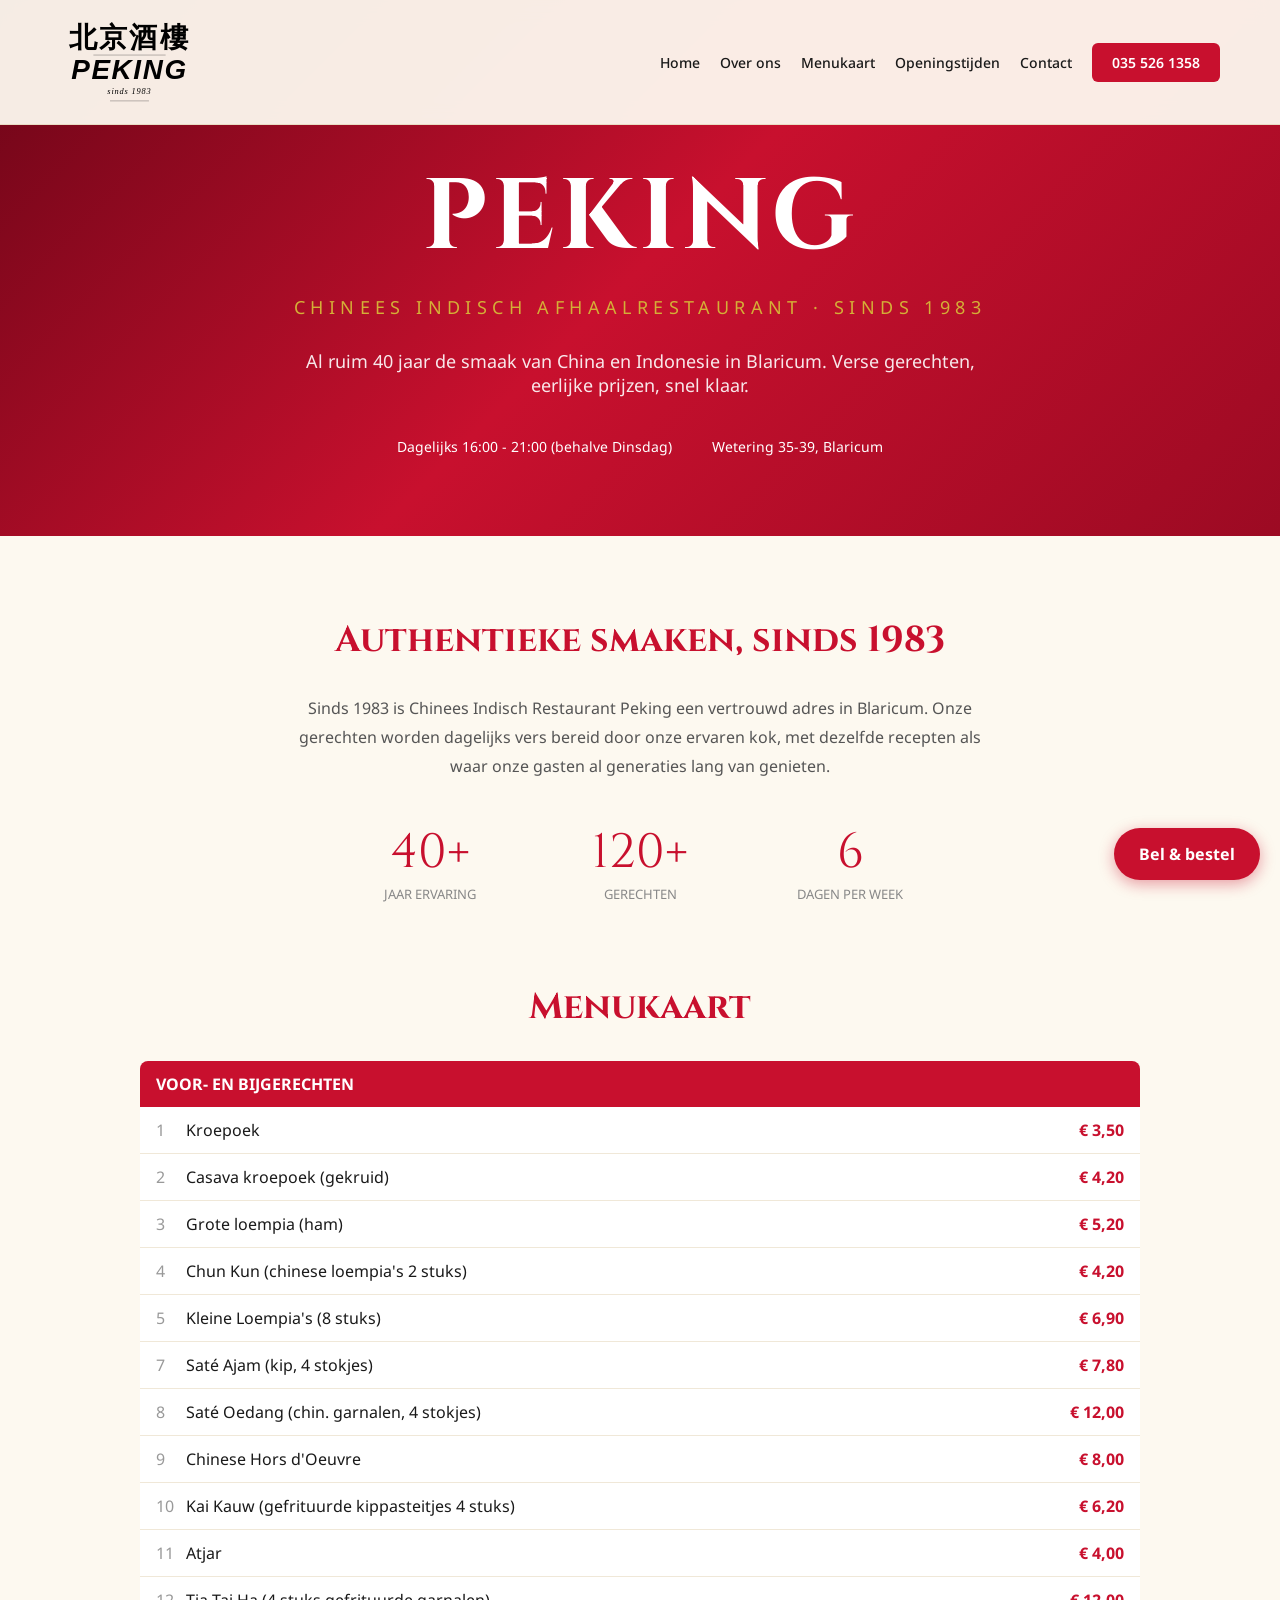
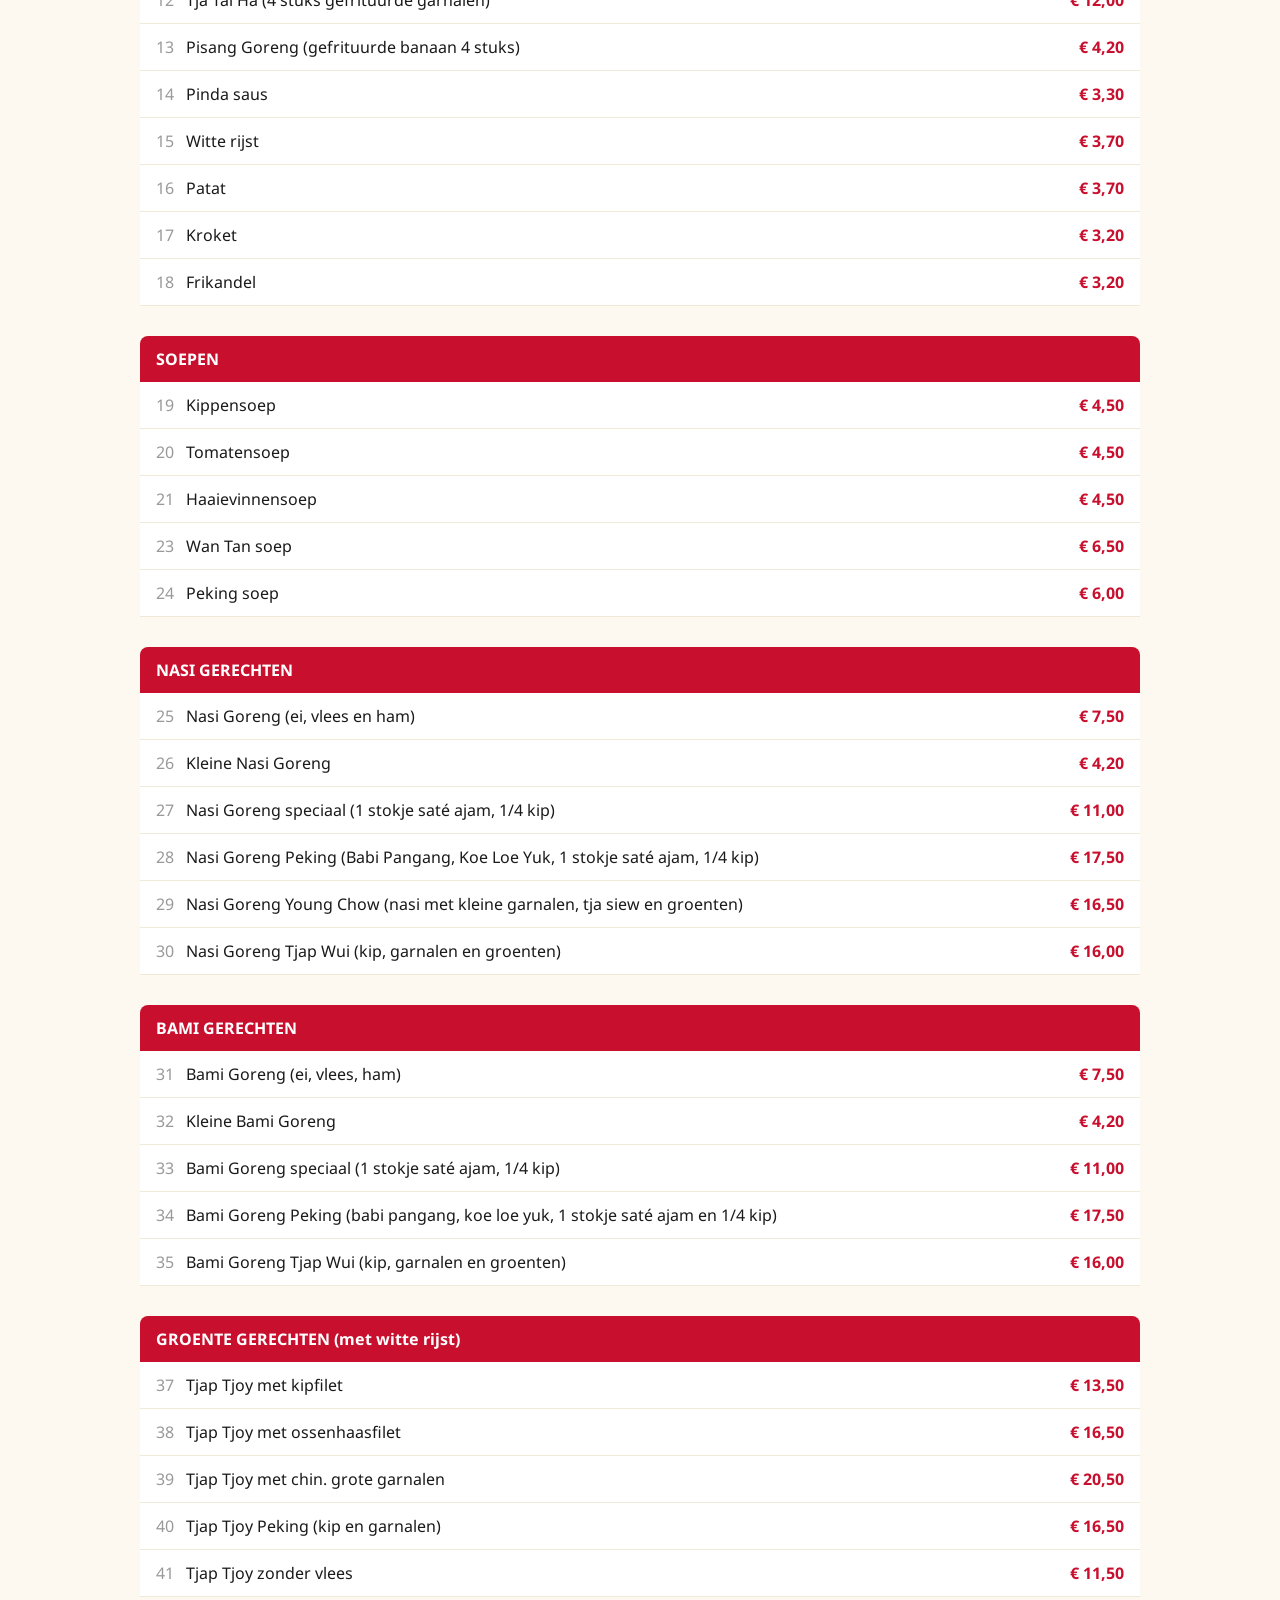
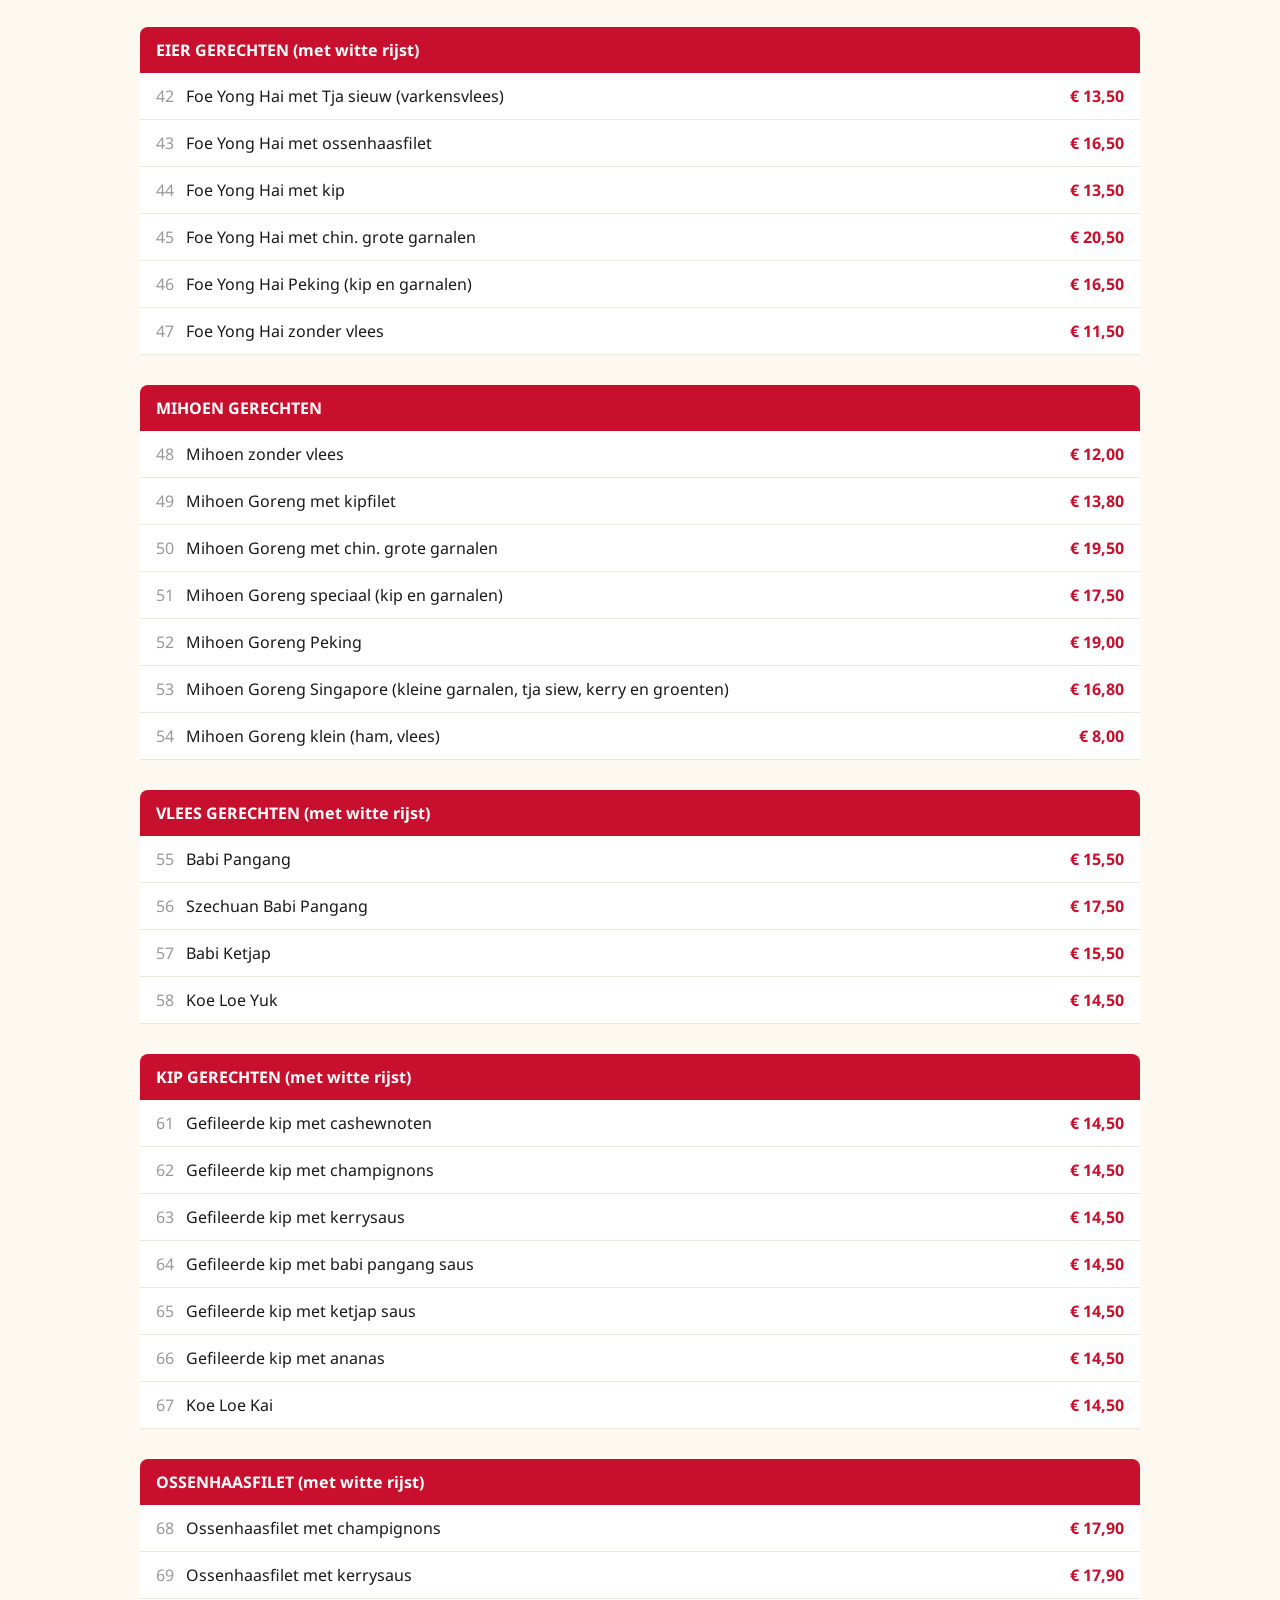
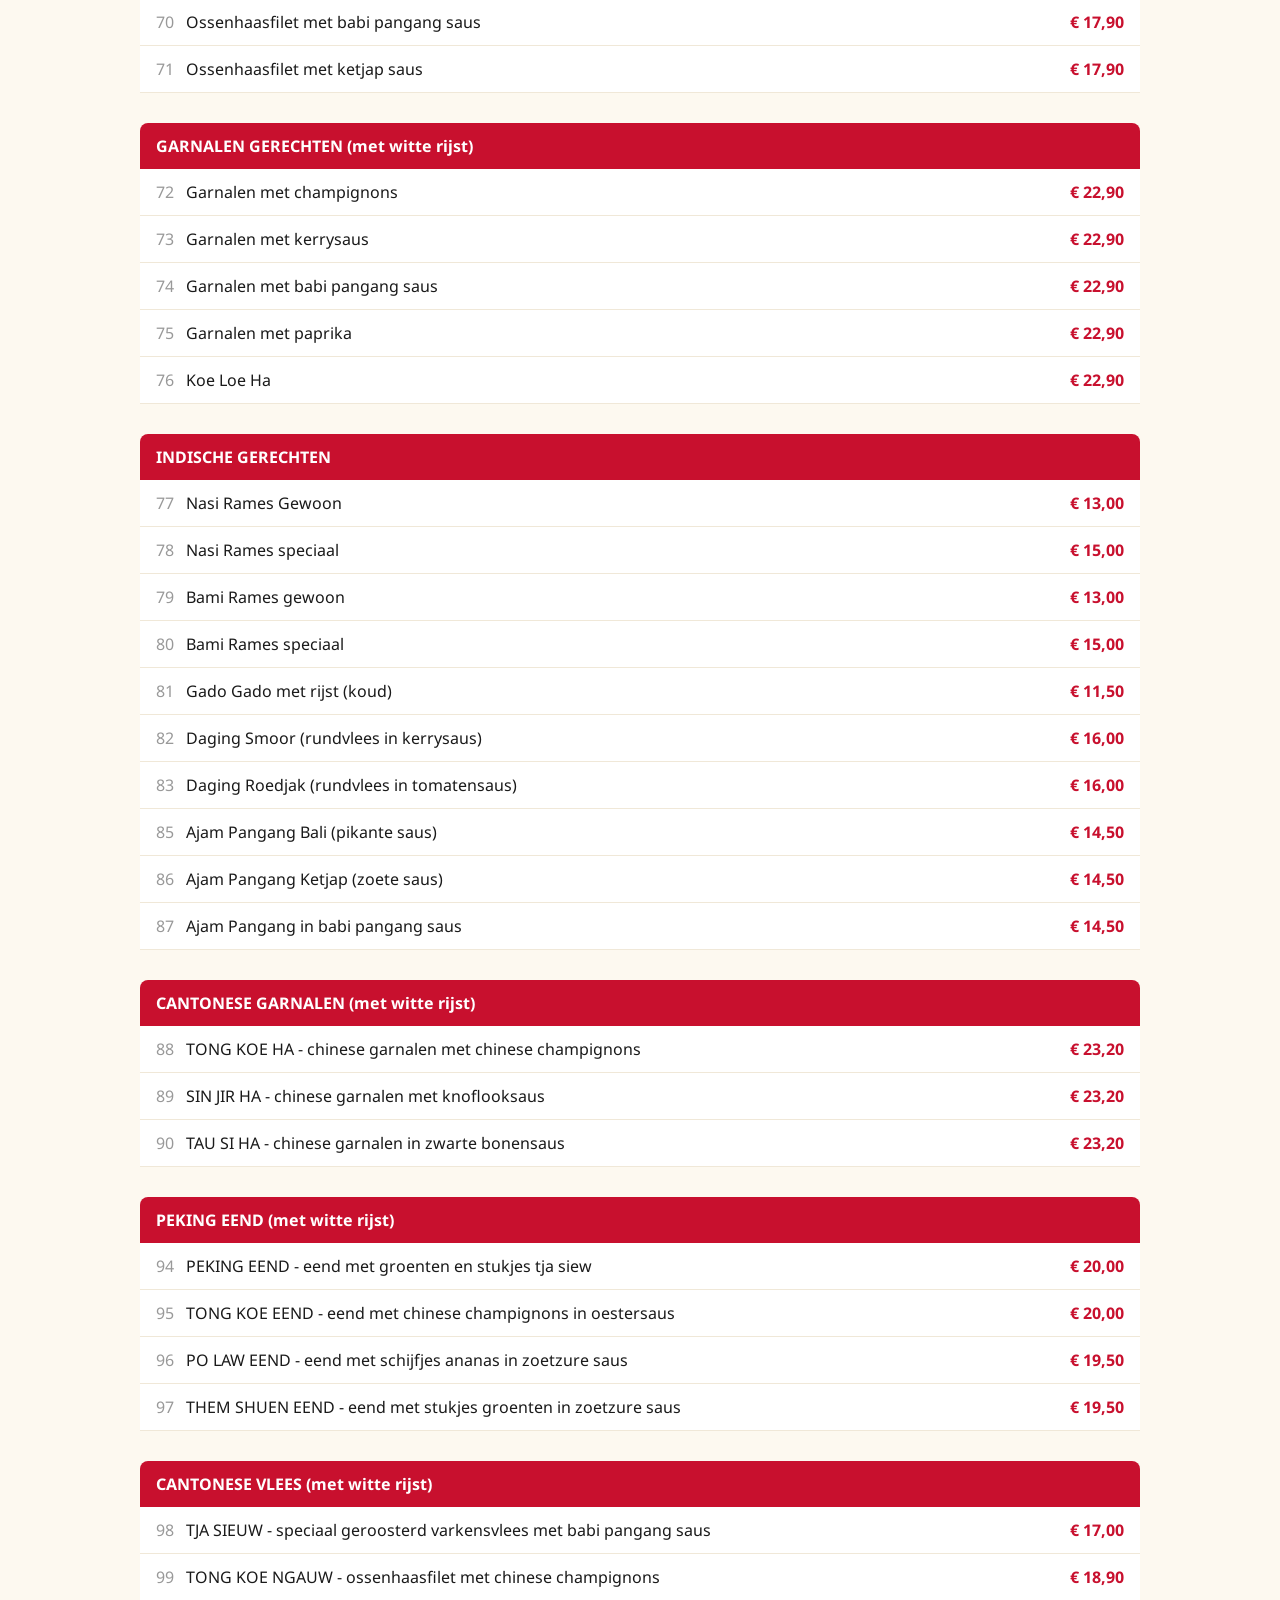
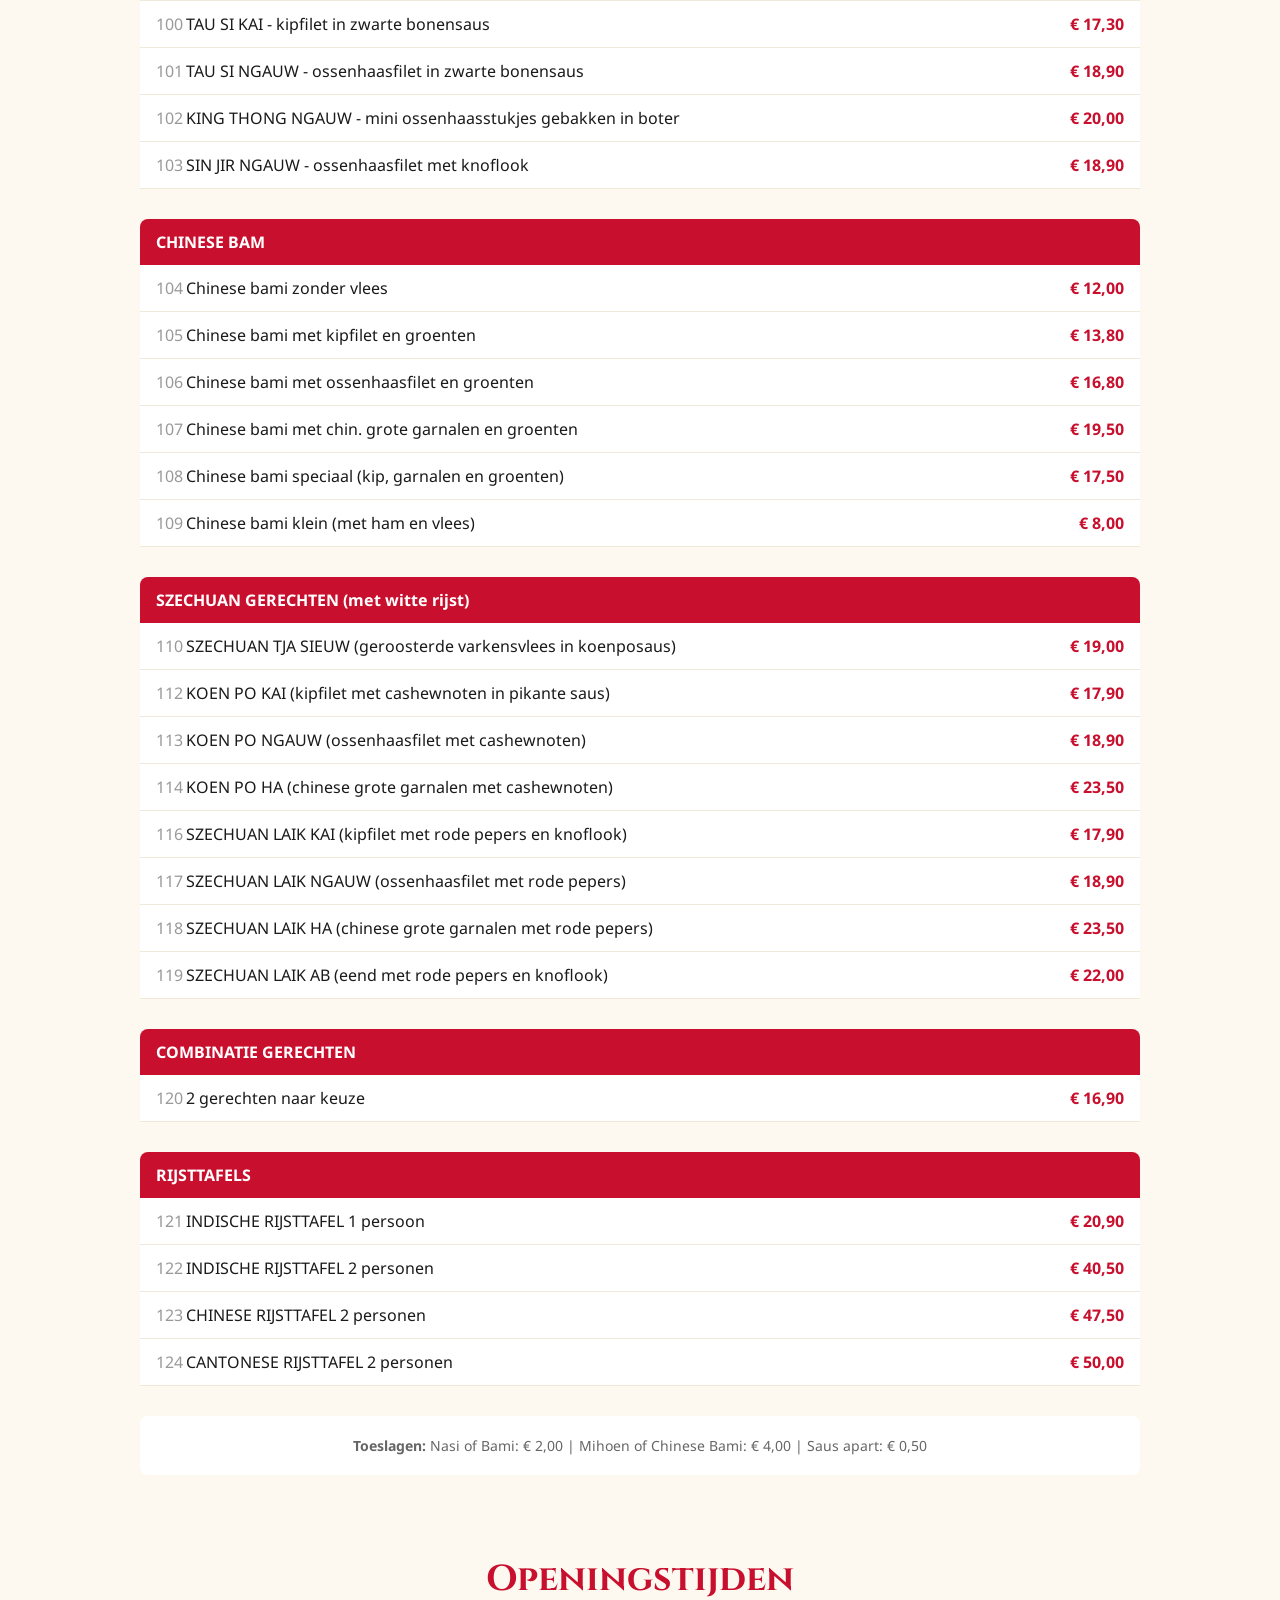
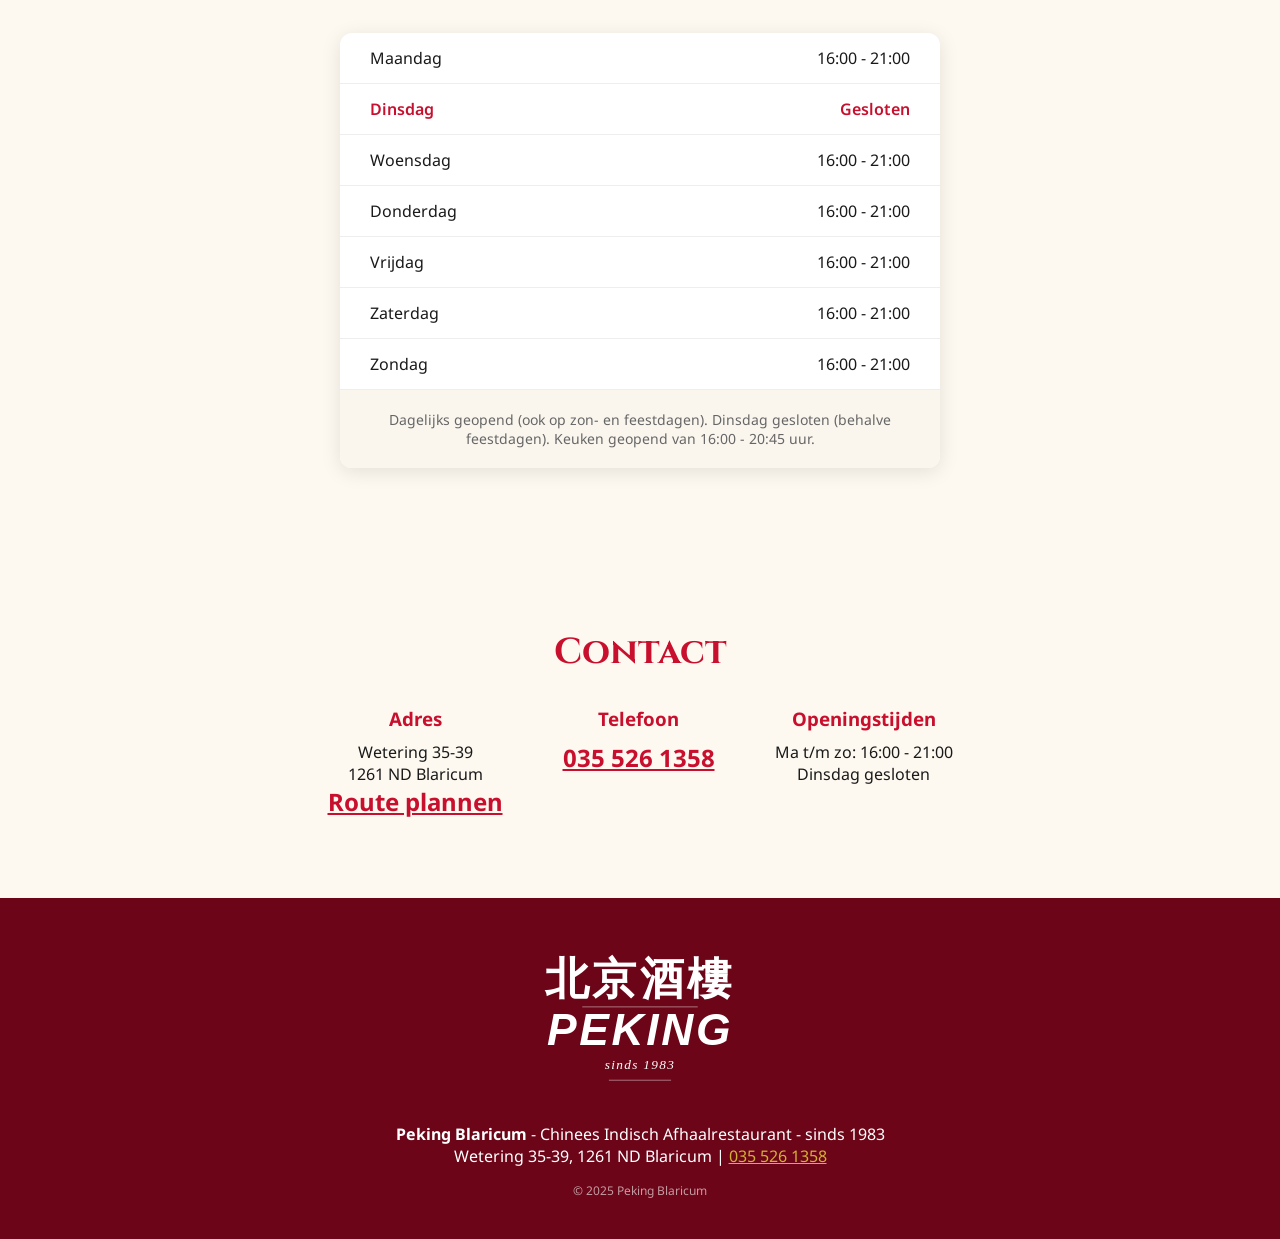
<file: volledig.html>
<!DOCTYPE html>
<html lang="nl">
<head>
    <meta charset="UTF-8">
    <meta name="viewport" content="width=device-width, initial-scale=1.0">
    <meta name="description" content="Chinees Indisch Restaurant Peking in Blaricum - sinds 1983">
    <title>Peking Blaricum - Volledige Website</title>
    <link rel="preconnect" href="https://fonts.googleapis.com">
    <link rel="preconnect" href="https://fonts.gstatic.com" crossorigin>
    <link href="https://fonts.googleapis.com/css2?family=Cinzel:wght@500;700&family=Noto+Sans:wght@300;400;500;600;700&family=Noto+Serif+SC:wght@500;700;900&display=swap" rel="stylesheet">
    <link rel="icon" type="image/svg+xml" href="logo.svg">
    <style>
        :root { --red: #c8102e; --gold: #d4af37; --cream: #fdf9f0; --ink: #1a1a1a; }
        * { box-sizing: border-box; margin: 0; padding: 0; }
        body { font-family: 'Noto Sans', sans-serif; color: var(--ink); background: var(--cream); }
        img { max-width: 100%; }
        
        /* Header */
        header { position: fixed; top: 0; width: 100%; background: rgba(253,249,240,0.95); backdrop-filter: blur(10px); z-index: 100; border-bottom: 1px solid #e8dcc4; }
        .header-inner { max-width: 1200px; margin: 0 auto; padding: 12px 20px; display: flex; align-items: center; justify-content: space-between; }
        .logo-img { height: 100px; }
        nav { display: flex; gap: 20px; align-items: center; }
        nav a { color: var(--ink); text-decoration: none; font-size: 14px; font-weight: 500; }
        nav a:hover { color: var(--red); }
        .btn-call { background: var(--red); color: #fff !important; padding: 10px 20px; border-radius: 6px; font-weight: 600; }
        .btn-call:hover { background: #9c0a23; }
        
        /* Hero */
        .hero { background: linear-gradient(135deg, #6b0517 0%, #c8102e 50%, #9c0a23 100%); color: #fff; padding: 150px 20px 80px; text-align: center; }
        .hero h1 { font-family: 'Cinzel', serif; font-size: clamp(48px, 8vw, 100px); margin-bottom: 10px; letter-spacing: 0.04em; }
        .hero-sub { font-size: clamp(14px, 1.5vw, 18px); color: var(--gold); letter-spacing: 0.3em; text-transform: uppercase; margin-bottom: 30px; }
        .hero-text { font-size: 18px; max-width: 700px; margin: 0 auto 40px; opacity: 0.9; }
        .hero-info { display: flex; justify-content: center; gap: 40px; flex-wrap: wrap; font-size: 14px; }
        .hero-info span { display: flex; align-items: center; gap: 8px; }
        
        /* Sections */
        .section { padding: 80px 20px; max-width: 1000px; margin: 0 auto; }
        .section-title { font-family: 'Cinzel', serif; font-size: 36px; color: var(--red); margin-bottom: 30px; text-align: center; }
        .section-text { text-align: center; max-width: 700px; margin: 0 auto; color: #555; line-height: 1.8; }
        
        /* Stats */
        .stats { display: grid; grid-template-columns: repeat(3, 1fr); gap: 30px; max-width: 600px; margin: 40px auto 0; }
        .stat { text-align: center; }
        .stat-num { font-family: 'Cinzel', serif; font-size: 48px; color: var(--red); }
        .stat-label { font-size: 13px; color: #888; text-transform: uppercase; }
        
        /* Hours */
        .hours-card { max-width: 600px; margin: 0 auto; background: #fff; border-radius: 12px; overflow: hidden; box-shadow: 0 4px 20px rgba(0,0,0,0.1); }
        .hours-row { display: flex; justify-content: space-between; padding: 14px 30px; border-bottom: 1px solid #eee; }
        .hours-row.closed { color: var(--red); font-weight: 600; }
        .hours-note { padding: 20px 30px; background: #faf6ee; font-size: 14px; color: #666; text-align: center; }
        
        /* Contact */
        .contact { text-align: center; }
        .contact-info { display: flex; justify-content: center; gap: 60px; flex-wrap: wrap; margin-top: 30px; }
        .contact-block h3 { color: var(--red); margin-bottom: 10px; }
        .contact-block a { color: var(--red); font-size: 24px; font-weight: 700; }
        
        /* Menu */
        .menu { background: var(--cream); }
        .menu-inner { max-width: 1000px; margin: 0 auto; }
        .menu-cat { background: var(--red); color: #fff; padding: 12px 16px; font-size: 16px; font-weight: bold; margin: 0 0 0; border-radius: 8px 8px 0 0; }
        .menu-items { list-style: none; background: #fff; padding: 0; margin: 0 0 30px; }
        .menu-items li { display: flex; justify-content: space-between; padding: 12px 16px; border-bottom: 1px solid #f0e8d8; }
        .menu-items li:hover { background: #faf6ee; }
        .menu-items .num { color: #999; width: 30px; }
        .menu-items .name { flex: 1; }
        .menu-items .price { font-weight: bold; color: var(--red); }
        
        /* Footer */
        footer { background: #6b0517; color: #fff; padding: 40px 20px; text-align: center; }
        footer .logo-img { height: 160px; margin: 0 auto 20px; filter: brightness(0) invert(1); }
        footer a { color: var(--gold); }
        
        /* Responsive */
        @media (max-width: 768px) {
            .hero { padding: 120px 20px 60px; }
            .hero-info { flex-direction: column; gap: 10px; }
            .stats { grid-template-columns: 1fr; }
            .contact-info { flex-direction: column; gap: 30px; }
            nav { display: none; }
            .menu-items li { font-size: 14px; padding: 10px 12px; }
        }
    </style>
</head>
<body>

<header>
    <div class="header-inner">
        <img src="logo.svg" alt="Peking" class="logo-img">
        <nav>
            <a href="#home">Home</a>
            <a href="#over-ons">Over ons</a>
            <a href="#menu">Menukaart</a>
            <a href="#openingstijden">Openingstijden</a>
            <a href="#contact">Contact</a>
            <a href="tel:0355261358" class="btn-call">035 526 1358</a>
        </nav>
    </div>
</header>

<section class="hero" id="home">
    <h1>PEKING</h1>
    <div class="hero-sub">Chinees Indisch Afhaalrestaurant · sinds 1983</div>
    <p class="hero-text">Al ruim 40 jaar de smaak van China en Indonesie in Blaricum. Verse gerechten, eerlijke prijzen, snel klaar.</p>
    <div class="hero-info">
        <span>Dagelijks 16:00 - 21:00 (behalve Dinsdag)</span>
        <span>Wetering 35-39, Blaricum</span>
    </div>
</section>

<section class="section" id="over-ons">
    <h2 class="section-title">Authentieke smaken, sinds 1983</h2>
    <p class="section-text">Sinds 1983 is Chinees Indisch Restaurant Peking een vertrouwd adres in Blaricum. Onze gerechten worden dagelijks vers bereid door onze ervaren kok, met dezelfde recepten als waar onze gasten al generaties lang van genieten.</p>
    <div class="stats">
        <div class="stat"><div class="stat-num">40+</div><div class="stat-label">Jaar ervaring</div></div>
        <div class="stat"><div class="stat-num">120+</div><div class="stat-label">Gerechten</div></div>
        <div class="stat"><div class="stat-num">6</div><div class="stat-label">Dagen per week</div></div>
    </div>
</section>

<section class="menu" id="menu">
    <div class="menu-inner">
        <h2 class="section-title">Menukaart</h2>
        
        <div class="menu-cat">VOOR- EN BIJGERECHTEN</div>
        <ul class="menu-items">
            <li><span class="num">1</span><span class="name">Kroepoek</span><span class="price">&euro; 3,50</span></li>
            <li><span class="num">2</span><span class="name">Casava kroepoek (gekruid)</span><span class="price">&euro; 4,20</span></li>
            <li><span class="num">3</span><span class="name">Grote loempia (ham)</span><span class="price">&euro; 5,20</span></li>
            <li><span class="num">4</span><span class="name">Chun Kun (chinese loempia's 2 stuks)</span><span class="price">&euro; 4,20</span></li>
            <li><span class="num">5</span><span class="name">Kleine Loempia's (8 stuks)</span><span class="price">&euro; 6,90</span></li>
            <li><span class="num">7</span><span class="name">Sat&eacute; Ajam (kip, 4 stokjes)</span><span class="price">&euro; 7,80</span></li>
            <li><span class="num">8</span><span class="name">Sat&eacute; Oedang (chin. garnalen, 4 stokjes)</span><span class="price">&euro; 12,00</span></li>
            <li><span class="num">9</span><span class="name">Chinese Hors d'Oeuvre</span><span class="price">&euro; 8,00</span></li>
            <li><span class="num">10</span><span class="name">Kai Kauw (gefrituurde kippasteitjes 4 stuks)</span><span class="price">&euro; 6,20</span></li>
            <li><span class="num">11</span><span class="name">Atjar</span><span class="price">&euro; 4,00</span></li>
            <li><span class="num">12</span><span class="name">Tja Tai Ha (4 stuks gefrituurde garnalen)</span><span class="price">&euro; 12,00</span></li>
            <li><span class="num">13</span><span class="name">Pisang Goreng (gefrituurde banaan 4 stuks)</span><span class="price">&euro; 4,20</span></li>
            <li><span class="num">14</span><span class="name">Pinda saus</span><span class="price">&euro; 3,30</span></li>
            <li><span class="num">15</span><span class="name">Witte rijst</span><span class="price">&euro; 3,70</span></li>
            <li><span class="num">16</span><span class="name">Patat</span><span class="price">&euro; 3,70</span></li>
            <li><span class="num">17</span><span class="name">Kroket</span><span class="price">&euro; 3,20</span></li>
            <li><span class="num">18</span><span class="name">Frikandel</span><span class="price">&euro; 3,20</span></li>
        </ul>
        
        <div class="menu-cat">SOEPEN</div>
        <ul class="menu-items">
            <li><span class="num">19</span><span class="name">Kippensoep</span><span class="price">&euro; 4,50</span></li>
            <li><span class="num">20</span><span class="name">Tomatensoep</span><span class="price">&euro; 4,50</span></li>
            <li><span class="num">21</span><span class="name">Haaievinnensoep</span><span class="price">&euro; 4,50</span></li>
            <li><span class="num">23</span><span class="name">Wan Tan soep</span><span class="price">&euro; 6,50</span></li>
            <li><span class="num">24</span><span class="name">Peking soep</span><span class="price">&euro; 6,00</span></li>
        </ul>
        
        <div class="menu-cat">NASI GERECHTEN</div>
        <ul class="menu-items">
            <li><span class="num">25</span><span class="name">Nasi Goreng (ei, vlees en ham)</span><span class="price">&euro; 7,50</span></li>
            <li><span class="num">26</span><span class="name">Kleine Nasi Goreng</span><span class="price">&euro; 4,20</span></li>
            <li><span class="num">27</span><span class="name">Nasi Goreng speciaal (1 stokje sat&eacute; ajam, 1/4 kip)</span><span class="price">&euro; 11,00</span></li>
            <li><span class="num">28</span><span class="name">Nasi Goreng Peking (Babi Pangang, Koe Loe Yuk, 1 stokje sat&eacute; ajam, 1/4 kip)</span><span class="price">&euro; 17,50</span></li>
            <li><span class="num">29</span><span class="name">Nasi Goreng Young Chow (nasi met kleine garnalen, tja siew en groenten)</span><span class="price">&euro; 16,50</span></li>
            <li><span class="num">30</span><span class="name">Nasi Goreng Tjap Wui (kip, garnalen en groenten)</span><span class="price">&euro; 16,00</span></li>
        </ul>
        
        <div class="menu-cat">BAMI GERECHTEN</div>
        <ul class="menu-items">
            <li><span class="num">31</span><span class="name">Bami Goreng (ei, vlees, ham)</span><span class="price">&euro; 7,50</span></li>
            <li><span class="num">32</span><span class="name">Kleine Bami Goreng</span><span class="price">&euro; 4,20</span></li>
            <li><span class="num">33</span><span class="name">Bami Goreng speciaal (1 stokje sat&eacute; ajam, 1/4 kip)</span><span class="price">&euro; 11,00</span></li>
            <li><span class="num">34</span><span class="name">Bami Goreng Peking (babi pangang, koe loe yuk, 1 stokje sat&eacute; ajam en 1/4 kip)</span><span class="price">&euro; 17,50</span></li>
            <li><span class="num">35</span><span class="name">Bami Goreng Tjap Wui (kip, garnalen en groenten)</span><span class="price">&euro; 16,00</span></li>
        </ul>
        
        <div class="menu-cat">GROENTE GERECHTEN (met witte rijst)</div>
        <ul class="menu-items">
            <li><span class="num">37</span><span class="name">Tjap Tjoy met kipfilet</span><span class="price">&euro; 13,50</span></li>
            <li><span class="num">38</span><span class="name">Tjap Tjoy met ossenhaasfilet</span><span class="price">&euro; 16,50</span></li>
            <li><span class="num">39</span><span class="name">Tjap Tjoy met chin. grote garnalen</span><span class="price">&euro; 20,50</span></li>
            <li><span class="num">40</span><span class="name">Tjap Tjoy Peking (kip en garnalen)</span><span class="price">&euro; 16,50</span></li>
            <li><span class="num">41</span><span class="name">Tjap Tjoy zonder vlees</span><span class="price">&euro; 11,50</span></li>
        </ul>
        
        <div class="menu-cat">EIER GERECHTEN (met witte rijst)</div>
        <ul class="menu-items">
            <li><span class="num">42</span><span class="name">Foe Yong Hai met Tja sieuw (varkensvlees)</span><span class="price">&euro; 13,50</span></li>
            <li><span class="num">43</span><span class="name">Foe Yong Hai met ossenhaasfilet</span><span class="price">&euro; 16,50</span></li>
            <li><span class="num">44</span><span class="name">Foe Yong Hai met kip</span><span class="price">&euro; 13,50</span></li>
            <li><span class="num">45</span><span class="name">Foe Yong Hai met chin. grote garnalen</span><span class="price">&euro; 20,50</span></li>
            <li><span class="num">46</span><span class="name">Foe Yong Hai Peking (kip en garnalen)</span><span class="price">&euro; 16,50</span></li>
            <li><span class="num">47</span><span class="name">Foe Yong Hai zonder vlees</span><span class="price">&euro; 11,50</span></li>
        </ul>
        
        <div class="menu-cat">MIHOEN GERECHTEN</div>
        <ul class="menu-items">
            <li><span class="num">48</span><span class="name">Mihoen zonder vlees</span><span class="price">&euro; 12,00</span></li>
            <li><span class="num">49</span><span class="name">Mihoen Goreng met kipfilet</span><span class="price">&euro; 13,80</span></li>
            <li><span class="num">50</span><span class="name">Mihoen Goreng met chin. grote garnalen</span><span class="price">&euro; 19,50</span></li>
            <li><span class="num">51</span><span class="name">Mihoen Goreng speciaal (kip en garnalen)</span><span class="price">&euro; 17,50</span></li>
            <li><span class="num">52</span><span class="name">Mihoen Goreng Peking</span><span class="price">&euro; 19,00</span></li>
            <li><span class="num">53</span><span class="name">Mihoen Goreng Singapore (kleine garnalen, tja siew, kerry en groenten)</span><span class="price">&euro; 16,80</span></li>
            <li><span class="num">54</span><span class="name">Mihoen Goreng klein (ham, vlees)</span><span class="price">&euro; 8,00</span></li>
        </ul>
        
        <div class="menu-cat">VLEES GERECHTEN (met witte rijst)</div>
        <ul class="menu-items">
            <li><span class="num">55</span><span class="name">Babi Pangang</span><span class="price">&euro; 15,50</span></li>
            <li><span class="num">56</span><span class="name">Szechuan Babi Pangang</span><span class="price">&euro; 17,50</span></li>
            <li><span class="num">57</span><span class="name">Babi Ketjap</span><span class="price">&euro; 15,50</span></li>
            <li><span class="num">58</span><span class="name">Koe Loe Yuk</span><span class="price">&euro; 14,50</span></li>
        </ul>
        
        <div class="menu-cat">KIP GERECHTEN (met witte rijst)</div>
        <ul class="menu-items">
            <li><span class="num">61</span><span class="name">Gefileerde kip met cashewnoten</span><span class="price">&euro; 14,50</span></li>
            <li><span class="num">62</span><span class="name">Gefileerde kip met champignons</span><span class="price">&euro; 14,50</span></li>
            <li><span class="num">63</span><span class="name">Gefileerde kip met kerrysaus</span><span class="price">&euro; 14,50</span></li>
            <li><span class="num">64</span><span class="name">Gefileerde kip met babi pangang saus</span><span class="price">&euro; 14,50</span></li>
            <li><span class="num">65</span><span class="name">Gefileerde kip met ketjap saus</span><span class="price">&euro; 14,50</span></li>
            <li><span class="num">66</span><span class="name">Gefileerde kip met ananas</span><span class="price">&euro; 14,50</span></li>
            <li><span class="num">67</span><span class="name">Koe Loe Kai</span><span class="price">&euro; 14,50</span></li>
        </ul>
        
        <div class="menu-cat">OSSENHAASFILET (met witte rijst)</div>
        <ul class="menu-items">
            <li><span class="num">68</span><span class="name">Ossenhaasfilet met champignons</span><span class="price">&euro; 17,90</span></li>
            <li><span class="num">69</span><span class="name">Ossenhaasfilet met kerrysaus</span><span class="price">&euro; 17,90</span></li>
            <li><span class="num">70</span><span class="name">Ossenhaasfilet met babi pangang saus</span><span class="price">&euro; 17,90</span></li>
            <li><span class="num">71</span><span class="name">Ossenhaasfilet met ketjap saus</span><span class="price">&euro; 17,90</span></li>
        </ul>
        
        <div class="menu-cat">GARNALEN GERECHTEN (met witte rijst)</div>
        <ul class="menu-items">
            <li><span class="num">72</span><span class="name">Garnalen met champignons</span><span class="price">&euro; 22,90</span></li>
            <li><span class="num">73</span><span class="name">Garnalen met kerrysaus</span><span class="price">&euro; 22,90</span></li>
            <li><span class="num">74</span><span class="name">Garnalen met babi pangang saus</span><span class="price">&euro; 22,90</span></li>
            <li><span class="num">75</span><span class="name">Garnalen met paprika</span><span class="price">&euro; 22,90</span></li>
            <li><span class="num">76</span><span class="name">Koe Loe Ha</span><span class="price">&euro; 22,90</span></li>
        </ul>
        
        <div class="menu-cat">INDISCHE GERECHTEN</div>
        <ul class="menu-items">
            <li><span class="num">77</span><span class="name">Nasi Rames Gewoon</span><span class="price">&euro; 13,00</span></li>
            <li><span class="num">78</span><span class="name">Nasi Rames speciaal</span><span class="price">&euro; 15,00</span></li>
            <li><span class="num">79</span><span class="name">Bami Rames gewoon</span><span class="price">&euro; 13,00</span></li>
            <li><span class="num">80</span><span class="name">Bami Rames speciaal</span><span class="price">&euro; 15,00</span></li>
            <li><span class="num">81</span><span class="name">Gado Gado met rijst (koud)</span><span class="price">&euro; 11,50</span></li>
            <li><span class="num">82</span><span class="name">Daging Smoor (rundvlees in kerrysaus)</span><span class="price">&euro; 16,00</span></li>
            <li><span class="num">83</span><span class="name">Daging Roedjak (rundvlees in tomatensaus)</span><span class="price">&euro; 16,00</span></li>
            <li><span class="num">85</span><span class="name">Ajam Pangang Bali (pikante saus)</span><span class="price">&euro; 14,50</span></li>
            <li><span class="num">86</span><span class="name">Ajam Pangang Ketjap (zoete saus)</span><span class="price">&euro; 14,50</span></li>
            <li><span class="num">87</span><span class="name">Ajam Pangang in babi pangang saus</span><span class="price">&euro; 14,50</span></li>
        </ul>
        
        <div class="menu-cat">CANTONESE GARNALEN (met witte rijst)</div>
        <ul class="menu-items">
            <li><span class="num">88</span><span class="name">TONG KOE HA - chinese garnalen met chinese champignons</span><span class="price">&euro; 23,20</span></li>
            <li><span class="num">89</span><span class="name">SIN JIR HA - chinese garnalen met knoflooksaus</span><span class="price">&euro; 23,20</span></li>
            <li><span class="num">90</span><span class="name">TAU SI HA - chinese garnalen in zwarte bonensaus</span><span class="price">&euro; 23,20</span></li>
        </ul>
        
        <div class="menu-cat">PEKING EEND (met witte rijst)</div>
        <ul class="menu-items">
            <li><span class="num">94</span><span class="name">PEKING EEND - eend met groenten en stukjes tja siew</span><span class="price">&euro; 20,00</span></li>
            <li><span class="num">95</span><span class="name">TONG KOE EEND - eend met chinese champignons in oestersaus</span><span class="price">&euro; 20,00</span></li>
            <li><span class="num">96</span><span class="name">PO LAW EEND - eend met schijfjes ananas in zoetzure saus</span><span class="price">&euro; 19,50</span></li>
            <li><span class="num">97</span><span class="name">THEM SHUEN EEND - eend met stukjes groenten in zoetzure saus</span><span class="price">&euro; 19,50</span></li>
        </ul>
        
        <div class="menu-cat">CANTONESE VLEES (met witte rijst)</div>
        <ul class="menu-items">
            <li><span class="num">98</span><span class="name">TJA SIEUW - speciaal geroosterd varkensvlees met babi pangang saus</span><span class="price">&euro; 17,00</span></li>
            <li><span class="num">99</span><span class="name">TONG KOE NGAUW - ossenhaasfilet met chinese champignons</span><span class="price">&euro; 18,90</span></li>
            <li><span class="num">100</span><span class="name">TAU SI KAI - kipfilet in zwarte bonensaus</span><span class="price">&euro; 17,30</span></li>
            <li><span class="num">101</span><span class="name">TAU SI NGAUW - ossenhaasfilet in zwarte bonensaus</span><span class="price">&euro; 18,90</span></li>
            <li><span class="num">102</span><span class="name">KING THONG NGAUW - mini ossenhaasstukjes gebakken in boter</span><span class="price">&euro; 20,00</span></li>
            <li><span class="num">103</span><span class="name">SIN JIR NGAUW - ossenhaasfilet met knoflook</span><span class="price">&euro; 18,90</span></li>
        </ul>
        
        <div class="menu-cat">CHINESE BAM</div>
        <ul class="menu-items">
            <li><span class="num">104</span><span class="name">Chinese bami zonder vlees</span><span class="price">&euro; 12,00</span></li>
            <li><span class="num">105</span><span class="name">Chinese bami met kipfilet en groenten</span><span class="price">&euro; 13,80</span></li>
            <li><span class="num">106</span><span class="name">Chinese bami met ossenhaasfilet en groenten</span><span class="price">&euro; 16,80</span></li>
            <li><span class="num">107</span><span class="name">Chinese bami met chin. grote garnalen en groenten</span><span class="price">&euro; 19,50</span></li>
            <li><span class="num">108</span><span class="name">Chinese bami speciaal (kip, garnalen en groenten)</span><span class="price">&euro; 17,50</span></li>
            <li><span class="num">109</span><span class="name">Chinese bami klein (met ham en vlees)</span><span class="price">&euro; 8,00</span></li>
        </ul>
        
        <div class="menu-cat">SZECHUAN GERECHTEN (met witte rijst)</div>
        <ul class="menu-items">
            <li><span class="num">110</span><span class="name">SZECHUAN TJA SIEUW (geroosterde varkensvlees in koenposaus)</span><span class="price">&euro; 19,00</span></li>
            <li><span class="num">112</span><span class="name">KOEN PO KAI (kipfilet met cashewnoten in pikante saus)</span><span class="price">&euro; 17,90</span></li>
            <li><span class="num">113</span><span class="name">KOEN PO NGAUW (ossenhaasfilet met cashewnoten)</span><span class="price">&euro; 18,90</span></li>
            <li><span class="num">114</span><span class="name">KOEN PO HA (chinese grote garnalen met cashewnoten)</span><span class="price">&euro; 23,50</span></li>
            <li><span class="num">116</span><span class="name">SZECHUAN LAIK KAI (kipfilet met rode pepers en knoflook)</span><span class="price">&euro; 17,90</span></li>
            <li><span class="num">117</span><span class="name">SZECHUAN LAIK NGAUW (ossenhaasfilet met rode pepers)</span><span class="price">&euro; 18,90</span></li>
            <li><span class="num">118</span><span class="name">SZECHUAN LAIK HA (chinese grote garnalen met rode pepers)</span><span class="price">&euro; 23,50</span></li>
            <li><span class="num">119</span><span class="name">SZECHUAN LAIK AB (eend met rode pepers en knoflook)</span><span class="price">&euro; 22,00</span></li>
        </ul>
        
        <div class="menu-cat">COMBINATIE GERECHTEN</div>
        <ul class="menu-items">
            <li><span class="num">120</span><span class="name">2 gerechten naar keuze</span><span class="price">&euro; 16,90</span></li>
        </ul>
        
        <div class="menu-cat">RIJSTTAFELS</div>
        <ul class="menu-items">
            <li><span class="num">121</span><span class="name">INDISCHE RIJSTTAFEL 1 persoon</span><span class="price">&euro; 20,90</span></li>
            <li><span class="num">122</span><span class="name">INDISCHE RIJSTTAFEL 2 personen</span><span class="price">&euro; 40,50</span></li>
            <li><span class="num">123</span><span class="name">CHINESE RIJSTTAFEL 2 personen</span><span class="price">&euro; 47,50</span></li>
            <li><span class="num">124</span><span class="name">CANTONESE RIJSTTAFEL 2 personen</span><span class="price">&euro; 50,00</span></li>
        </ul>
        
        <div style="text-align: center; margin-top: 30px; padding: 20px; background: #fff; border-radius: 8px; font-size: 14px; color: #666;">
            <p><strong>Toeslagen:</strong> Nasi of Bami: &euro; 2,00 | Mihoen of Chinese Bami: &euro; 4,00 | Saus apart: &euro; 0,50</p>
        </div>
    </div>
</section>

<section class="section" id="openingstijden">
    <h2 class="section-title">Openingstijden</h2>
    <div class="hours-card">
        <div class="hours-row"><span>Maandag</span><span>16:00 - 21:00</span></div>
        <div class="hours-row closed"><span>Dinsdag</span><span>Gesloten</span></div>
        <div class="hours-row"><span>Woensdag</span><span>16:00 - 21:00</span></div>
        <div class="hours-row"><span>Donderdag</span><span>16:00 - 21:00</span></div>
        <div class="hours-row"><span>Vrijdag</span><span>16:00 - 21:00</span></div>
        <div class="hours-row"><span>Zaterdag</span><span>16:00 - 21:00</span></div>
        <div class="hours-row"><span>Zondag</span><span>16:00 - 21:00</span></div>
        <div class="hours-note">Dagelijks geopend (ook op zon- en feestdagen). Dinsdag gesloten (behalve feestdagen). Keuken geopend van 16:00 - 20:45 uur.</div>
    </div>
</section>

<section class="section contact" id="contact">
    <h2 class="section-title">Contact</h2>
    <div class="contact-info">
        <div class="contact-block">
            <h3>Adres</h3>
            <p>Wetering 35-39<br>1261 ND Blaricum</p>
            <a href="https://www.google.com/maps/search/?api=1&query=Wetering+35-39+Blaricum" target="_blank">Route plannen</a>
        </div>
        <div class="contact-block">
            <h3>Telefoon</h3>
            <a href="tel:0355261358">035 526 1358</a>
        </div>
        <div class="contact-block">
            <h3>Openingstijden</h3>
            <p>Ma t/m zo: 16:00 - 21:00<br>Dinsdag gesloten</p>
        </div>
    </div>
</section>

<footer>
    <img src="logo.svg" alt="Peking" class="logo-img">
    <p><strong>Peking Blaricum</strong> - Chinees Indisch Afhaalrestaurant - sinds 1983</p>
    <p>Wetering 35-39, 1261 ND Blaricum | <a href="tel:0355261358">035 526 1358</a></p>
    <p style="margin-top: 15px; font-size: 12px; opacity: 0.6;">&copy; 2025 Peking Blaricum</p>
</footer>

<a href="tel:0355261358" style="position:fixed; bottom:20px; right:20px; background:#c8102e; color:#fff; padding:15px 25px; border-radius:50px; text-decoration:none; font-weight:bold; box-shadow:0 4px 15px rgba(200,16,46,0.4); z-index:90;">Bel & bestel</a>

</body>
</html>
</file>
<file: style.css>
﻿/* Pel art 1 - Vars, reset, header */
:root {
    --color-red: #c8102e;
    --color-red-dark: #9c0a23;
    --color-red-deep: #6b0517;
    --color-gold: #d4af37;
    --color-gold-light: #e6c560;
    --color-gold-pale: #f5e6b8;
    --color-cream: #faf6ee;
    --color-paper: #fdf9f0;
    --color-ink: #1a1a1a;
    --color-ink-soft: #444;
    --color-muted: #777;
    --color-line: #e8dcc4;
    --font-display: 'Cinzel', 'Noto Serif SC', serif;
    --font-cn: 'Noto Serif SC', serif;
    --font-body: 'Noto Sans', system-ui, sans-serif;
    --shadow-sm: 0 2px 8px rgba(0,0,0,0.06);
    --shadow-md: 0 8px 30px rgba(0,0,0,0.08);
    --shadow-lg: 0 20px 60px rgba(0,0,0,0.15);
    --shadow-red: 0 12px 30px rgba(200, 16, 46, 0.25);
    --radius: 6px;
    --radius-lg: 14px;
    --transition: 0.3s cubic-bezier(0.4, 0, 0.2, 1);
}
* { box-sizing: border-box; margin: 0; padding: 0; }
html { scroll-behavior: smooth; -webkit-text-size-adjust: 100%; }
body { font-family: var(--font-body); color: var(--color-ink); background: var(--color-paper); line-height: 1.65; overflow-x: hidden; -webkit-font-smoothing: antialiased; }
img, svg { display: block; max-width: 100%; }
a { color: inherit; text-decoration: none; }
button { font: inherit; cursor: pointer; border: 0; background: none; color: inherit; }
ul { list-style: none; }
input, textarea { font-family: inherit; font-size: inherit; }
.container { width: 100%; max-width: 1200px; margin: 0 auto; padding: 0 24px; }
.btn { display: inline-flex; align-items: center; justify-content: center; gap: 8px; padding: 14px 28px; border-radius: var(--radius); font-weight: 600; font-size: 15px; letter-spacing: 0.02em; transition: all var(--transition); white-space: nowrap; border: 2px solid transparent; }
.btn-primary { background: var(--color-red); color: #fff; box-shadow: var(--shadow-red); }
.btn-primary:hover { background: var(--color-red-dark); transform: translateY(-2px); box-shadow: 0 18px 40px rgba(200, 16, 46, 0.35); }
.btn-ghost { background: transparent; color: #fff; border-color: rgba(255,255,255,0.4); backdrop-filter: blur(10px); }
.btn-ghost:hover { background: rgba(255,255,255,0.12); border-color: var(--color-gold); color: var(--color-gold-light); }
.btn-lg { padding: 17px 36px; font-size: 16px; }
.btn-block { width: 100%; }
.header { position: fixed; top: 0; left: 0; right: 0; z-index: 100; background: rgba(253, 249, 240, 0.85); backdrop-filter: blur(16px); -webkit-backdrop-filter: blur(16px); border-bottom: 1px solid transparent; transition: all var(--transition); }
.header.scrolled { background: rgba(253, 249, 240, 0.96); border-bottom-color: var(--color-line); box-shadow: var(--shadow-sm); }
.header-inner { display: flex; align-items: center; justify-content: space-between; padding: 18px 24px; }
.logo { display: flex; align-items: center; gap: 12px; transition: transform var(--transition); }
.logo:hover { transform: translateY(-1px); }
.logo-mark { display: inline-flex; align-items: center; justify-content: center; width: 46px; height: 46px; background: var(--color-red); color: var(--color-gold); font-family: var(--font-cn); font-weight: 900; font-size: 28px; border-radius: 8px; box-shadow: var(--shadow-red); border: 2px solid var(--color-gold); }
.logo-text { display: flex; flex-direction: column; line-height: 1; }
.logo-name { font-family: var(--font-display); font-weight: 700; font-size: 19px; letter-spacing: 0.06em; }
.logo-sub { font-size: 11px; text-transform: uppercase; letter-spacing: 0.3em; color: var(--color-red); margin-top: 4px; font-weight: 600; }
.nav-list { display: flex; align-items: center; gap: 8px; }
.nav-link { display: block; padding: 10px 16px; font-size: 14px; font-weight: 500; color: var(--color-ink-soft); border-radius: var(--radius); transition: all var(--transition); }
.nav-link:hover { color: var(--color-red); background: rgba(200, 16, 46, 0.06); }
.nav-cta { margin-left: 8px; padding: 10px 20px; font-size: 14px; }
.nav-toggle { display: none; flex-direction: column; justify-content: space-between; width: 28px; height: 22px; }
.nav-toggle span { display: block; width: 100%; height: 2px; background: var(--color-ink); border-radius: 2px; transition: all var(--transition); }
.nav-toggle.open span:nth-child(1) { transform: translateY(10px) rotate(45deg); background: var(--color-red); }
.nav-toggle.open span:nth-child(2) { opacity: 0; }
.nav-toggle.open span:nth-child(3) { transform: translateY(-10px) rotate(-45deg); background: var(--color-red); }
/* Part 2 - Hero, sections */
.hero { position: relative; min-height: 100vh; display: flex; align-items: center; color: #fff; overflow: hidden; padding: 120px 0 80px; }
.hero-bg { position: absolute; inset: 0; background: radial-gradient(ellipse at 20% 30%, rgba(212, 175, 55, 0.25) 0%, transparent 50%), radial-gradient(ellipse at 80% 70%, rgba(200, 16, 46, 0.4) 0%, transparent 50%), linear-gradient(135deg, var(--color-red-deep) 0%, var(--color-red) 50%, var(--color-red-dark) 100%); z-index: -2; }
.hero-pattern { position: absolute; inset: 0; background-image: repeating-linear-gradient(45deg, transparent 0, transparent 40px, rgba(212, 175, 55, 0.05) 40px, rgba(212, 175, 55, 0.05) 80px), repeating-linear-gradient(-45deg, transparent 0, transparent 40px, rgba(255, 255, 255, 0.03) 40px, rgba(255, 255, 255, 0.03) 80px); z-index: -1; opacity: 0.8; }
.hero-inner { width: 100%; }
.hero-content { max-width: 760px; text-align: center; margin: 0 auto; }
.hero-actions { justify-content: center; }
.hero-meta { justify-content: center; }
.hero-eyebrow { display: inline-block; font-size: 12px; font-weight: 600; text-transform: uppercase; letter-spacing: 0.3em; color: var(--color-gold-light); margin-bottom: 24px; padding: 8px 18px; border: 1px solid rgba(212, 175, 55, 0.4); border-radius: 50px; background: rgba(0,0,0,0.15); }
.hero-title { font-family: var(--font-display); font-weight: 700; line-height: 1; margin-bottom: 28px; }
.hero-title-cn { display: block; font-family: var(--font-cn); font-size: clamp(60px, 9vw, 120px); color: var(--color-gold); margin-bottom: 8px; text-shadow: 0 4px 30px rgba(212, 175, 55, 0.4); font-weight: 900; }
.hero-title-nl { display: block; font-size: clamp(48px, 7vw, 90px); letter-spacing: 0.04em; text-transform: uppercase; }
.hero-title-sub { display: block; font-size: clamp(14px, 1.4vw, 18px); font-weight: 500; color: var(--color-gold-light); letter-spacing: 0.35em; text-transform: uppercase; margin-top: 18px; }
.hero-subtitle-container { text-align: center; margin: 0 auto 36px; max-width: 600px; display: block; }
.hero-lead { font-size: clamp(16px, 1.5vw, 19px); line-height: 1.7; color: rgba(255, 255, 255, 0.9); margin-bottom: 12px; display: block; }
.hero-actions { display: flex; gap: 16px; flex-wrap: wrap; margin-bottom: 48px; }
.hero-meta { display: flex; gap: 32px; flex-wrap: wrap; padding-top: 32px; border-top: 1px solid rgba(255, 255, 255, 0.15); }
.hero-meta-item { display: flex; align-items: center; gap: 10px; font-size: 14px; color: rgba(255, 255, 255, 0.9); }
.hero-meta-icon { font-size: 18px; }
.hero-scroll { position: absolute; bottom: 30px; left: 50%; transform: translateX(-50%); display: flex; flex-direction: column; align-items: center; gap: 8px; color: rgba(255,255,255,0.5); font-size: 11px; letter-spacing: 0.3em; text-transform: uppercase; }
.hero-scroll-line { width: 1px; height: 40px; background: linear-gradient(to bottom, var(--color-gold), transparent); animation: scrollLine 2s ease-in-out infinite; }
@keyframes scrollLine { 0%, 100% { opacity: 0.3; transform: scaleY(1); } 50% { opacity: 1; transform: scaleY(1.3); } }
.section { padding: 100px 0; position: relative; }
.section-alt { background: var(--color-cream); background-image: radial-gradient(circle at 0% 50%, rgba(200, 16, 46, 0.04) 0%, transparent 50%), radial-gradient(circle at 100% 50%, rgba(212, 175, 55, 0.06) 0%, transparent 50%); }
.section-head { margin-bottom: 60px; max-width: 700px; }
.section-head-center { text-align: center; margin-left: auto; margin-right: auto; }
.section-eyebrow { display: inline-block; font-size: 12px; font-weight: 600; text-transform: uppercase; letter-spacing: 0.3em; color: var(--color-red); margin-bottom: 16px; padding-left: 36px; position: relative; }
.section-eyebrow::before { content: ''; position: absolute; left: 0; top: 50%; width: 24px; height: 2px; background: var(--color-gold); transform: translateY(-50%); }
.section-head-center .section-eyebrow { padding-left: 0; padding-top: 18px; }
.section-head-center .section-eyebrow::before { left: 50%; top: 0; transform: translateX(-50%); width: 32px; }
.section-title { font-family: var(--font-display); font-size: clamp(30px, 4vw, 46px); font-weight: 700; line-height: 1.15; margin-bottom: 16px; letter-spacing: -0.01em; }
.section-lead { font-size: 17px; color: var(--color-ink-soft); line-height: 1.7; max-width: 700px; margin: 0 auto; }
/* Part 3 - About, menu */
.about-grid { display: grid; grid-template-columns: 1fr; gap: 40px; align-items: center; text-align: center; }
.about-text p { font-size: 16px; line-height: 1.8; color: var(--color-ink-soft); margin-bottom: 18px; }
.about-text strong { color: var(--color-red); font-weight: 600; }
.about-text em { font-style: italic; font-weight: 500; }
.about-stats { display: grid; grid-template-columns: 1fr 1fr; gap: 20px; }
.stat-card { background: linear-gradient(135deg, #fff 0%, var(--color-cream) 100%); padding: 32px 24px; border-radius: var(--radius-lg); text-align: center; border: 1px solid var(--color-line); box-shadow: var(--shadow-sm); transition: all var(--transition); position: relative; overflow: hidden; }
.stat-card::before { content: ''; position: absolute; top: 0; left: 0; width: 100%; height: 3px; background: linear-gradient(90deg, var(--color-red), var(--color-gold)); }
.stat-card:hover { transform: translateY(-4px); box-shadow: var(--shadow-md); }
.stat-num { font-family: var(--font-display); font-size: 38px; font-weight: 700; color: var(--color-red); line-height: 1; margin-bottom: 8px; }
.stat-label { font-size: 13px; color: var(--color-muted); text-transform: uppercase; letter-spacing: 0.1em; font-weight: 500; }
.menu-categories { display: flex; gap: 10px; flex-wrap: wrap; justify-content: center; margin-bottom: 50px; }
.menu-cat { padding: 12px 24px; border-radius: 50px; background: #fff; color: var(--color-ink-soft); font-size: 14px; font-weight: 500; border: 1px solid var(--color-line); transition: all var(--transition); }
.menu-cat:hover { border-color: var(--color-red); color: var(--color-red); }
.menu-cat.active { background: var(--color-red); color: #fff; border-color: var(--color-red); box-shadow: var(--shadow-red); }
.menu-grid { display: grid; grid-template-columns: repeat(auto-fill, minmax(280px, 1fr)); gap: 24px; margin-bottom: 50px; }
.menu-item { background: #fff; border-radius: var(--radius-lg); padding: 28px 24px; box-shadow: var(--shadow-sm); border: 1px solid var(--color-line); transition: all var(--transition); display: flex; flex-direction: column; gap: 8px; position: relative; overflow: hidden; }
.menu-item::before { content: ''; position: absolute; top: 0; left: 0; width: 4px; height: 0; background: var(--color-red); transition: height var(--transition); }
.menu-item:hover { transform: translateY(-4px); box-shadow: var(--shadow-md); border-color: var(--color-gold); }
.menu-item:hover::before { height: 100%; }
.menu-item-header { display: flex; justify-content: space-between; align-items: flex-start; gap: 12px; margin-bottom: 4px; }
.menu-item-name { font-family: var(--font-display); font-size: 19px; font-weight: 600; line-height: 1.3; flex: 1; }
.menu-item-cn { font-family: 'Noto Serif SC', serif; font-size: 13px; color: var(--color-gold); font-weight: 500; margin-top: 2px; }
.menu-item-price { font-family: var(--font-display); font-size: 17px; font-weight: 700; color: var(--color-red); white-space: nowrap; }
.menu-item-desc { font-size: 14px; color: var(--color-muted); line-height: 1.6; margin-top: 4px; }
.menu-item-tag { display: inline-block; font-size: 11px; font-weight: 600; text-transform: uppercase; letter-spacing: 0.1em; color: #b8932e; background: var(--color-gold-pale); padding: 4px 10px; border-radius: 4px; margin-top: 8px; align-self: flex-start; }
.menu-item.hidden { display: none; }
.menu-cta { text-align: center; padding: 40px 30px; background: #fff; border-radius: var(--radius-lg); border: 1px dashed var(--color-gold); }
.menu-cta p { color: var(--color-ink-soft); margin-bottom: 18px; font-size: 15px; }
/* Part 4 - Hours, contact, footer, floating, responsive */
.hours-card { max-width: 720px; margin: 0 auto; background: linear-gradient(135deg, #fff 0%, var(--color-cream) 100%); border-radius: var(--radius-lg); box-shadow: var(--shadow-md); border: 1px solid var(--color-line); overflow: hidden; position: relative; }
.hours-card::before { content: ''; position: absolute; top: 0; left: 0; right: 0; height: 4px; background: linear-gradient(90deg, var(--color-red) 0%, var(--color-gold) 50%, var(--color-red) 100%); }
.hours-list { padding: 12px 0; }
.hours-row { display: flex; justify-content: space-between; align-items: center; padding: 16px 36px; border-bottom: 1px solid var(--color-line); transition: background var(--transition); }
.hours-row:last-child { border-bottom: 0; }
.hours-row:hover { background: rgba(200, 16, 46, 0.03); }
.hours-row.closed .hours-time { color: var(--color-red); font-weight: 600; }
.hours-row.today { background: rgba(212, 175, 55, 0.08); border-left: 4px solid var(--color-gold); padding-left: 32px; }
.hours-day { font-size: 15px; font-weight: 500; }
.hours-time { font-family: var(--font-display); font-size: 16px; font-weight: 600; color: var(--color-ink-soft); letter-spacing: 0.03em; }
.hours-note { padding: 30px 36px; background: rgba(200, 16, 46, 0.04); border-top: 1px solid var(--color-line); text-align: center; }
.hours-note p { font-size: 14px; color: var(--color-ink-soft); margin-bottom: 6px; display: inline-block; }
.hours-note strong { color: var(--color-red); }
.hours-status { margin-top: 14px; padding: 10px 16px; background: #fff; border-radius: var(--radius); font-weight: 600; font-size: 14px; display: inline-block; border: 1px solid var(--color-line); }
.hours-status.open { color: #2d7a3a; border-color: #2d7a3a; background: rgba(45, 122, 58, 0.08); }
.hours-status.closed { color: var(--color-red); border-color: var(--color-red); background: rgba(200, 16, 46, 0.08); }
.contact-grid { display: grid; grid-template-columns: 1fr; gap: 30px; align-items: start; max-width: 600px; margin: 0 auto; }
.contact-info { display: flex; flex-direction: column; gap: 24px; }
.contact-block { background: #fff; padding: 28px; border-radius: var(--radius-lg); border: 1px solid var(--color-line); box-shadow: var(--shadow-sm); transition: all var(--transition); }
.contact-block:hover { transform: translateY(-2px); box-shadow: var(--shadow-md); border-color: var(--color-gold); }
.contact-icon { display: inline-flex; align-items: center; justify-content: center; width: 50px; height: 50px; background: linear-gradient(135deg, var(--color-red), var(--color-red-dark)); color: var(--color-gold); font-size: 24px; border-radius: 12px; margin-bottom: 16px; box-shadow: var(--shadow-red); }
.contact-block h3 { font-family: var(--font-display); font-size: 19px; font-weight: 600; margin-bottom: 10px; }
.contact-block p { color: var(--color-ink-soft); font-size: 15px; line-height: 1.6; }
.contact-block em { color: var(--color-red); font-style: normal; font-weight: 500; }
.muted { color: var(--color-muted) !important; font-size: 13px !important; }
.link-strong { font-family: var(--font-display); font-size: 22px; font-weight: 700; color: var(--color-red); transition: color var(--transition); }
.link-strong:hover { color: var(--color-red-dark); }
.link-arrow { display: inline-block; color: var(--color-red); font-weight: 600; font-size: 14px; margin-top: 10px; transition: transform var(--transition); }
.link-arrow:hover { transform: translateX(4px); }
.contact-form-wrap { background: #fff; padding: 40px; border-radius: var(--radius-lg); border: 1px solid var(--color-line); box-shadow: var(--shadow-md); position: relative; }
.contact-form-wrap::before { content: ''; position: absolute; top: 0; left: 0; right: 0; height: 4px; background: linear-gradient(90deg, var(--color-gold), var(--color-red), var(--color-gold)); border-radius: var(--radius-lg) var(--radius-lg) 0 0; }
.contact-form-wrap h3 { font-family: var(--font-display); font-size: 24px; font-weight: 600; margin-bottom: 8px; }
.contact-form-wrap > p { margin-bottom: 24px; }
.contact-form { display: flex; flex-direction: column; gap: 18px; }
.form-row { display: grid; grid-template-columns: 1fr 1fr; gap: 18px; }
.form-group { display: flex; flex-direction: column; gap: 6px; }
.form-group label { font-size: 13px; font-weight: 600; letter-spacing: 0.02em; }
.form-group input, .form-group textarea { padding: 14px 16px; border: 1.5px solid var(--color-line); border-radius: var(--radius); background: var(--color-cream); color: var(--color-ink); font-size: 15px; transition: all var(--transition); width: 100%; resize: vertical; }
.form-group input:focus, .form-group textarea:focus { outline: 0; border-color: var(--color-red); background: #fff; box-shadow: 0 0 0 4px rgba(200, 16, 46, 0.08); }
.form-group input.error, .form-group textarea.error { border-color: var(--color-red); }
.form-status { padding: 12px 16px; border-radius: var(--radius); font-size: 14px; font-weight: 500; display: none; }
.form-status.success { display: block; background: rgba(45, 122, 58, 0.1); color: #2d7a3a; border: 1px solid #2d7a3a; }
.form-status.error { display: block; background: rgba(200, 16, 46, 0.08); color: var(--color-red); border: 1px solid var(--color-red); }
.form-hint { font-size: 12px; color: var(--color-muted); margin-top: 4px; }
.footer { background: linear-gradient(135deg, var(--color-red-deep) 0%, var(--color-red) 100%); color: #fff; padding: 60px 0 30px; position: relative; overflow: hidden; }
.footer::before { content: ''; position: absolute; top: 0; left: 0; right: 0; height: 4px; background: linear-gradient(90deg, transparent, var(--color-gold), transparent); }
.footer-inner { display: grid; grid-template-columns: 1fr 1fr 1fr; gap: 40px; align-items: start; }
.footer-brand { display: flex; align-items: center; gap: 14px; }
.footer-brand .logo-mark { width: 52px; height: 52px; font-size: 30px; }
.footer-brand strong { display: block; font-family: var(--font-display); font-size: 18px; font-weight: 700; margin-bottom: 4px; color: var(--color-gold); letter-spacing: 0.04em; }
.footer-brand p { font-size: 13px; color: rgba(255,255,255,0.7); }
.footer-info p { font-size: 14px; color: rgba(255,255,255,0.85); margin-bottom: 4px; }
.footer-info a { color: var(--color-gold-light); transition: color var(--transition); }
.footer-info a:hover { color: #fff; }
.footer-copy p { font-size: 13px; color: rgba(255,255,255,0.6); text-align: right; }
.floating-call { position: fixed; bottom: 24px; right: 24px; z-index: 90; background: var(--color-red); color: #fff; padding: 14px 20px 14px 16px; border-radius: 50px; box-shadow: var(--shadow-red); display: flex; align-items: center; gap: 8px; font-weight: 600; font-size: 15px; transition: all var(--transition); border: 2px solid var(--color-gold); }
.floating-call:hover { background: var(--color-red-dark); transform: translateY(-3px) scale(1.05); box-shadow: 0 20px 50px rgba(200, 16, 46, 0.4); }
.floating-call-icon { font-size: 20px; }
.floating-call-text { display: inline; }
.reveal { opacity: 0; transform: translateY(30px); transition: opacity 0.8s ease, transform 0.8s ease; }
.reveal.visible { opacity: 1; transform: translateY(0); }
@media (max-width: 968px) {
    .about-grid, .contact-grid { grid-template-columns: 1fr; gap: 40px; }
    .footer-inner { grid-template-columns: 1fr; gap: 30px; text-align: center; }
    .footer-brand, .footer-info { justify-content: center; align-items: center; }
    .footer-copy p { text-align: center; }
    .section { padding: 70px 0; }
}
@media (max-width: 768px) {
    .nav-toggle { display: flex; z-index: 110; }
    .nav { position: fixed; top: 0; right: -100%; width: 85%; max-width: 360px; height: 100vh; background: var(--color-paper); padding: 100px 30px 30px; box-shadow: -10px 0 40px rgba(0,0,0,0.15); transition: right 0.4s ease; overflow-y: auto; }
    .nav.open { right: 0; }
    .nav-list { flex-direction: column; align-items: stretch; gap: 4px; }
    .nav-link { padding: 14px 18px; font-size: 16px; }
    .nav-cta { margin: 16px 0 0; text-align: center; }
    .hero { padding: 110px 0 70px; min-height: auto; }
    .hero-meta { gap: 20px; }
    .form-row { grid-template-columns: 1fr; }
    .contact-form-wrap { padding: 30px 24px; }
    .floating-call-text { display: none; }
    .floating-call { padding: 14px; }
    .hours-row { padding: 14px 24px; }
    .hours-row.today { padding-left: 20px; }
    .hours-note { padding: 24px; }
    .menu-grid { grid-template-columns: 1fr; }
    .container { padding: 0 20px; }
}
@media (max-width: 480px) {
    .logo-name { font-size: 16px; }
    .logo-sub { font-size: 10px; }
    .logo-mark { width: 40px; height: 40px; font-size: 24px; }
    .btn-lg { padding: 14px 24px; font-size: 15px; }
    .section { padding: 60px 0; }
    .stat-num { font-size: 32px; }
}
/* Extra styles for afhaalmenu & menu numbering */
.afhaalmenu-grid { display: grid; grid-template-columns: repeat(auto-fit, minmax(340px, 1fr)); gap: 30px; max-width: 1000px; margin: 0 auto; }
.afhaalmenu-card { background: linear-gradient(135deg, #fff 0%, var(--color-cream) 100%); border-radius: var(--radius-lg); border: 1px solid var(--color-line); box-shadow: var(--shadow-md); padding: 36px 30px; transition: all var(--transition); position: relative; overflow: hidden; }
.afhaalmenu-card::before { content: ''; position: absolute; top: 0; left: 0; right: 0; height: 4px; background: linear-gradient(90deg, var(--color-red), var(--color-gold)); }
.afhaalmenu-card:hover { transform: translateY(-4px); box-shadow: var(--shadow-lg); }
.afhaalmenu-head { display: flex; align-items: center; gap: 16px; margin-bottom: 16px; padding-bottom: 16px; border-bottom: 1px dashed var(--color-line); }
.afhaalmenu-num { display: inline-flex; align-items: center; justify-content: center; width: 50px; height: 50px; background: var(--color-red); color: var(--color-gold); font-family: var(--font-display); font-size: 26px; font-weight: 700; border-radius: 12px; box-shadow: var(--shadow-red); border: 2px solid var(--color-gold); flex-shrink: 0; }
.afhaalmenu-name { font-family: var(--font-display); font-size: 20px; font-weight: 700; color: var(--color-ink); margin-bottom: 4px; }
.afhaalmenu-price { font-family: var(--font-display); font-size: 17px; font-weight: 700; color: var(--color-red); }
.afhaalmenu-desc { color: var(--color-ink-soft); font-size: 14px; line-height: 1.6; margin-bottom: 20px; }
.afhaalmenu-items { list-style: none; padding: 0; margin: 0 0 24px; }
.afhaalmenu-items li { padding: 8px 0 8px 24px; position: relative; font-size: 14px; color: var(--color-ink-soft); border-bottom: 1px dotted var(--color-line); }
.afhaalmenu-items li:last-child { border-bottom: 0; }
.afhaalmenu-note { font-size: 13px; color: var(--color-muted); font-style: italic; margin-top: 12px; padding-top: 12px; border-top: 1px dashed var(--color-line); }
.afhaalmenu-toeslag { text-align: center; margin-top: 30px; font-size: 14px; color: var(--color-ink-soft); }
.afhaalmenu-items li::before { content: 'âœ“'; position: absolute; left: 0; top: 8px; color: var(--color-red); font-weight: 700; font-size: 13px; }

.menu-item-num { display: inline-block; font-family: var(--font-display); font-size: 14px; font-weight: 600; color: var(--color-gold); margin-right: 6px; min-width: 28px; }

/* Mobile optimizations */
@media (max-width: 768px) {
    .menu-categories { gap: 6px; }
    .menu-cat { padding: 10px 16px; font-size: 13px; }
    .menu-item-name { font-size: 16px; }
    .menu-item-price { font-size: 15px; }
    .afhaalmenu-grid { grid-template-columns: 1fr; gap: 20px; }
    .afhaalmenu-card { padding: 28px 22px; }
    .afhaalmenu-name { font-size: 18px; }
    .afhaalmenu-num { width: 44px; height: 44px; font-size: 22px; }
}
@media (max-width: 480px) {
    .menu-cat { padding: 8px 12px; font-size: 12px; }
    .afhaalmenu-head { flex-direction: row; gap: 12px; }
    .afhaalmenu-num { width: 40px; height: 40px; font-size: 20px; }
}
/* Logo image styling */
.logo-image { padding: 4px 0; }
.logo-img { height: 70px; width: auto; display: block; }
.logo-img-footer { height: 100px; width: auto; display: block; }
@media (max-width: 768px) {
    .logo-img { height: 55px; }
    .logo-img-footer { height: 55px; }
}
@media (max-width: 480px) {
    .logo-img { height: 45px; }
    .logo-img-footer { height: 48px; }
}
.header .logo-image:hover { transform: translateY(-1px); }
.nav-link.active { color: var(--color-red); font-weight: 600; }

/* Menu hero section */
.menu-hero { position: relative; padding: 160px 0 80px; text-align: center; color: #fff; overflow: hidden; }
.menu-hero-inner { position: relative; z-index: 1; }
.menu-hero-title { font-family: var(--font-display); font-size: clamp(42px, 6vw, 72px); font-weight: 700; letter-spacing: 0.04em; margin-bottom: 12px; }
.menu-hero-sub { font-size: clamp(13px, 1.3vw, 16px); color: var(--color-gold-light); letter-spacing: 0.2em; text-transform: uppercase; }

/* Compact category menu */
.compact-category { margin-bottom: 36px; background: #fff; border-radius: var(--radius-lg); overflow: hidden; box-shadow: var(--shadow-sm); border: 1px solid var(--color-line); }
.compact-cat-title { background: var(--color-red); color: #fff; padding: 14px 20px; font-family: var(--font-display); font-size: 16px; font-weight: 700; letter-spacing: 0.03em; }
.menu-compact { columns: 2; column-gap: 0; }
.menu-compact-item { break-inside: avoid; display: flex; justify-content: space-between; align-items: baseline; padding: 10px 20px; border-bottom: 1px dotted var(--color-line); font-size: 14px; gap: 12px; transition: background var(--transition); }
.menu-compact-item:hover { background: rgba(200, 16, 46, 0.03); }
.menu-compact-item:last-child { border-bottom: 0; }
.menu-compact-item span:last-child { font-weight: 600; color: var(--color-red); white-space: nowrap; font-family: var(--font-display); font-size: 14px; }
@media (max-width: 768px) {
    .menu-compact { columns: 1; }
    .compact-category { border-radius: var(--radius); }
    .compact-cat-title { font-size: 15px; padding: 12px 16px; }
    .menu-compact-item { padding: 10px 16px; font-size: 13px; }
}
</file>
